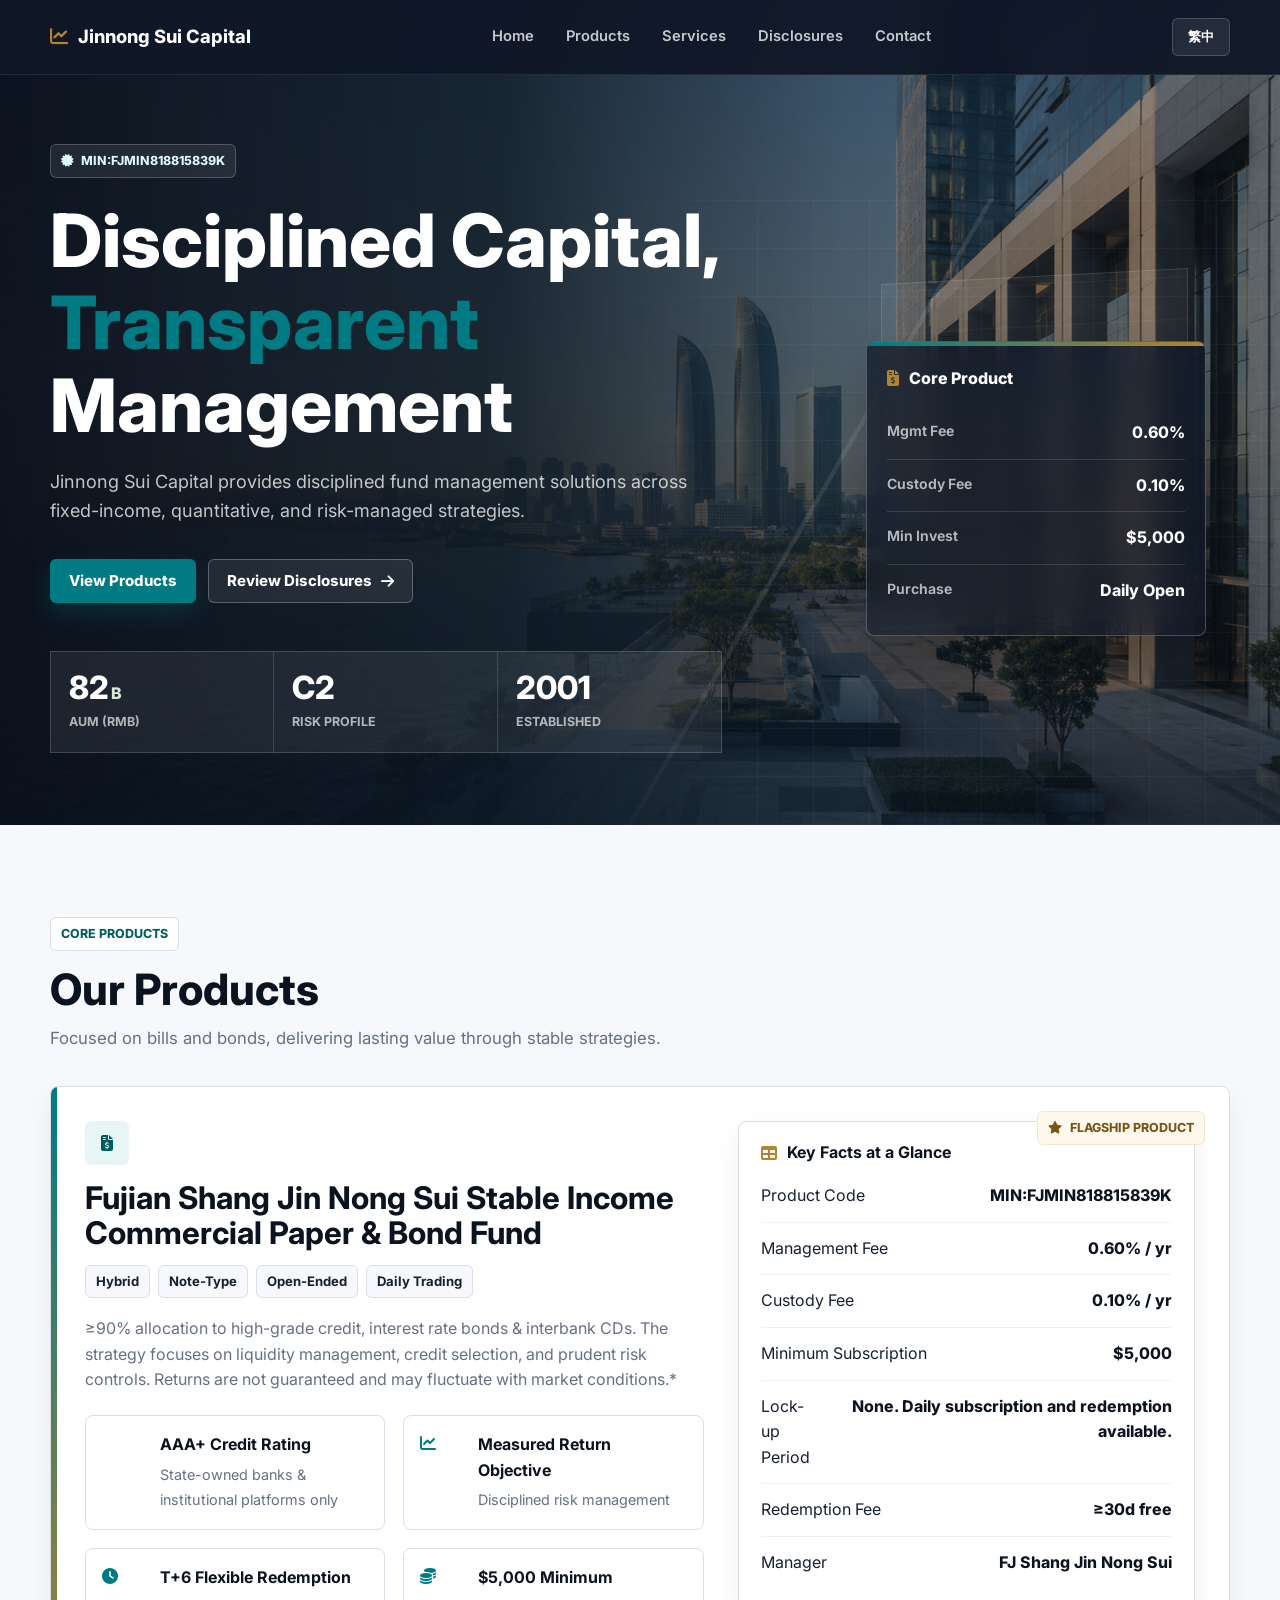
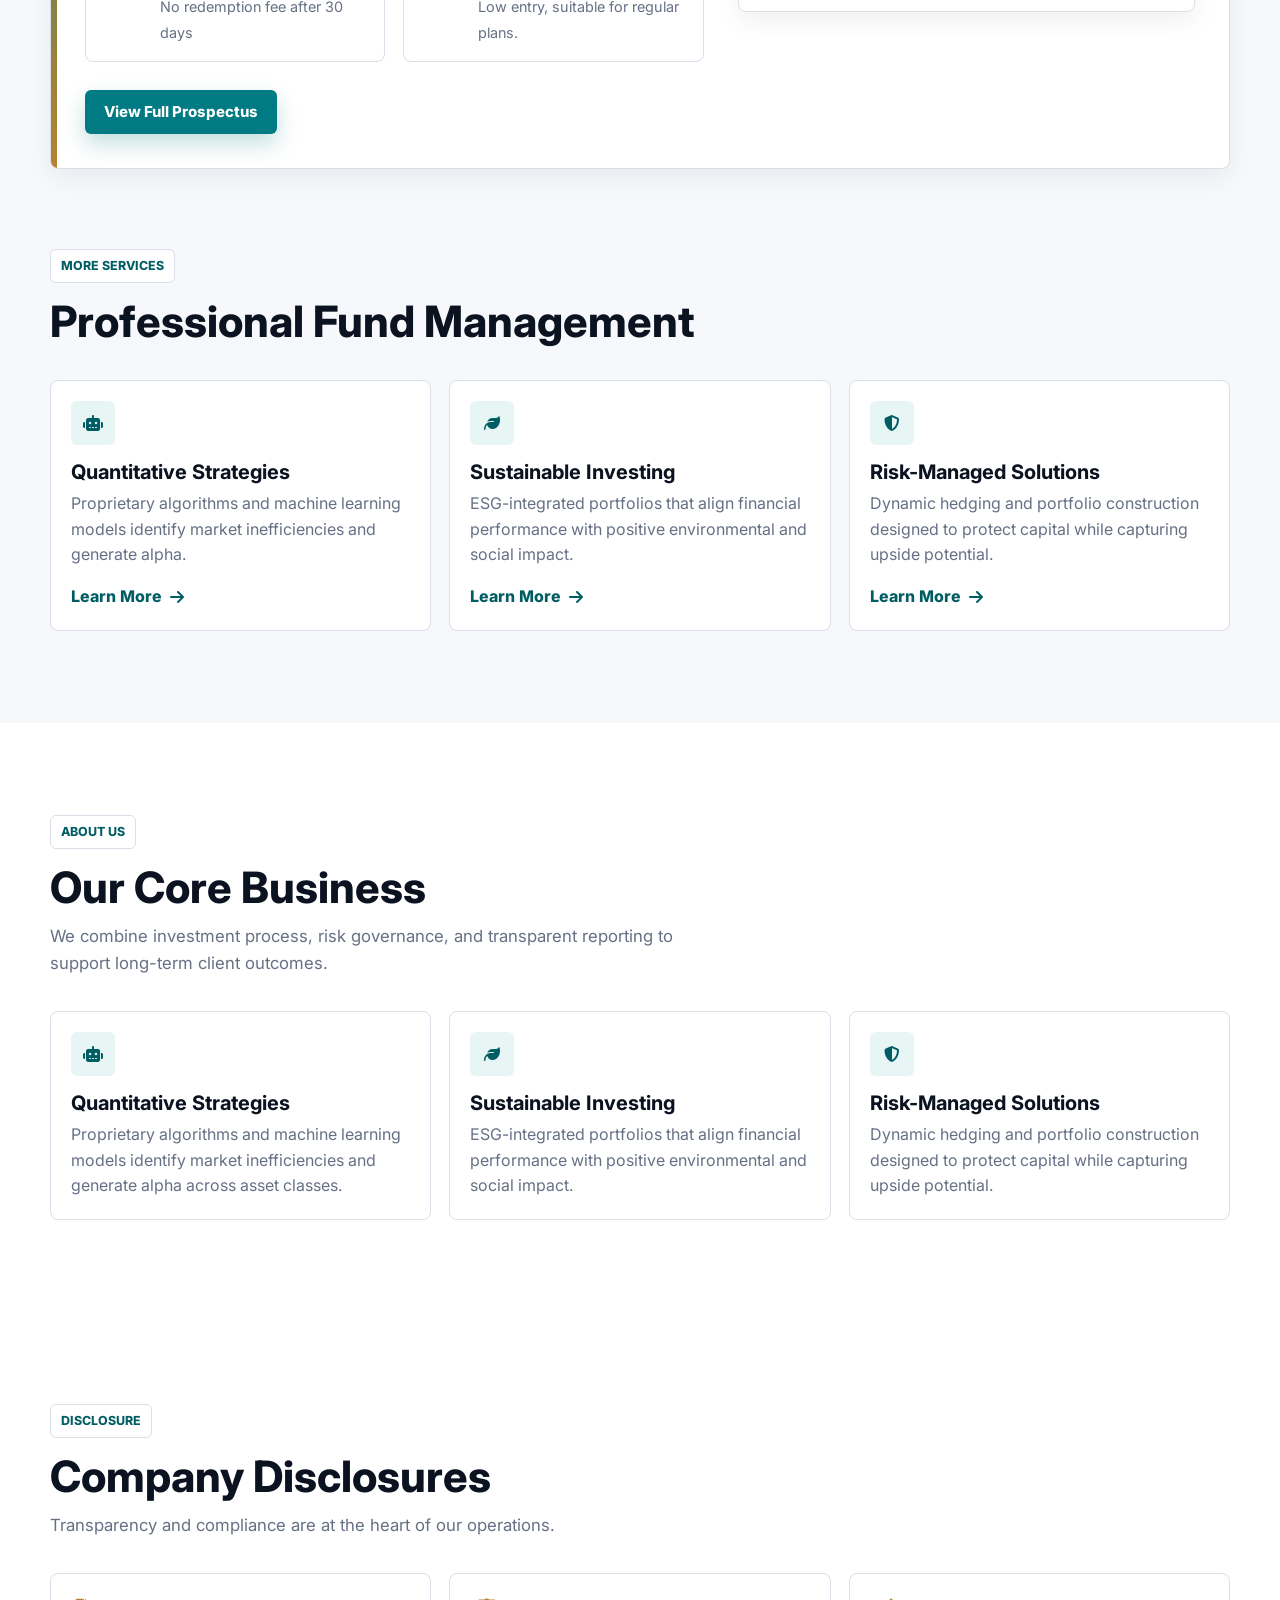
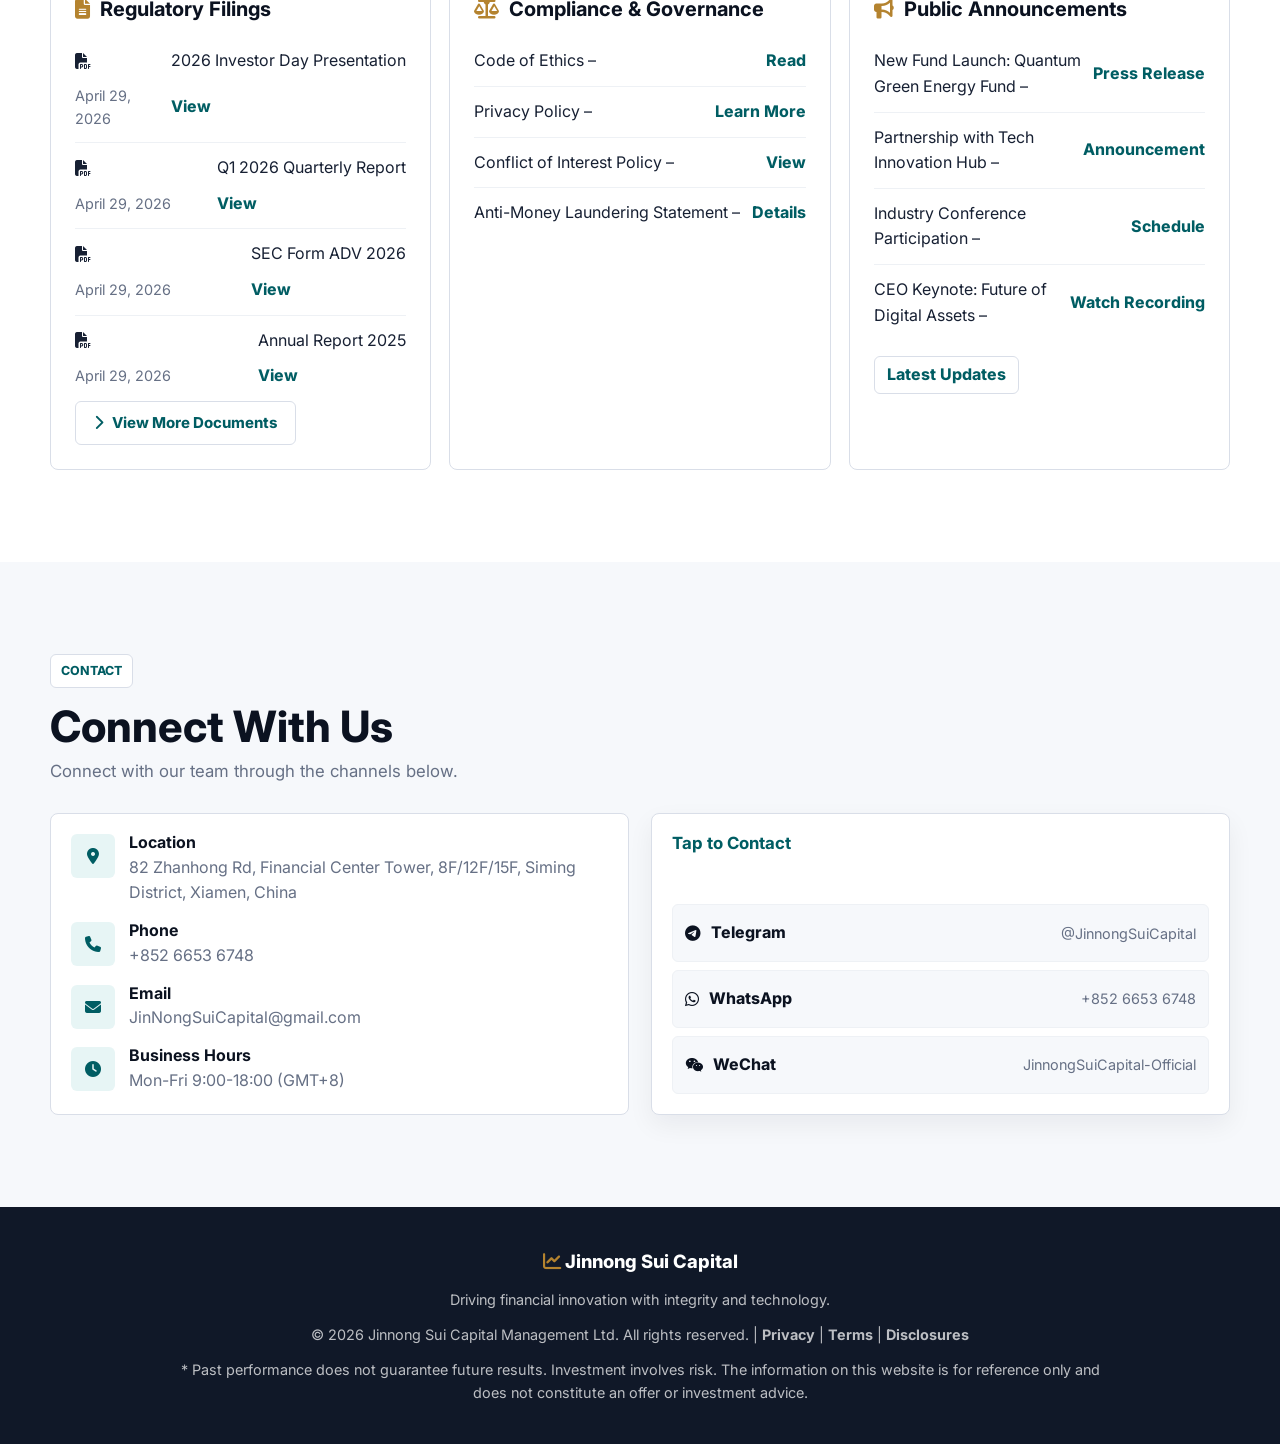
<file: index.html>
<!DOCTYPE html>
<html lang="en">
<head>
    <meta charset="UTF-8">
    <meta name="viewport" content="width=device-width, initial-scale=1.0">
    <title>Jinnong Sui Capital - Innovative Fund Management</title>
    <link rel="preconnect" href="https://fonts.googleapis.com">
    <link rel="preconnect" href="https://fonts.gstatic.com" crossorigin>
    <link rel="preconnect" href="https://cdnjs.cloudflare.com">
    <link rel="stylesheet" href="style.css">
    <link rel="stylesheet" href="https://cdnjs.cloudflare.com/ajax/libs/font-awesome/6.4.0/css/all.min.css" media="print" onload="this.media='all'">
    <link href="https://fonts.googleapis.com/css2?family=Inter:wght@300;400;500;600;700;800;900&display=swap" rel="stylesheet">
    <link rel="icon" type="image/svg+xml" href="favicon.svg">
    <script src="reports-data.js" defer></script>
    <script src="lang.js" defer></script>
    <script src="site.js" defer></script>
</head>
<body>
    <!-- Navigation -->
    <nav class="navbar">
        <div class="container">
            <a href="#" class="logo">
                <i class="fas fa-chart-line"></i>
                <span data-i18n="brand.name">Jinnong Sui Capital</span>
            </a>
            <ul class="nav-links">
                <li><a href="index.html#home" data-i18n="nav.home">Home</a></li>
                <li><a href="index.html#products" data-i18n="nav.products">Products</a></li>
                <li><a href="services.html" data-i18n="nav.services">Services</a></li>
                <li><a href="regulatory-filings.html" data-i18n="nav.disclosure">Disclosures</a></li>
                <li><a href="index.html#contact" data-i18n="nav.contact">Contact</a></li>
            </ul>
            <div class="nav-actions">
                <button class="lang-toggle">繁中</button>
                <button class="menu-toggle">
                    <i class="fas fa-bars"></i>
                </button>
            </div>
        </div>
    </nav>

    <!-- Hero Section -->
    <section id="home" class="hero">
        <div class="hero-bg"></div>
        <div class="container">
            <div class="hero-content">
                <div class="hero-badge">
                    <i class="fas fa-certificate"></i> <span data-i18n="brand.code">MIN:FJMIN818815839K</span>
                </div>
                <h1 data-i18n="hero.heading">Disciplined Capital, <span class="highlight">Transparent</span> Management</h1>
                <p class="subtitle" data-i18n="hero.subtitle">Jinnong Sui Capital provides disciplined fund management solutions across fixed-income, quantitative, and risk-managed strategies.</p>
                <div class="hero-actions">
                    <a href="#products" class="btn-primary" data-i18n="hero.cta">View Products</a>
                    <a href="regulatory-filings.html" class="btn-outline" data-i18n="hero.cta2">Review Disclosures <i class="fas fa-arrow-right"></i></a>
                </div>
                <div class="hero-stats">
                    <div class="hero-stat">
                        <span class="stat-value">82<span class="stat-unit" data-i18n="hero.stat1.unit">B</span></span>
                        <span class="stat-label" data-i18n="hero.stat1.label">AUM (RMB)</span>
                    </div>
                    <div class="hero-stat">
                        <span class="stat-value">C2<span class="stat-unit"></span></span>
                        <span class="stat-label" data-i18n="hero.stat2.label">Risk Profile</span>
                    </div>
                    <div class="hero-stat">
                        <span class="stat-value">2001</span>
                        <span class="stat-label" data-i18n="hero.stat3.label">Established</span>
                    </div>
                </div>
            </div>
            <div class="hero-visual">
                <div class="visual-ring"></div>
                <div class="visual-ring-2"></div>
                <div class="hero-card">
                    <div class="hero-card-header">
                        <i class="fas fa-file-invoice-dollar"></i>
                        <span data-i18n="hero.card.title">Core Product</span>
                    </div>
                    <div class="hero-card-body">
                        <div class="hero-card-row">
                            <span class="hcr-label" data-i18n="hero.card.mgmtFee">Mgmt Fee</span>
                            <span class="hcr-value">0.60%</span>
                        </div>
                        <div class="hero-card-row">
                            <span class="hcr-label" data-i18n="hero.card.custodyFee">Custody Fee</span>
                            <span class="hcr-value">0.10%</span>
                        </div>
                        <div class="hero-card-row">
                            <span class="hcr-label" data-i18n="hero.card.min">Min Invest</span>
                            <span class="hcr-value">$5,000</span>
                        </div>
                        <div class="hero-card-row">
                            <span class="hcr-label" data-i18n="hero.card.purchase">Purchase</span>
                            <span class="hcr-value" data-i18n="hero.card.daily">Daily Open</span>
                        </div>
                    </div>
                </div>
            </div>
        </div>
    </section>

    <!-- Products Section -->
    <section id="products" class="section products">
        <div class="container">
            <div class="section-header">
                <span class="section-tag" data-i18n="products.tag">Core Products</span>
                <h2 class="section-title" data-i18n="products.title">Our Products</h2>
                <p class="section-subtitle" data-i18n="products.subtitle">Focused on bills and bonds, delivering lasting value through stable strategies.</p>
            </div>

            <!-- Featured Fund Product -->
            <div class="featured-product">
                <div class="featured-badge">
                    <i class="fas fa-star"></i> <span data-i18n="products.featured.badge">Flagship Product</span>
                </div>
                <div class="featured-content">
                    <div class="featured-left">
                        <div class="fp-icon">
                            <i class="fas fa-file-invoice-dollar"></i>
                        </div>
                        <h3 class="fp-name" data-i18n="fund.name">Fujian Shang Jin Nong Sui Stable Income Commercial Paper & Bond Fund</h3>
                        <div class="fp-tags">
                            <span data-i18n="fund.tag1">Hybrid</span>
                            <span data-i18n="fund.tag2">Note-Type</span>
                            <span data-i18n="fund.tag3">Open-Ended</span>
                            <span data-i18n="fund.tag4">Daily Trading</span>
                        </div>
                        <p class="fp-desc" data-i18n="products.featured.desc">≥90% allocation to high-grade credit, interest rate bonds & interbank CDs. The strategy focuses on liquidity management, credit selection, and prudent risk controls. Returns are not guaranteed and may fluctuate with market conditions.*</p>
                        <div class="fp-highlights">
                            <div class="fph-item">
                                <i class="fas fa-shield-haltered"></i>
                                <div>
                                    <strong data-i18n="products.fph1.title">AAA+ Credit Rating</strong>
                                    <span data-i18n="products.fph1.desc">State-owned banks & institutional platforms only</span>
                                </div>
                            </div>
                            <div class="fph-item">
                                <i class="fas fa-chart-line"></i>
                                <div>
                                    <strong data-i18n="products.fph2.title">Measured Return Objective</strong>
                                    <span data-i18n="products.fph2.desc">Disciplined risk management</span>
                                </div>
                            </div>
                            <div class="fph-item">
                                <i class="fas fa-clock"></i>
                                <div>
                                    <strong data-i18n="products.fph3.title">T+6 Flexible Redemption</strong>
                                    <span data-i18n="products.fph3.desc">No redemption fee after 30 days</span>
                                </div>
                            </div>
                            <div class="fph-item">
                                <i class="fas fa-coins"></i>
                                <div>
                                    <strong data-i18n="products.fph4.title">$5,000 Minimum</strong>
                                    <span data-i18n="products.fph4.desc">Low entry, suitable for regular plans</span>
                                </div>
                            </div>
                        </div>
                        <a href="fund-product.html" class="btn-primary" data-i18n="fund.viewFull">
                            <i class="fas fa-book-open"></i> View Full Prospectus
                        </a>
                    </div>
                    <div class="featured-right">
                        <div class="featured-table">
                            <h4><i class="fas fa-table"></i> <span data-i18n="fund.facts.title">Key Facts at a Glance</span></h4>
                            <div class="ft-row"><span data-i18n="fund.facts.code">Product Code</span><span data-i18n="brand.code">MIN:FJMIN818815839K</span></div>
                            <div class="ft-row"><span data-i18n="fund.facts.mgmtFee">Management Fee</span><span>0.60% / yr</span></div>
                            <div class="ft-row"><span data-i18n="fund.facts.custodyFee">Custody Fee</span><span>0.10% / yr</span></div>
                            <div class="ft-row"><span data-i18n="fund.facts.min">Min Subscription</span><span>$5,000</span></div>
                            <div class="ft-row"><span data-i18n="fund.facts.lockup">Lock-up Period</span><span data-i18n="fund.facts.lockup.val">None</span></div>
                            <div class="ft-row"><span data-i18n="fund.facts.redemption">Redemption Fee</span><span data-i18n="fund.facts.redemption.short">≥30d free</span></div>
                            <div class="ft-row"><span data-i18n="fund.manager.label">Manager</span><span data-i18n="fund.manager.short">FJ Shang Jin Nong Sui</span></div>
                        </div>
                    </div>
                </div>
            </div>

            <!-- Other Services -->
            <div class="section-header" style="margin-top: 80px;">
                <span class="section-tag" data-i18n="services.tag">More Services</span>
                <h2 class="section-title" data-i18n="services.title">Professional Fund Management</h2>
            </div>
            <div class="service-cards">
                <a href="services.html" class="service-card-new">
                    <div class="scn-icon"><i class="fas fa-robot"></i></div>
                    <h3 data-i18n="services.card1.title">Quantitative Strategies</h3>
                    <p data-i18n="services.card1.desc">Proprietary algorithms and machine learning models identify market inefficiencies and generate alpha.</p>
                    <span class="scn-link"><span data-i18n="services.learnMore">Learn More</span> <i class="fas fa-arrow-right"></i></span>
                </a>
                <a href="services.html" class="service-card-new">
                    <div class="scn-icon"><i class="fas fa-leaf"></i></div>
                    <h3 data-i18n="services.card2.title">Sustainable Investing</h3>
                    <p data-i18n="services.card2.desc">ESG-integrated portfolios that align financial performance with positive environmental and social impact.</p>
                    <span class="scn-link"><span data-i18n="services.learnMore">Learn More</span> <i class="fas fa-arrow-right"></i></span>
                </a>
                <a href="services.html" class="service-card-new">
                    <div class="scn-icon"><i class="fas fa-shield-alt"></i></div>
                    <h3 data-i18n="services.card3.title">Risk-Managed Solutions</h3>
                    <p data-i18n="services.card3.desc">Dynamic hedging and portfolio construction designed to protect capital while capturing upside potential.</p>
                    <span class="scn-link"><span data-i18n="services.learnMore">Learn More</span> <i class="fas fa-arrow-right"></i></span>
                </a>
            </div>
        </div>
    </section>

    <!-- About Us -->
    <section id="about" class="section about">
        <div class="container">
            <div class="section-header">
                <span class="section-tag" data-i18n="about.tag">About Us</span>
                <h2 class="section-title" data-i18n="about.title">Our Core Business</h2>
                <p class="section-subtitle" data-i18n="about.subtitle">We combine investment process, risk governance, and transparent reporting to support long-term client outcomes.</p>
            </div>
            <div class="features">
                <div class="feature-card">
                    <div class="feature-icon"><i class="fas fa-robot"></i></div>
                    <h3 data-i18n="about.card1.title">Quantitative Strategies</h3>
                    <p data-i18n="about.card1.desc">Proprietary algorithms and machine learning models identify market inefficiencies and generate alpha across asset classes.</p>
                </div>
                <div class="feature-card">
                    <div class="feature-icon"><i class="fas fa-leaf"></i></div>
                    <h3 data-i18n="about.card2.title">Sustainable Investing</h3>
                    <p data-i18n="about.card2.desc">ESG-integrated portfolios that align financial performance with positive environmental and social impact.</p>
                </div>
                <div class="feature-card">
                    <div class="feature-icon"><i class="fas fa-shield-alt"></i></div>
                    <h3 data-i18n="about.card3.title">Risk-Managed Solutions</h3>
                    <p data-i18n="about.card3.desc">Dynamic hedging and portfolio construction designed to protect capital while capturing upside potential.</p>
                </div>
            </div>
        </div>
    </section>

    <!-- Disclosure Section -->
    <section id="disclosure" class="section disclosure">
        <div class="container">
            <div class="section-header">
                <span class="section-tag" data-i18n="disclosure.tag">Disclosure</span>
                <h2 class="section-title" data-i18n="disclosure.title">Company Disclosures</h2>
                <p class="section-subtitle" data-i18n="disclosure.subtitle">Transparency and compliance are at the heart of our operations.</p>
            </div>
            <div class="disclosure-content">
                <div class="disclosure-card">
                    <h3><i class="fas fa-file-alt"></i> <span data-i18n="disclosure.card1.title">Regulatory Filings</span></h3>
                    <ul id="recent-reports-list">
                        <li class="report-loading">Loading recent reports...</li>
                    </ul>
                    <a href="regulatory-filings.html" class="btn-more">
                        <i class="fas fa-chevron-right"></i> <span data-i18n="disclosure.card1.more">View More Documents</span>
                    </a>
                </div>
                <div class="disclosure-card">
                    <h3><i class="fas fa-balance-scale"></i> <span data-i18n="disclosure.card2.title">Compliance & Governance</span></h3>
                    <ul>
                        <li><span data-i18n="disclosure.card2.li1">Code of Ethics – </span><a href="compliance/code-of-ethics.html" data-i18n="disclosure.card2.li1.link">Read</a></li>
                        <li><span data-i18n="disclosure.card2.li2">Privacy Policy – </span><a href="compliance/privacy-policy.html" data-i18n="disclosure.card2.li2.link">Learn More</a></li>
                        <li><span data-i18n="disclosure.card2.li3">Conflict of Interest Policy – </span><a href="compliance/conflict-of-interest.html" data-i18n="disclosure.card2.li3.link">View</a></li>
                        <li><span data-i18n="disclosure.card2.li4">Anti-Money Laundering Statement – </span><a href="compliance/aml-statement.html" data-i18n="disclosure.card2.li4.link">Details</a></li>
                    </ul>
                </div>
                <div class="disclosure-card">
                    <h3><i class="fas fa-bullhorn"></i> <span data-i18n="disclosure.card3.title">Public Announcements</span></h3>
                    <ul>
                        <li><span data-i18n="disclosure.card3.li1">New Fund Launch: Quantum Green Energy Fund – </span><a href="announcements/quantum-green-energy-fund.html" data-i18n="disclosure.card3.li1.link">Press Release</a></li>
                        <li><span data-i18n="disclosure.card3.li2">Partnership with Tech Innovation Hub – </span><a href="announcements/tech-innovation-hub.html" data-i18n="disclosure.card3.li2.link">Announcement</a></li>
                        <li><span data-i18n="disclosure.card3.li3">Industry Conference Participation – </span><a href="announcements/industry-conference.html" data-i18n="disclosure.card3.li3.link">Schedule</a></li>
                        <li><span data-i18n="disclosure.card3.li4">CEO Keynote: Future of Digital Assets – </span><a href="announcements/ceo-keynote-digital-assets.html" data-i18n="disclosure.card3.li4.link">Watch Recording</a></li>
                    </ul>
                    <div class="fb-toggle" id="fbToggle">Latest Updates</div>
                    <div class="fb-wrap" id="fbWrap"></div>
                </div>
            </div>
        </div>
    </section>

    <!-- Contact -->
    <section id="contact" class="section contact">
        <div class="container">
            <div class="section-header">
                <span class="section-tag" data-i18n="contact.tag">Contact</span>
                <h2 class="section-title" data-i18n="contact.title">Connect With Us</h2>
                <p class="section-subtitle" data-i18n="contact.subtitle">Connect with our team through the channels below.</p>
            </div>
            <div class="contact-wrapper">
                <div class="contact-info">
                    <div class="info-item">
                        <i class="fas fa-map-marker-alt"></i>
                        <div>
                            <h4 data-i18n="contact.hq.label">Location</h4>
                            <p data-i18n="contact.hq.value">82 Zhanhong Rd, Financial Center Tower, 8F/12F/15F, Siming District, Xiamen, China</p>
                        </div>
                    </div>
                    <div class="info-item">
                        <i class="fas fa-phone"></i>
                        <div>
                            <h4 data-i18n="contact.phone.label">Phone</h4>
                            <p>+852 6653 6748</p>
                        </div>
                    </div>
                    <div class="info-item">
                        <i class="fas fa-envelope"></i>
                        <div>
                            <h4 data-i18n="contact.email.label">Email</h4>
                            <p>JinNongSuiCapital@gmail.com</p>
                        </div>
                    </div>
                    <div class="info-item">
                        <i class="fas fa-clock"></i>
                        <div>
                            <h4 data-i18n="contact.hours.label">Business Hours</h4>
                            <p data-i18n="contact.hours.value">Mon-Fri 9:00-18:00 (GMT+8)</p>
                        </div>
                    </div>
                </div>
                <div class="social-section">
                    <div class="social-card">
                        <h3 data-i18n="contact.social.title">Tap to Contact</h3>
                        <div class="social-links">
                            <a href="https://t.me/JinnongSuiCapital" target="_blank" rel="noopener noreferrer" class="social-link telegram">
                                <div class="social-label"><i class="fab fa-telegram"></i><span>Telegram</span></div>
                                <div class="social-account">@JinnongSuiCapital</div>
                            </a>
                            <a href="https://wa.me/85266536748" target="_blank" rel="noopener noreferrer" class="social-link whatsapp">
                                <div class="social-label"><i class="fab fa-whatsapp"></i><span>WhatsApp</span></div>
                                <div class="social-account">+852 6653 6748</div>
                            </a>
                            <div class="social-link wechat">
                                <div class="social-label"><i class="fab fa-weixin"></i><span>WeChat</span></div>
                                <div class="social-account">JinnongSuiCapital-Official</div>
                            </div>
                        </div>
                    </div>
                </div>
            </div>
        </div>
    </section>

    <!-- Footer -->
    <footer class="footer">
        <div class="container">
            <div class="footer-content">
                <div class="footer-logo"><i class="fas fa-chart-line"></i> <span data-i18n="brand.name">Jinnong Sui Capital</span></div>
                <p class="footer-tagline" data-i18n="footer.tagline">Driving financial innovation with integrity and technology.</p>
                <p class="copyright">&copy; 2026 <span data-i18n="brand.full">Jinnong Sui Capital Management Ltd.</span> <span data-i18n="footer.rights">All rights reserved.</span> | <a href="compliance/privacy-policy.html" data-i18n="footer.privacy">Privacy</a> | <a href="compliance/terms.html" data-i18n="footer.terms">Terms</a> | <a href="#disclosure" data-i18n="footer.disclosures">Disclosures</a></p>
                <p class="disclaimer-note" data-i18n="footer.disclaimer">* Past performance does not guarantee future results. Investment involves risk. The information on this website is for reference only and does not constitute an offer or investment advice.</p>
            </div>
        </div>
    </footer>

    <!-- Facebook SDK -->
    <div id="fb-root"></div>
    <script async defer crossorigin="anonymous" src="https://connect.facebook.net/en_US/sdk.js#xfbml=1&version=v22.0"></script>
</body>
</html>
</file>
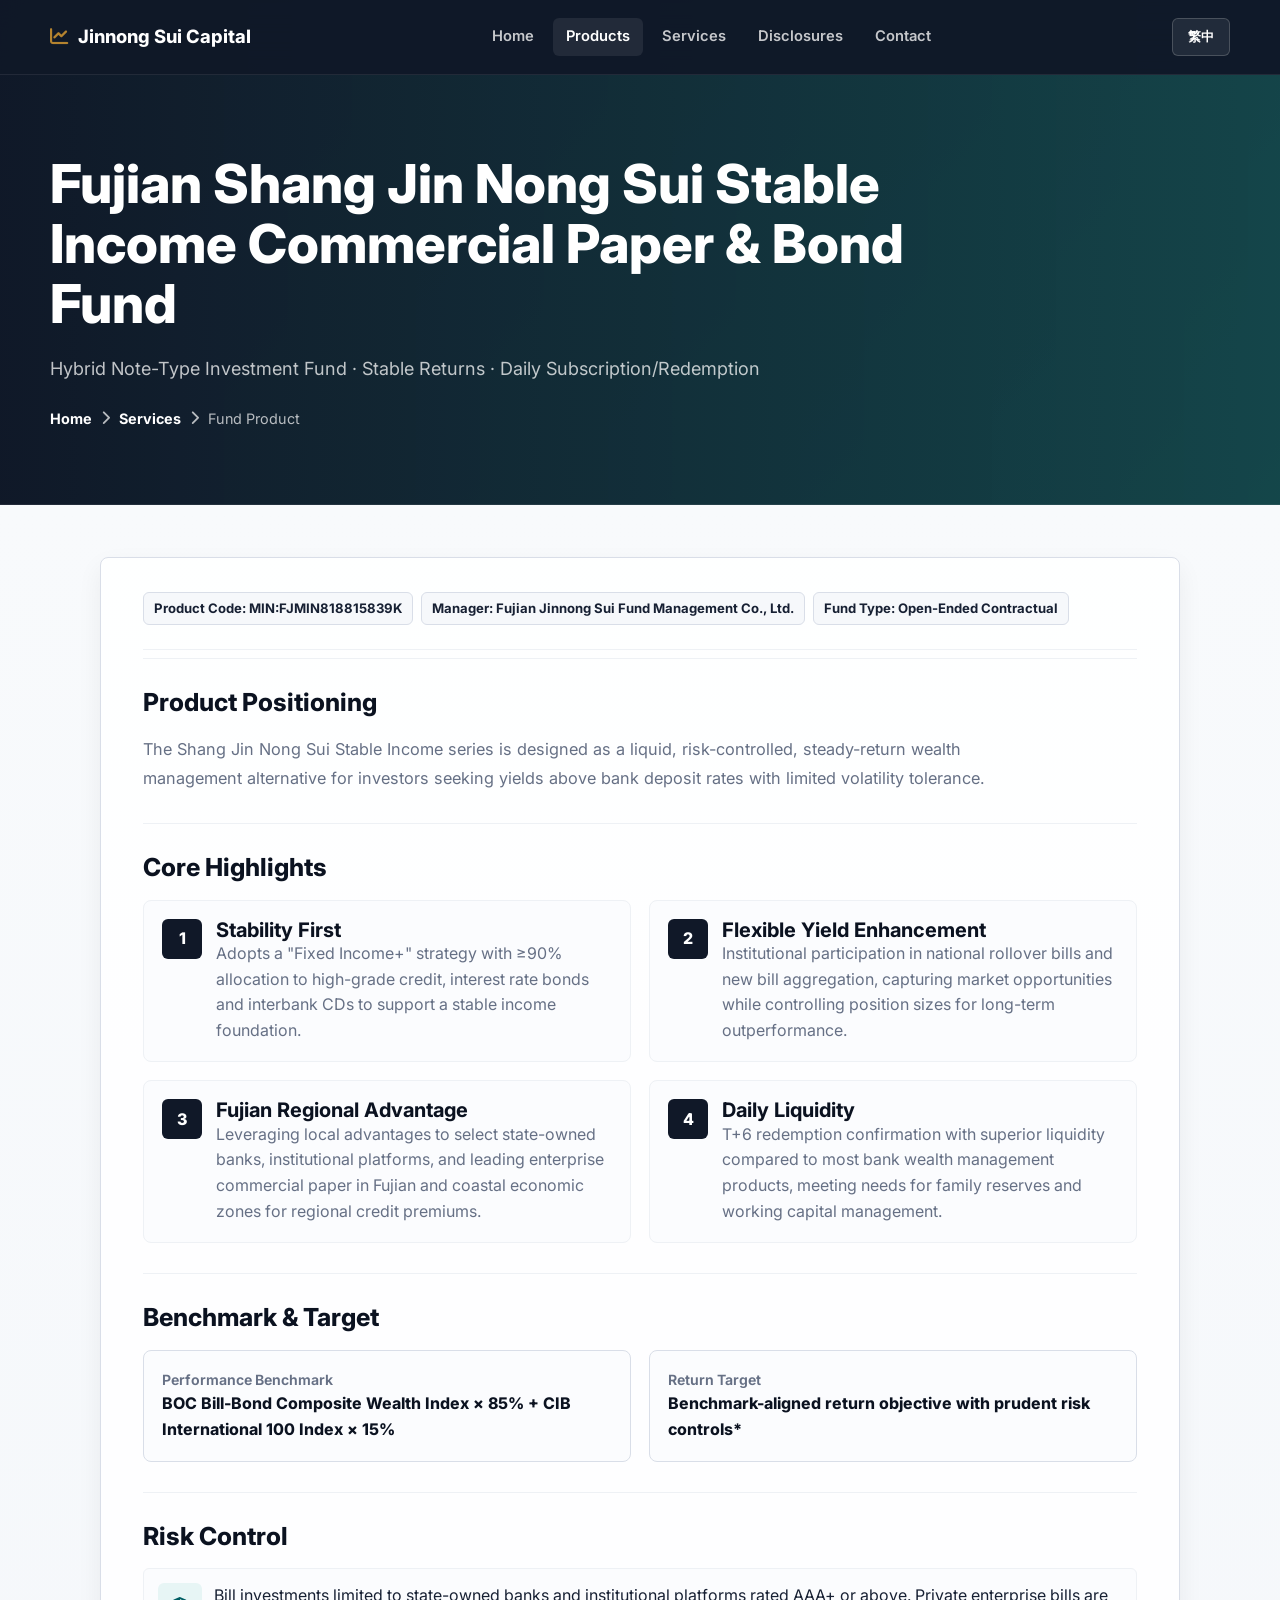
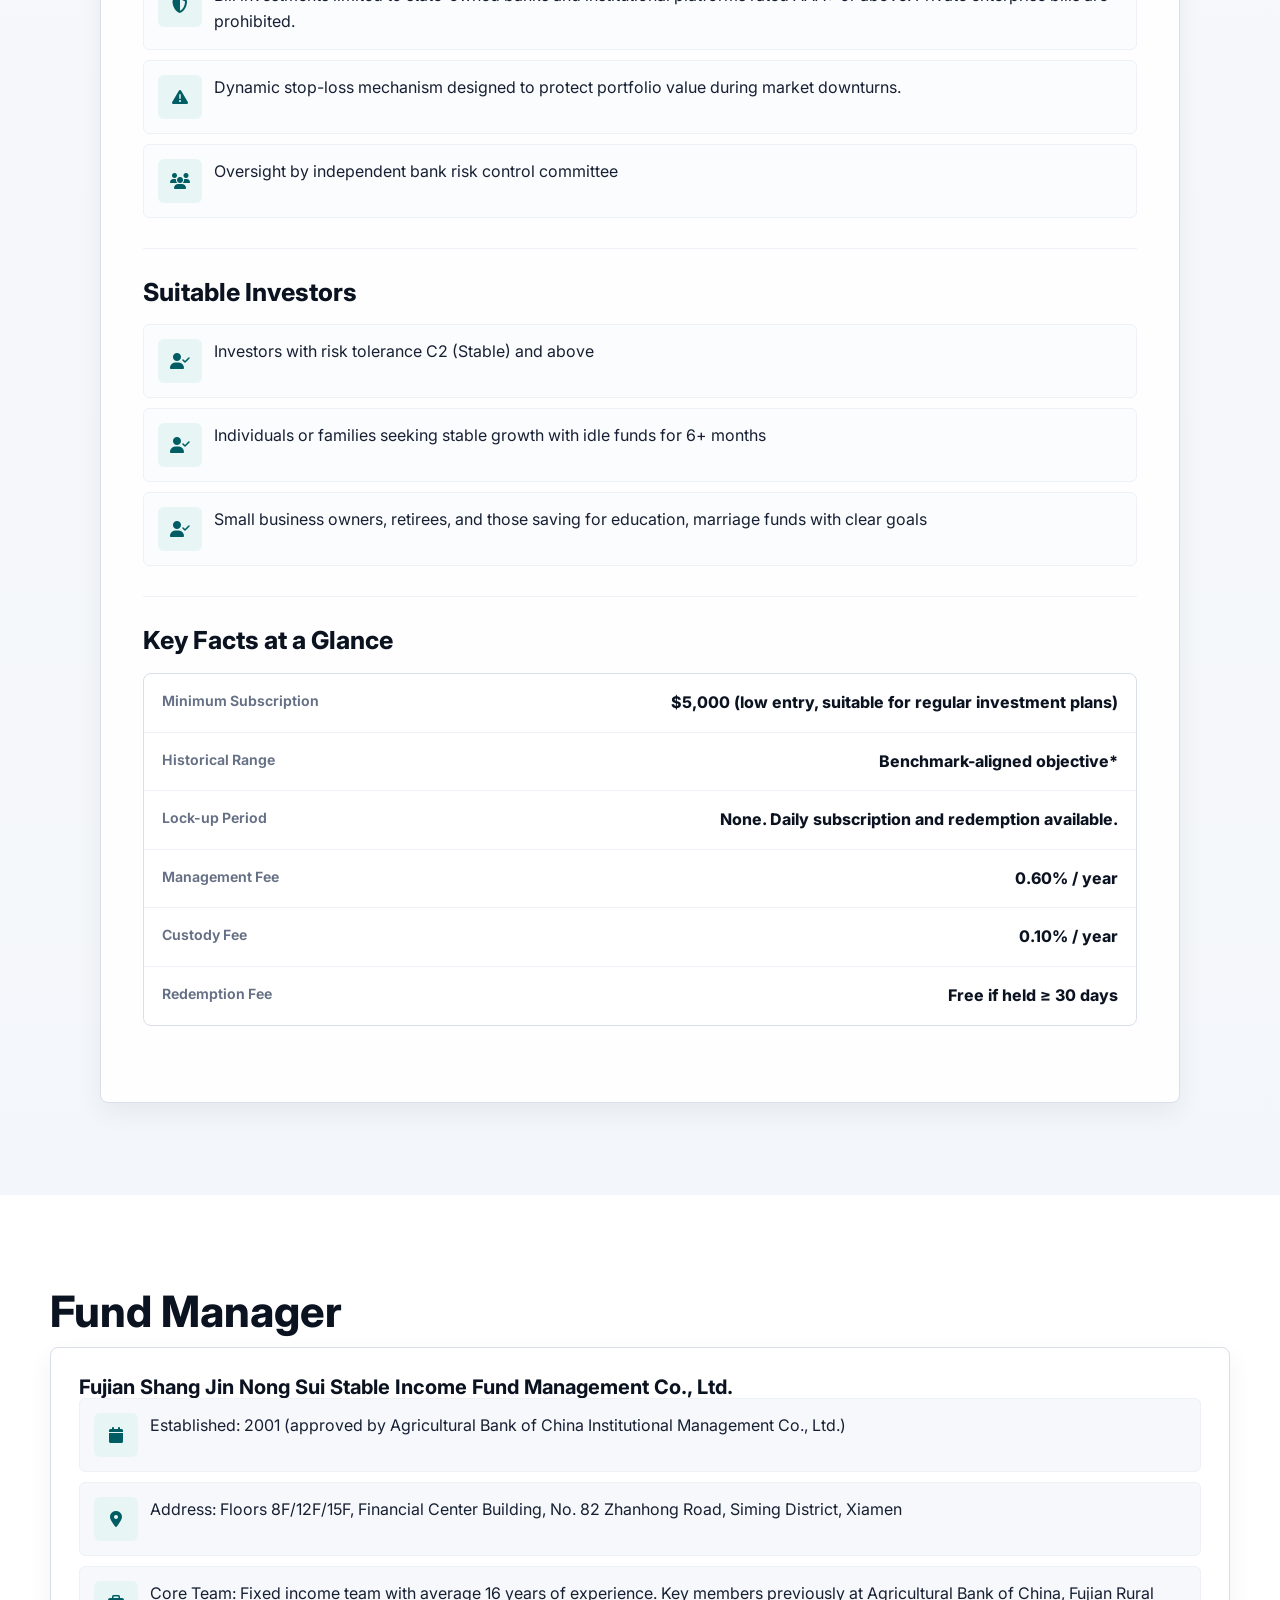
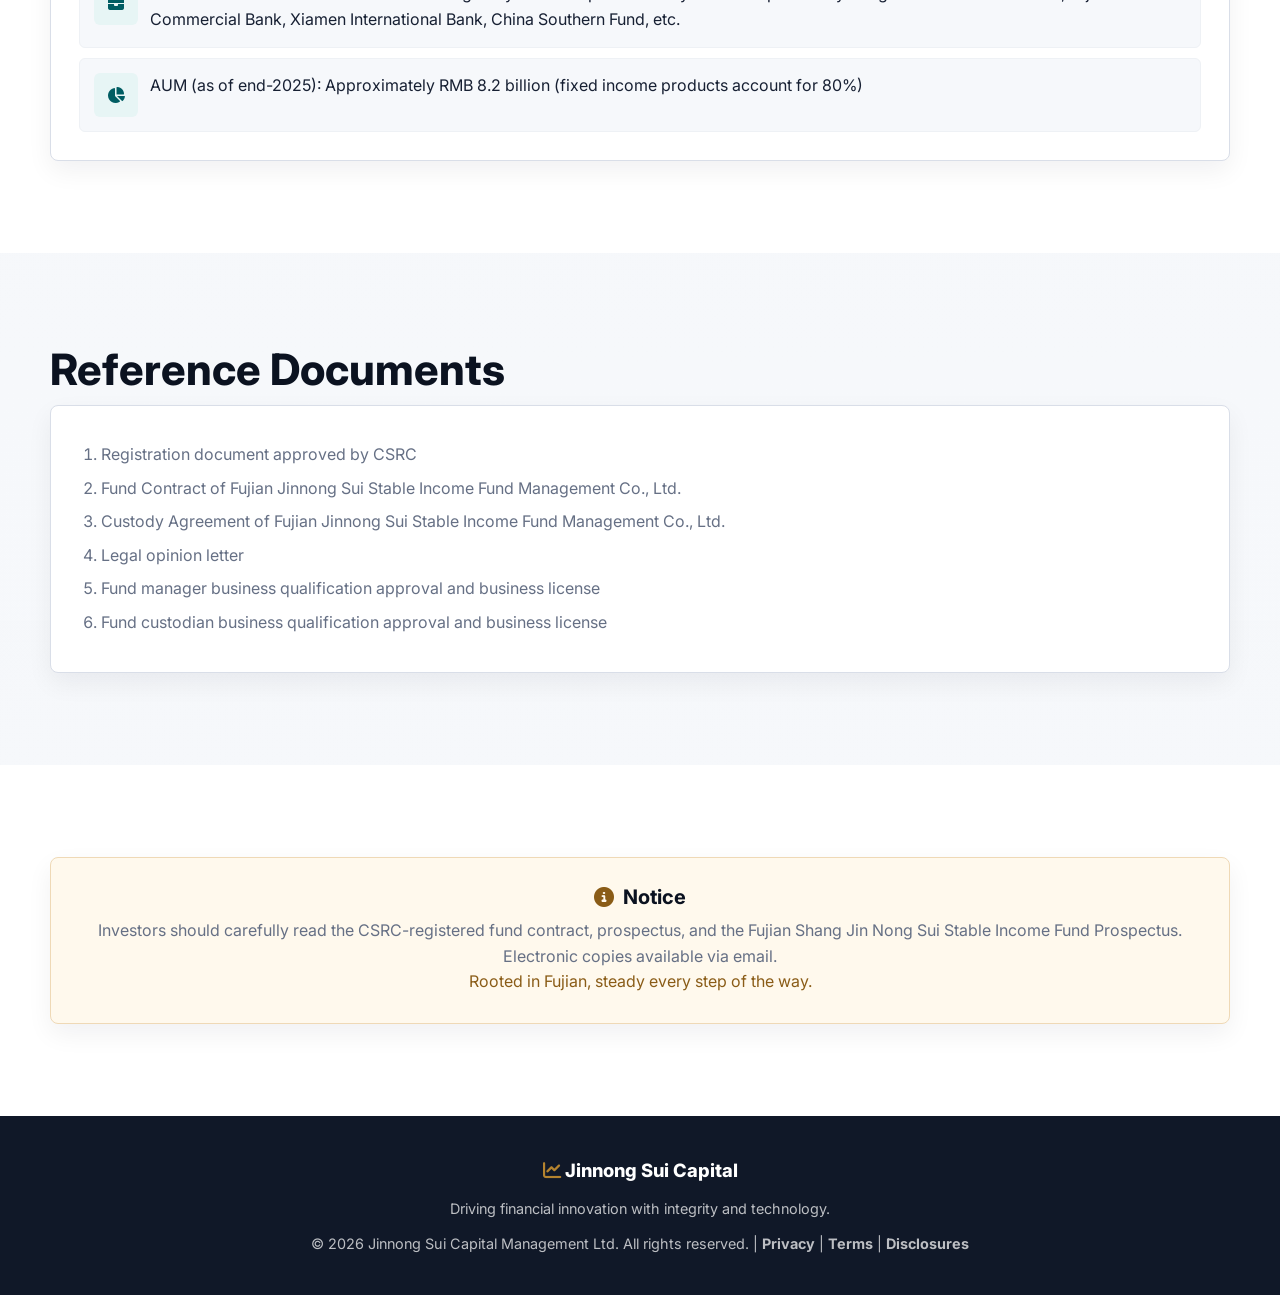
<file: fund-product.html>
<!DOCTYPE html>
<html lang="zh-Hant">
<head>
    <meta charset="UTF-8">
    <meta name="viewport" content="width=device-width, initial-scale=1.0">
    <title>福建商金农穗稳盈 - Jinnong Sui Capital</title>
    <link rel="preconnect" href="https://fonts.googleapis.com">
    <link rel="preconnect" href="https://fonts.gstatic.com" crossorigin>
    <link rel="preconnect" href="https://cdnjs.cloudflare.com">
    <link rel="stylesheet" href="style.css">
    <link rel="stylesheet" href="https://cdnjs.cloudflare.com/ajax/libs/font-awesome/6.4.0/css/all.min.css" media="print" onload="this.media='all'">
    <link href="https://fonts.googleapis.com/css2?family=Inter:wght@300;400;500;600;700&display=swap" rel="stylesheet">
    <link rel="icon" type="image/svg+xml" href="favicon.svg">
    <script src="lang.js" defer></script>
    <script src="site.js" defer></script>
</head>
<body>
    <nav class="navbar">
        <div class="container">
            <a href="index.html" class="logo">
                <i class="fas fa-chart-line"></i>
                <span data-i18n="brand.name">Jinnong Sui Capital</span>
            </a>
            <ul class="nav-links">
                <li><a href="index.html#home" data-i18n="nav.home">Home</a></li>
                <li><a href="index.html#products" class="active" data-i18n="nav.products">Products</a></li>
                <li><a href="services.html" data-i18n="nav.services">Services</a></li>
                <li><a href="regulatory-filings.html" data-i18n="nav.disclosure">Disclosures</a></li>
                <li><a href="index.html#contact" data-i18n="nav.contact">Contact</a></li>
            </ul>
            <div class="nav-actions">
                <button class="lang-toggle">繁中</button>
                <button class="menu-toggle">
                    <i class="fas fa-bars"></i>
                </button>
            </div>
        </div>
    </nav>

    <section class="page-header">
        <div class="container">
            <h1 data-i18n="fund.name">福建商金农穗稳盈收益类商票及债券基金</h1>
            <p class="subtitle" data-i18n="fund.subtitle">混合型票据类投资基金 · 稳健收益 · 每日开放申赎</p>
            <div class="breadcrumb">
                <a href="index.html" data-i18n="reg.breadcrumb.home">Home</a> <i class="fas fa-chevron-right"></i>
                <a href="services.html" data-i18n="nav.services">Services</a> <i class="fas fa-chevron-right"></i>
                <span data-i18n="fund.breadcrumb">Fund Product</span>
            </div>
        </div>
    </section>

    <section class="section fund-content">
        <div class="container">
            <!-- Product Quick Info -->
            <div class="fund-quick-info">
                <div class="fund-tag" data-i18n="fund.quickinfo.code">Product Code: MIN:FJMIN818815839K</div>
                <div class="fund-tag" data-i18n="fund.quickinfo.manager">Manager: Fujian Jinnong Sui Fund Management Co., Ltd.</div>
                <div class="fund-tag" data-i18n="fund.quickinfo.type">Fund Type: Open-Ended Contractual</div>
            </div>

            <!-- Product Positioning -->
            <div class="fund-section">
                <h2 data-i18n="fund.positioning.title">产品定位</h2>
                <p data-i18n="fund.positioning.desc">商金农穗稳盈商票债券系列致力于为投资者打造一款流动性较好、风险可控、收益稳健的理财替代工具。适合希望获得高于银行定期存款收益，并能承受有限波动的资金配置需求。</p>
            </div>

            <!-- Core Highlights -->
            <div class="fund-section">
                <h2 data-i18n="fund.highlights.title">核心亮点</h2>
                <div class="fund-highlights">
                    <div class="fund-highlight">
                        <div class="hl-num">1</div>
                        <div>
                            <h3 data-i18n="fund.h1.title">"稳"字当头</h3>
                            <p data-i18n="fund.h1.desc">采取"固收+"策略，不低于90%的资产配置于高等级信用、利率债及同业单，力求基础收益稳健。</p>
                        </div>
                    </div>
                    <div class="fund-highlight">
                        <div class="hl-num">2</div>
                        <div>
                            <h3 data-i18n="fund.h2.title">"重"在增厚，灵活增强</h3>
                            <p data-i18n="fund.h2.desc">经营及投资机构参与多项国家展期转票及新票统汇，在控制体量的前提下捕捉市场机会，力争长期超越纯商票展期收益。</p>
                        </div>
                    </div>
                    <div class="fund-highlight">
                        <div class="hl-num">3</div>
                        <div>
                            <h3 data-i18n="fund.h3.title">福建区域精选</h3>
                            <p data-i18n="fund.h3.desc">依托管理人在地优势，精选福建及沿海经济区国有银行、机构平台、龙头民生企业商票券，获取区域信用溢价，并参与各展期回购增加循环复利。</p>
                        </div>
                    </div>
                    <div class="fund-highlight">
                        <div class="hl-num">4</div>
                        <div>
                            <h3 data-i18n="fund.h4.title">每日开放，申赎灵活</h3>
                            <p data-i18n="fund.h4.desc">T+6确认赎回资金，流动性优于多数银行理财，满足家庭备用金、经营周转资金的灵活管理需求。</p>
                        </div>
                    </div>
                </div>
            </div>

            <!-- Benchmark & Target -->
            <div class="fund-section">
                <h2 data-i18n="fund.benchmark.title">基准与目标</h2>
                <div class="fund-metrics">
                    <div class="fund-metric">
                        <div class="metric-label" data-i18n="fund.benchmark.label">业绩比较基准</div>
                        <div class="metric-value" data-i18n="fund.benchmark.value">中银票债综合财富指数 × 85% + 商银国际100指数 × 15%</div>
                    </div>
                    <div class="fund-metric">
                        <div class="metric-label" data-i18n="fund.target.label">收益目标</div>
                        <div class="metric-value" data-i18n="fund.target.value">以基準為參考的回報目標，配合審慎風險控制*</div>
                    </div>
                </div>
            </div>

            <!-- Risk Control -->
            <div class="fund-section">
                <h2 data-i18n="fund.risk.title">风控机制</h2>
                <ul class="fund-list">
                    <li><i class="fas fa-shield-alt"></i> <span data-i18n="fund.risk.1">票券投资只选国有银行、机构平台AAA+及以上信用评级，禁投私企民企票债</span></li>
                    <li><i class="fas fa-exclamation-triangle"></i> <span data-i18n="fund.risk.2">设有动态防护机制，旨在市场下行期间保护投资组合价值</span></li>
                    <li><i class="fas fa-users"></i> <span data-i18n="fund.risk.3">银行独立风控委员会监督</span></li>
                </ul>
            </div>

            <!-- Target Audience -->
            <div class="fund-section">
                <h2 data-i18n="fund.audience.title">适合人群</h2>
                <ul class="fund-list">
                    <li><i class="fas fa-user-check"></i> <span data-i18n="fund.audience.1">风险偏好C2（稳健型）及以上的投资者</span></li>
                    <li><i class="fas fa-user-check"></i> <span data-i18n="fund.audience.2">希望用6个月以上闲置资金进行稳健增值的个人或家庭</span></li>
                    <li><i class="fas fa-user-check"></i> <span data-i18n="fund.audience.3">小微企业经营主、退休人士及教育金、婚嫁金等目标明确的储备者</span></li>
                </ul>
            </div>

            <!-- Quick Facts Table -->
            <div class="fund-section">
                <h2 data-i18n="fund.facts.title">产品要素速览</h2>
                <div class="fund-table">
                    <div class="fund-row">
                        <div class="fund-cell label" data-i18n="fund.facts.min">最低认购金额</div>
                        <div class="fund-cell" data-i18n="fund.facts.min.val">$5,000 元（起投低，适用定投）</div>
                    </div>
                    <div class="fund-row">
                        <div class="fund-cell label" data-i18n="fund.facts.return">收益率</div>
                        <div class="fund-cell" data-i18n="fund.facts.return.val">Benchmark-aligned objective*</div>
                    </div>
                    <div class="fund-row">
                        <div class="fund-cell label" data-i18n="fund.facts.lockup">封闭期</div>
                        <div class="fund-cell" data-i18n="fund.facts.lockup.val">无，每日开放申赎</div>
                    </div>
                    <div class="fund-row">
                        <div class="fund-cell label" data-i18n="fund.facts.mgmtFee">管理费</div>
                        <div class="fund-cell" data-i18n="fund.facts.mgmtFee.val">0.60% / 年</div>
                    </div>
                    <div class="fund-row">
                        <div class="fund-cell label" data-i18n="fund.facts.custodyFee">托管费</div>
                        <div class="fund-cell" data-i18n="fund.facts.custodyFee.val">0.10% / 年</div>
                    </div>
                    <div class="fund-row">
                        <div class="fund-cell label" data-i18n="fund.facts.redemption">赎回费率</div>
                        <div class="fund-cell" data-i18n="fund.facts.redemption.val">持有 ≥ 30 天免赎回费</div>
                    </div>
                </div>
            </div>
        </div>
    </section>

    <!-- Manager Info -->
    <section class="section disclosure">
        <div class="container">
            <h2 class="section-title" data-i18n="fund.manager.title">管理人介绍</h2>
            <div class="manager-card">
                <h3 data-i18n="fund.manager.name">福建商金农穗稳盈基金管理有限公司</h3>
                <ul class="fund-list">
                    <li><i class="fas fa-calendar"></i> <span data-i18n="fund.manager.established">成立时间：2001年（经中国农业银行机构管理有限公司批准设立）</span></li>
                    <li><i class="fas fa-map-marker-alt"></i> <span data-i18n="fund.manager.address">办公地址：厦门市思明区展鸿路82号金融中心大厦8F/12F/15F</span></li>
                    <li><i class="fas fa-briefcase"></i> <span data-i18n="fund.manager.team">核心团队：固定收益团队平均从业经验16年，主要成员任职于中国农业银行、福建农商银行、厦门国际银行、南方基金等机构</span></li>
                    <li><i class="fas fa-chart-pie"></i> <span data-i18n="fund.manager.aum">管理规模（截至2025年末）：约82亿元人民币（其中固收类产品占80%）</span></li>
                </ul>
            </div>
        </div>
    </section>

    <!-- Filing Documents -->
    <section class="section">
        <div class="container">
            <h2 class="section-title" data-i18n="fund.filing.title">Reference Documents</h2>
            <div class="filing-list">
                <ol>
                    <li data-i18n="fund.legal.li1">Registration document approved by CSRC</li>
                    <li data-i18n="fund.legal.li2">Fund Contract of Fujian Jinnong Sui Stable Income Fund Management Co., Ltd.</li>
                    <li data-i18n="fund.legal.li3">Custody Agreement of Fujian Jinnong Sui Stable Income Fund Management Co., Ltd.</li>
                    <li data-i18n="fund.legal.li4">Legal opinion letter</li>
                    <li data-i18n="fund.legal.li5">Fund manager business qualification approval and business license</li>
                    <li data-i18n="fund.legal.li6">Fund custodian business qualification approval and business license</li>
                </ol>
            </div>
        </div>
    </section>

    <!-- Disclaimer -->
    <section class="section disclosure">
        <div class="container">
            <div class="disclaimer-card">
                <h3><i class="fas fa-info-circle"></i> <span data-i18n="fund.disclaimer.title">提示</span></h3>
                <p data-i18n="fund.disclaimer.desc">投资者请仔细阅读央行关于《范基金合同》《范招募说明书》及我司《福建商金农穗稳盈基金管理有限公司基金招募说明书》领取电子档邮件。</p>
                <p class="disclaimer-tagline" data-i18n="fund.disclaimer.tagline">深耕福建，稳健伴您每一步。</p>
            </div>
        </div>
    </section>

    <footer class="footer">
        <div class="container">
            <div class="footer-content">
                <div class="footer-logo">
                    <i class="fas fa-chart-line"></i> Jinnong Sui Capital
                </div>
                <p class="footer-tagline" data-i18n="footer.tagline">Driving financial innovation with integrity and technology.</p>
                <p class="copyright">© 2026 <span data-i18n="brand.full">Jinnong Sui Capital Management Ltd.</span> <span data-i18n="footer.rights">All rights reserved.</span> | <a href="compliance/privacy-policy.html" data-i18n="footer.privacy">Privacy</a> | <a href="compliance/terms.html" data-i18n="footer.terms">Terms</a> | <a href="index.html#disclosure" data-i18n="footer.disclosures">Disclosures</a></p>
            </div>
        </div>
    </footer>

</body>
</html>
</file>
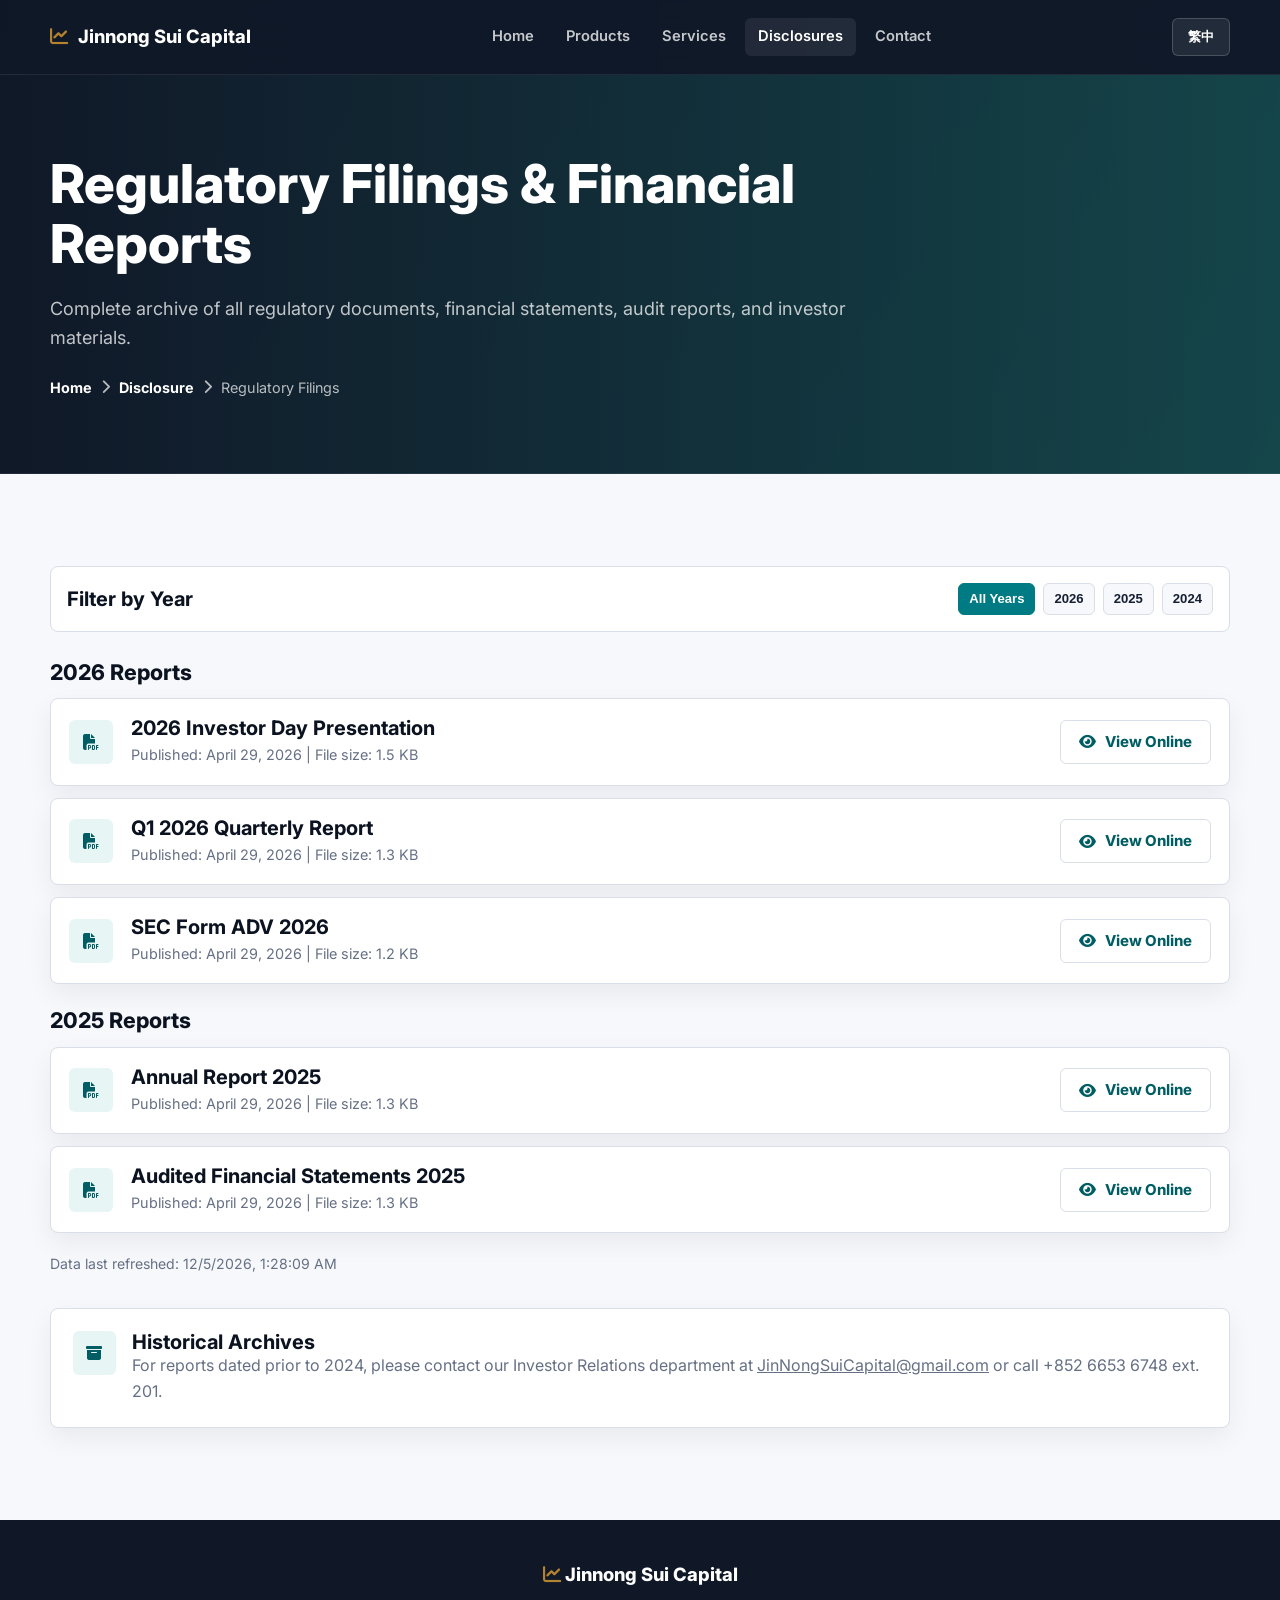
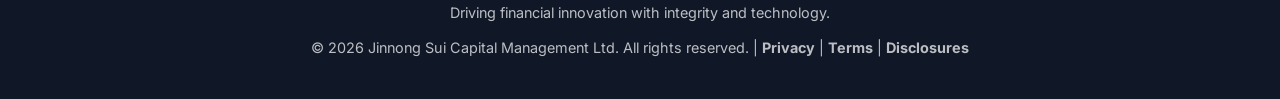
<file: regulatory-filings.html>
<!DOCTYPE html>
<html lang="en">
<head>
    <meta charset="UTF-8">
    <meta name="viewport" content="width=device-width, initial-scale=1.0">
    <title>Regulatory Filings & Reports - Jinnong Sui Capital</title>
    <link rel="preconnect" href="https://fonts.googleapis.com">
    <link rel="preconnect" href="https://fonts.gstatic.com" crossorigin>
    <link rel="preconnect" href="https://cdnjs.cloudflare.com">
    <link rel="stylesheet" href="style.css">
    <link rel="stylesheet" href="https://cdnjs.cloudflare.com/ajax/libs/font-awesome/6.4.0/css/all.min.css" media="print" onload="this.media='all'">
    <link href="https://fonts.googleapis.com/css2?family=Inter:wght@300;400;500;600;700&display=swap" rel="stylesheet">
    <link rel="icon" type="image/svg+xml" href="favicon.svg">
    <script src="reports-data.js" defer></script>
    <script src="lang.js" defer></script>
    <script src="site.js" defer></script>
</head>
<body>
    <!-- Navigation -->
    <nav class="navbar">
        <div class="container">
            <a href="index.html" class="logo">
                <i class="fas fa-chart-line"></i>
                <span data-i18n="brand.name">Jinnong Sui Capital</span>
            </a>
            <ul class="nav-links">
                <li><a href="index.html#home" data-i18n="nav.home">Home</a></li>
                <li><a href="index.html#products" data-i18n="nav.products">Products</a></li>
                <li><a href="services.html" data-i18n="nav.services">Services</a></li>
                <li><a href="regulatory-filings.html" class="active" data-i18n="nav.disclosure">Disclosures</a></li>
                <li><a href="index.html#contact" data-i18n="nav.contact">Contact</a></li>
            </ul>
            <div class="nav-actions">
                <button class="lang-toggle">繁中</button>
                <button class="menu-toggle">
                    <i class="fas fa-bars"></i>
                </button>
            </div>
        </div>
    </nav>

    <!-- Page Header -->
    <section class="page-header">
        <div class="container">
            <h1 data-i18n="reg.pageTitle">Regulatory Filings & Financial Reports</h1>
            <p class="subtitle" data-i18n="reg.pageSubtitle">Complete archive of all regulatory documents, financial statements, audit reports, and investor materials.</p>
            <div class="breadcrumb">
                <a href="index.html" data-i18n="reg.breadcrumb.home">Home</a> <i class="fas fa-chevron-right"></i>
                <a href="index.html#disclosure" data-i18n="reg.breadcrumb.disclosure">Disclosure</a> <i class="fas fa-chevron-right"></i>
                <span data-i18n="reg.breadcrumb.current">Regulatory Filings</span>
            </div>
        </div>
    </section>

    <!-- Reports Grid -->
    <section class="section reports-archive">
        <div class="container">
            <!-- Filters -->
            <div class="filters">
                <h3 data-i18n="reg.filter.year">Filter by Year</h3>
                <div class="filter-buttons">
                    <button class="filter-btn active" data-year="all" data-i18n="reg.filter.allYears">All Years</button>
                    <button class="filter-btn" data-year="2026">2026</button>
                    <button class="filter-btn" data-year="2025">2025</button>
                    <button class="filter-btn" data-year="2024">2024</button>
                </div>
            </div>

            <!-- Reports List (dynamic) -->
            <div class="reports-grid" id="reports-container">
                <!-- Dynamically rendered by JavaScript -->
            </div>

            <!-- No Results Message -->
            <div class="no-results" id="no-results" style="display:none;">
                <div class="notice-icon">
                    <i class="fas fa-search"></i>
                </div>
                <div class="notice-content">
                    <h3 data-i18n="reg.noMatch">No Matching Reports</h3>
                    <p data-i18n="reg.noMatch.desc">No reports match the current filter criteria. Try selecting a different year or type.</p>
                </div>
            </div>

            <!-- Last Updated -->
            <div class="last-updated" id="last-updated"></div>

            <!-- Archive Notice -->
            <div class="archive-notice">
                <div class="notice-icon">
                    <i class="fas fa-archive"></i>
                </div>
                <div class="notice-content">
                    <h3 data-i18n="reg.archive.title">Historical Archives</h3>
                    <p><span data-i18n="reg.archive.desc">For reports dated prior to 2024, please contact our Investor Relations department at</span> <a href="mailto:JinNongSuiCapital@gmail.com">JinNongSuiCapital@gmail.com</a> <span data-i18n="reg.archive.contact">or call +852 6653 6748 ext. 201.</span></p>
                </div>
            </div>
        </div>
    </section>

    <!-- Footer -->
    <footer class="footer">
        <div class="container">
            <div class="footer-content">
                <div class="footer-logo">
                    <i class="fas fa-chart-line"></i> Jinnong Sui Capital
                </div>
                <p class="footer-tagline" data-i18n="footer.tagline">Driving financial innovation with integrity and technology.</p>
                <p class="copyright">© 2026 <span data-i18n="brand.full">Jinnong Sui Capital Management Ltd.</span> <span data-i18n="footer.rights">All rights reserved.</span> | <a href="compliance/privacy-policy.html" data-i18n="footer.privacy">Privacy</a> | <a href="compliance/terms.html" data-i18n="footer.terms">Terms</a> | <a href="index.html#disclosure" data-i18n="footer.disclosures">Disclosures</a></p>
            </div>
        </div>
    </footer>

    <!-- JavaScript -->
    <script>
        // Icon mapping for report types
        function getFileIcon(filename) {
            var ext = filename.split('.').pop().toLowerCase();
            var icons = {
                pdf: 'fa-file-pdf',
                doc: 'fa-file-word', docx: 'fa-file-word',
                xls: 'fa-file-excel', xlsx: 'fa-file-excel', csv: 'fa-file-csv',
                ppt: 'fa-file-powerpoint', pptx: 'fa-file-powerpoint',
                png: 'fa-file-image', jpg: 'fa-file-image', jpeg: 'fa-file-image', gif: 'fa-file-image', svg: 'fa-file-image',
                zip: 'fa-file-archive', rar: 'fa-file-archive', '7z': 'fa-file-archive',
                txt: 'fa-file-alt', md: 'fa-file-alt',
                html: 'fa-file-code', xml: 'fa-file-code', json: 'fa-file-code'
            };
            return icons[ext] || 'fa-file';
        }

        var currentYearFilter = 'all';
        var currentTypeFilter = 'all';

        function renderReports() {
            var container = document.getElementById('reports-container');
            var reports = (typeof REGULATORY_REPORTS !== 'undefined') ? REGULATORY_REPORTS : [];

            if (reports.length === 0) {
                container.innerHTML = '<div class="no-results"><div class="notice-content"><h3 data-i18n="reg.noData">No Reports Found</h3><p data-i18n="reg.noData.desc">Add PDF files to the regulatory-docs folder on your computer, then run <code>node generate-reports.js</code> to update.</p></div></div>';
                return;
            }

            // Group by year
            var years = {};
            reports.forEach(function(r) {
                if (!years[r.year]) years[r.year] = [];
                years[r.year].push(r);
            });

            // Sort years descending
            var yearKeys = Object.keys(years).sort(function(a, b) { return b - a; });

            var html = '';
            yearKeys.forEach(function(year) {
                var yearReports = years[year];
                var yearHidden = (currentYearFilter !== 'all' && currentYearFilter !== year) ? ' style="display:none"' : '';
                var hasVisible = false;

                var cardsHtml = '';
                yearReports.forEach(function(report) {
                    var typeHidden = (currentTypeFilter !== 'all' && currentTypeFilter !== report.type) ? ' style="display:none"' : '';
                    if (currentTypeFilter === 'all' || currentTypeFilter === report.type) hasVisible = true;

                    var icon = getFileIcon(report.filename);
                    var desc = report.description ? '<p>' + escapeHtml(report.description) + '</p>' : '';

                    cardsHtml +=
                        '<div class="report-card" data-year="' + report.year + '" data-type="' + report.type + '"' + typeHidden + '>' +
                            '<div class="report-icon">' +
                                '<i class="fas ' + icon + '"></i>' +
                            '</div>' +
                            '<div class="report-info">' +
                                '<h3>' + escapeHtml(report.title) + '</h3>' +
                                '<p class="report-meta"><span data-i18n="published">Published</span>: ' + escapeHtml(report.date) + ' | File size: ' + escapeHtml(report.size) + '</p>' +
                                desc +
                            '</div>' +
                            '<div class="report-actions">' +
                                '<a href="' + escapeHtml(report.path) + '" class="btn-view" data-pdf="' + escapeHtml(report.path) + '"><i class="fas fa-eye"></i> <span data-i18n="btn.viewOnline">View Online</span></a>' +
                            '</div>' +
                        '</div>';
                });

                var groupDisplay = (yearHidden === '' && (currentTypeFilter === 'all' || hasVisible)) ? '' : ' style="display:none"';

                html +=
                    '<div class="report-year-group" data-year="' + year + '"' + groupDisplay + '>' +
                        '<h2 class="year-title">' + year + ' Reports</h2>' +
                        '<div class="report-cards">' +
                            cardsHtml +
                        '</div>' +
                    '</div>';
            });

            container.innerHTML = html;

            // Show no-results if nothing visible
            var visibleCards = container.querySelectorAll('.report-card[style*="display:none"]');
            var totalCards = container.querySelectorAll('.report-card');
            var noResults = document.getElementById('no-results');
            if (totalCards.length > 0 && visibleCards.length === totalCards.length) {
                noResults.style.display = 'flex';
            } else {
                noResults.style.display = 'none';
            }

            // Re-apply translations after rendering
            if (typeof window.applyTranslations === 'function') {
                var lang = window.getCurrentLang ? window.getCurrentLang() : (localStorage.getItem('apex-lang') || 'en');
                window.applyTranslations(lang);
            }
            if (window.siteUtils && typeof window.siteUtils.initPdfLinks === 'function') {
                window.siteUtils.initPdfLinks();
            }
        }

        function escapeHtml(str) {
            var div = document.createElement('div');
            div.textContent = str;
            return div.innerHTML;
        }

        // Update last-updated timestamp
        function updateTimestamp() {
            var el = document.getElementById('last-updated');
            if (el) {
                el.textContent = 'Data last refreshed: ' + new Date().toLocaleString();
            }
        }

        // Init
        document.addEventListener('DOMContentLoaded', function() {
            // Render dynamic reports
            renderReports();

            // PDF links: use window.open to avoid replacing page on mobile
            document.getElementById('reports-container').addEventListener('click', function(e) {
                var link = e.target.closest('.btn-view');
                if (link && link.getAttribute('data-pdf')) {
                    e.preventDefault();
                    window.open(link.getAttribute('data-pdf'), '_blank', 'noopener');
                }
            });

            // Filter buttons
            var yearBtns = document.querySelectorAll('[data-year]');

            yearBtns.forEach(function(btn) {
                btn.addEventListener('click', function() {
                    yearBtns.forEach(function(b) {
                        if (b.hasAttribute('data-year')) b.classList.remove('active');
                    });
                    this.classList.add('active');
                    currentYearFilter = this.getAttribute('data-year');
                    // Reset type buttons if year changes (except initial load)
                    renderReports();
                });
            });

            updateTimestamp();
        });
    </script>
</body>
</html>
</file>
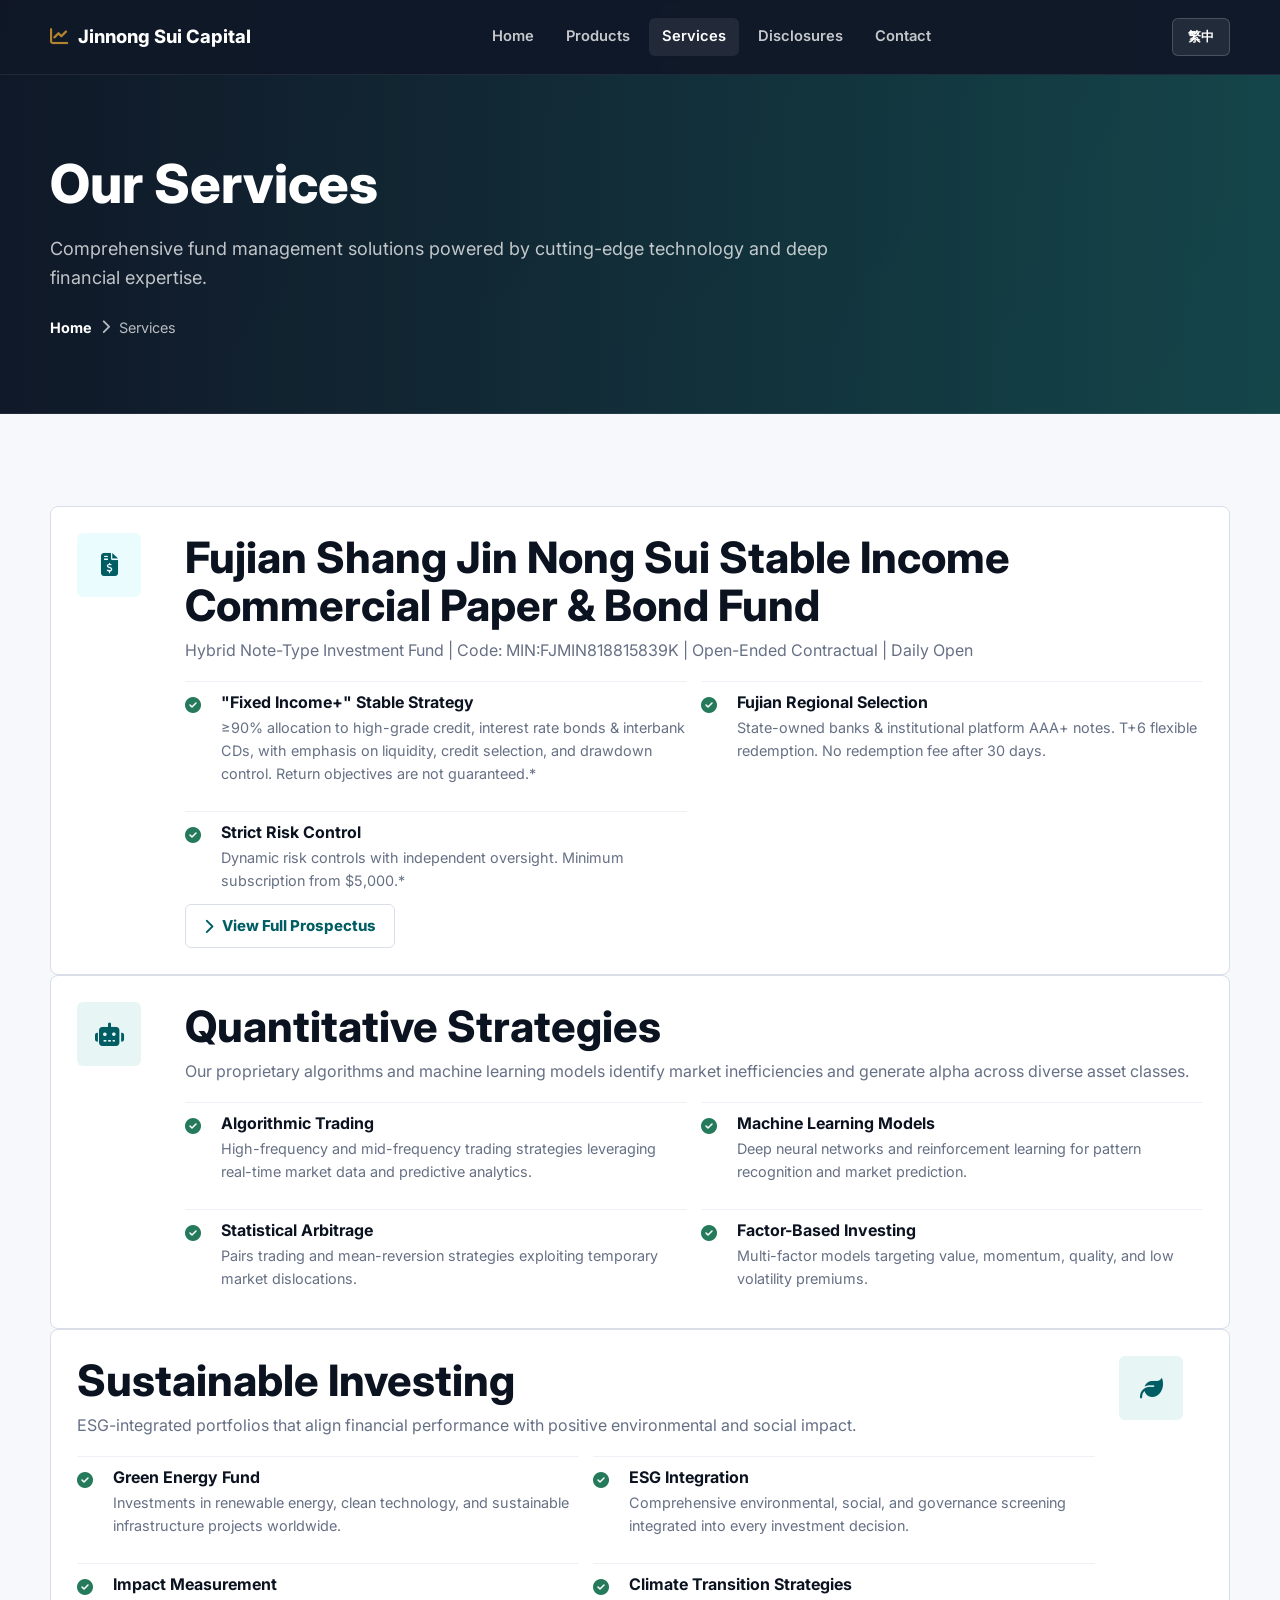
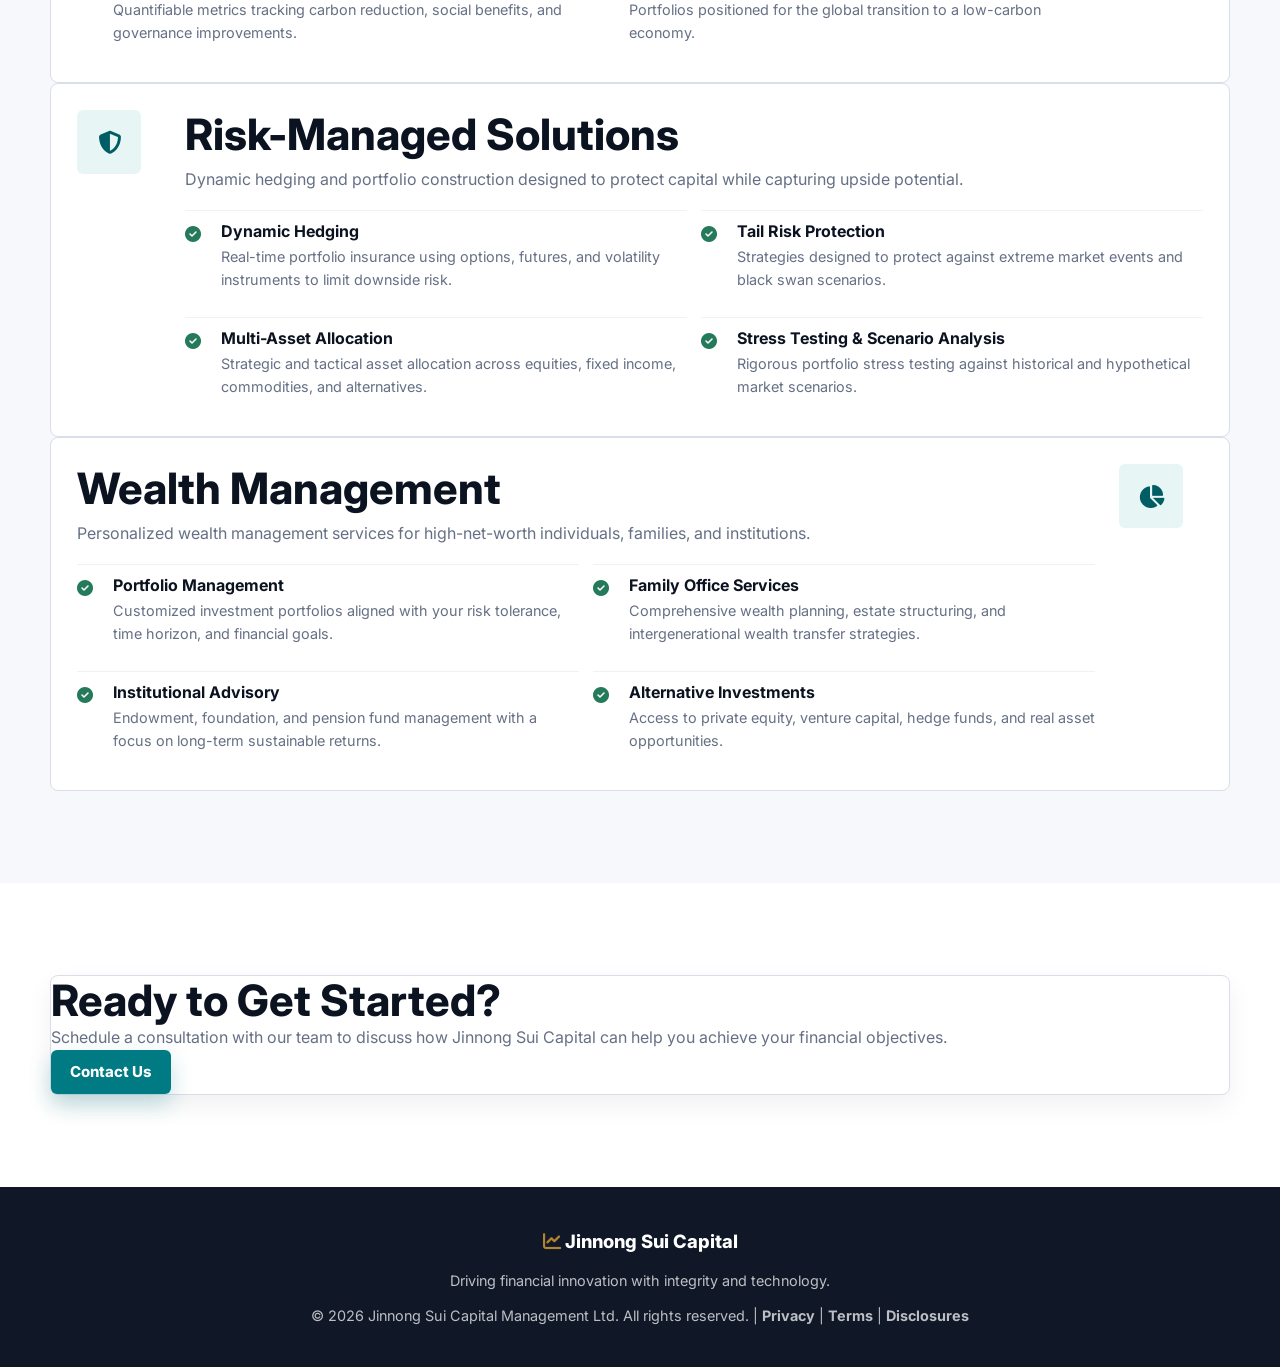
<file: services.html>
<!DOCTYPE html>
<html lang="en">
<head>
    <meta charset="UTF-8">
    <meta name="viewport" content="width=device-width, initial-scale=1.0">
    <title>Our Services - Jinnong Sui Capital</title>
    <link rel="preconnect" href="https://fonts.googleapis.com">
    <link rel="preconnect" href="https://fonts.gstatic.com" crossorigin>
    <link rel="preconnect" href="https://cdnjs.cloudflare.com">
    <link rel="stylesheet" href="style.css">
    <link rel="stylesheet" href="https://cdnjs.cloudflare.com/ajax/libs/font-awesome/6.4.0/css/all.min.css" media="print" onload="this.media='all'">
    <link href="https://fonts.googleapis.com/css2?family=Inter:wght@300;400;500;600;700&display=swap" rel="stylesheet">
    <link rel="icon" type="image/svg+xml" href="favicon.svg">
    <script src="lang.js" defer></script>
    <script src="site.js" defer></script>
</head>
<body>
    <!-- Navigation -->
    <nav class="navbar">
        <div class="container">
            <a href="index.html" class="logo">
                <i class="fas fa-chart-line"></i>
                <span data-i18n="brand.name">Jinnong Sui Capital</span>
            </a>
            <ul class="nav-links">
                <li><a href="index.html#home" data-i18n="nav.home">Home</a></li>
                <li><a href="index.html#products" data-i18n="nav.products">Products</a></li>
                <li><a href="services.html" class="active" data-i18n="nav.services">Services</a></li>
                <li><a href="regulatory-filings.html" data-i18n="nav.disclosure">Disclosures</a></li>
                <li><a href="index.html#contact" data-i18n="nav.contact">Contact</a></li>
            </ul>
            <div class="nav-actions">
                <button class="lang-toggle">繁中</button>
                <button class="menu-toggle">
                    <i class="fas fa-bars"></i>
                </button>
            </div>
        </div>
    </nav>

    <!-- Page Header -->
    <section class="page-header">
        <div class="container">
            <h1 data-i18n="svc.pageTitle">Our Services</h1>
            <p class="subtitle" data-i18n="svc.pageSubtitle">Comprehensive fund management solutions powered by cutting-edge technology and deep financial expertise.</p>
            <div class="breadcrumb">
                <a href="index.html" data-i18n="reg.breadcrumb.home">Home</a> <i class="fas fa-chevron-right"></i>
                <span data-i18n="svc.breadcrumb.current">Services</span>
            </div>
        </div>
    </section>

    <!-- Services Detail -->
    <section class="section services-detail">
        <div class="container">
            <!-- Fund Product -->
            <div class="service-block fund-product-block">
                <div class="service-icon-large" style="background: rgba(0, 212, 255, 0.08); border-color: rgba(0, 212, 255, 0.25);">
                    <i class="fas fa-file-invoice-dollar"></i>
                </div>
                <div class="service-content">
                    <h2 data-i18n="fund.name">福建商金农穗稳盈收益类商票及债券基金</h2>
                    <p class="service-intro" data-i18n="fund.summary">混合型票据类投资基金 | 产品代码：閩:FJMIN818815839K | 契约型开放式 | 每日开放申赎</p>
                    <div class="service-features">
                        <div class="service-feature">
                            <i class="fas fa-check-circle"></i>
                            <div>
                                <h4 data-i18n="fund.hl1.title">"固收+"稳健策略</h4>
                                <p data-i18n="fund.hl1.desc">≥90% allocation to high-grade credit, interest rate bonds & interbank CDs, with emphasis on liquidity, credit selection, and drawdown control. Return objectives are not guaranteed.*</p>
                            </div>
                        </div>
                        <div class="service-feature">
                            <i class="fas fa-check-circle"></i>
                            <div>
                                <h4 data-i18n="fund.hl2.title">福建区域精选</h4>
                                <p data-i18n="fund.hl2.desc">国有银行及机构平台AAA+票据，T+6灵活申赎，持有≥30天免赎回费。</p>
                            </div>
                        </div>
                        <div class="service-feature">
                            <i class="fas fa-check-circle"></i>
                            <div>
                                <h4 data-i18n="fund.hl3.title">严格风控</h4>
                                <p data-i18n="fund.hl3.desc">动态风险控制及独立监督机制，最低认购$5,000元。*</p>
                            </div>
                        </div>
                    </div>
                    <a href="fund-product.html" class="btn-more">
                        <i class="fas fa-chevron-right"></i> <span data-i18n="fund.viewFull">查看完整产品说明书</span>
                    </a>
                </div>
            </div>

            <div class="service-block">
                <div class="service-icon-large">
                    <i class="fas fa-robot"></i>
                </div>
                <div class="service-content">
                    <h2 data-i18n="svc.qs.title">Quantitative Strategies</h2>
                    <p class="service-intro" data-i18n="svc.qs.intro">Our proprietary algorithms and machine learning models identify market inefficiencies and generate alpha across diverse asset classes.</p>
                    <div class="service-features">
                        <div class="service-feature">
                            <i class="fas fa-check-circle"></i>
                            <div>
                                <h4 data-i18n="svc.qs.f1.title">Algorithmic Trading</h4>
                                <p data-i18n="svc.qs.f1.desc">High-frequency and mid-frequency trading strategies leveraging real-time market data and predictive analytics.</p>
                            </div>
                        </div>
                        <div class="service-feature">
                            <i class="fas fa-check-circle"></i>
                            <div>
                                <h4 data-i18n="svc.qs.f2.title">Machine Learning Models</h4>
                                <p data-i18n="svc.qs.f2.desc">Deep neural networks and reinforcement learning for pattern recognition and market prediction.</p>
                            </div>
                        </div>
                        <div class="service-feature">
                            <i class="fas fa-check-circle"></i>
                            <div>
                                <h4 data-i18n="svc.qs.f3.title">Statistical Arbitrage</h4>
                                <p data-i18n="svc.qs.f3.desc">Pairs trading and mean-reversion strategies exploiting temporary market dislocations.</p>
                            </div>
                        </div>
                        <div class="service-feature">
                            <i class="fas fa-check-circle"></i>
                            <div>
                                <h4 data-i18n="svc.qs.f4.title">Factor-Based Investing</h4>
                                <p data-i18n="svc.qs.f4.desc">Multi-factor models targeting value, momentum, quality, and low volatility premiums.</p>
                            </div>
                        </div>
                    </div>
                </div>
            </div>

            <div class="service-block reverse">
                <div class="service-icon-large">
                    <i class="fas fa-leaf"></i>
                </div>
                <div class="service-content">
                    <h2 data-i18n="svc.si.title">Sustainable Investing</h2>
                    <p class="service-intro" data-i18n="svc.si.intro">ESG-integrated portfolios that align financial performance with positive environmental and social impact.</p>
                    <div class="service-features">
                        <div class="service-feature">
                            <i class="fas fa-check-circle"></i>
                            <div>
                                <h4 data-i18n="svc.si.f1.title">Green Energy Fund</h4>
                                <p data-i18n="svc.si.f1.desc">Investments in renewable energy, clean technology, and sustainable infrastructure projects worldwide.</p>
                            </div>
                        </div>
                        <div class="service-feature">
                            <i class="fas fa-check-circle"></i>
                            <div>
                                <h4 data-i18n="svc.si.f2.title">ESG Integration</h4>
                                <p data-i18n="svc.si.f2.desc">Comprehensive environmental, social, and governance screening integrated into every investment decision.</p>
                            </div>
                        </div>
                        <div class="service-feature">
                            <i class="fas fa-check-circle"></i>
                            <div>
                                <h4 data-i18n="svc.si.f3.title">Impact Measurement</h4>
                                <p data-i18n="svc.si.f3.desc">Quantifiable metrics tracking carbon reduction, social benefits, and governance improvements.</p>
                            </div>
                        </div>
                        <div class="service-feature">
                            <i class="fas fa-check-circle"></i>
                            <div>
                                <h4 data-i18n="svc.si.f4.title">Climate Transition Strategies</h4>
                                <p data-i18n="svc.si.f4.desc">Portfolios positioned for the global transition to a low-carbon economy.</p>
                            </div>
                        </div>
                    </div>
                </div>
            </div>

            <div class="service-block">
                <div class="service-icon-large">
                    <i class="fas fa-shield-alt"></i>
                </div>
                <div class="service-content">
                    <h2 data-i18n="svc.rm.title">Risk-Managed Solutions</h2>
                    <p class="service-intro" data-i18n="svc.rm.intro">Dynamic hedging and portfolio construction designed to protect capital while capturing upside potential.</p>
                    <div class="service-features">
                        <div class="service-feature">
                            <i class="fas fa-check-circle"></i>
                            <div>
                                <h4 data-i18n="svc.rm.f1.title">Dynamic Hedging</h4>
                                <p data-i18n="svc.rm.f1.desc">Real-time portfolio insurance using options, futures, and volatility instruments to limit downside risk.</p>
                            </div>
                        </div>
                        <div class="service-feature">
                            <i class="fas fa-check-circle"></i>
                            <div>
                                <h4 data-i18n="svc.rm.f2.title">Tail Risk Protection</h4>
                                <p data-i18n="svc.rm.f2.desc">Strategies designed to protect against extreme market events and black swan scenarios.</p>
                            </div>
                        </div>
                        <div class="service-feature">
                            <i class="fas fa-check-circle"></i>
                            <div>
                                <h4 data-i18n="svc.rm.f3.title">Multi-Asset Allocation</h4>
                                <p data-i18n="svc.rm.f3.desc">Strategic and tactical asset allocation across equities, fixed income, commodities, and alternatives.</p>
                            </div>
                        </div>
                        <div class="service-feature">
                            <i class="fas fa-check-circle"></i>
                            <div>
                                <h4 data-i18n="svc.rm.f4.title">Stress Testing & Scenario Analysis</h4>
                                <p data-i18n="svc.rm.f4.desc">Rigorous portfolio stress testing against historical and hypothetical market scenarios.</p>
                            </div>
                        </div>
                    </div>
                </div>
            </div>

            <div class="service-block reverse">
                <div class="service-icon-large">
                    <i class="fas fa-chart-pie"></i>
                </div>
                <div class="service-content">
                    <h2 data-i18n="svc.wm.title">Wealth Management</h2>
                    <p class="service-intro" data-i18n="svc.wm.intro">Personalized wealth management services for high-net-worth individuals, families, and institutions.</p>
                    <div class="service-features">
                        <div class="service-feature">
                            <i class="fas fa-check-circle"></i>
                            <div>
                                <h4 data-i18n="svc.wm.f1.title">Portfolio Management</h4>
                                <p data-i18n="svc.wm.f1.desc">Customized investment portfolios aligned with your risk tolerance, time horizon, and financial goals.</p>
                            </div>
                        </div>
                        <div class="service-feature">
                            <i class="fas fa-check-circle"></i>
                            <div>
                                <h4 data-i18n="svc.wm.f2.title">Family Office Services</h4>
                                <p data-i18n="svc.wm.f2.desc">Comprehensive wealth planning, estate structuring, and intergenerational wealth transfer strategies.</p>
                            </div>
                        </div>
                        <div class="service-feature">
                            <i class="fas fa-check-circle"></i>
                            <div>
                                <h4 data-i18n="svc.wm.f3.title">Institutional Advisory</h4>
                                <p data-i18n="svc.wm.f3.desc">Endowment, foundation, and pension fund management with a focus on long-term sustainable returns.</p>
                            </div>
                        </div>
                        <div class="service-feature">
                            <i class="fas fa-check-circle"></i>
                            <div>
                                <h4 data-i18n="svc.wm.f4.title">Alternative Investments</h4>
                                <p data-i18n="svc.wm.f4.desc">Access to private equity, venture capital, hedge funds, and real asset opportunities.</p>
                            </div>
                        </div>
                    </div>
                </div>
            </div>
        </div>
    </section>

    <!-- CTA Section -->
    <section class="section cta-section">
        <div class="container">
            <div class="cta-card">
                <h2 data-i18n="svc.cta.title">Ready to Get Started?</h2>
                <p data-i18n="svc.cta.desc">Schedule a consultation with our team to discuss how Jinnong Sui Capital can help you achieve your financial objectives.</p>
                <a href="index.html#contact" class="btn-primary" data-i18n="svc.cta.btn">Contact Us</a>
            </div>
        </div>
    </section>

    <!-- Footer -->
    <footer class="footer">
        <div class="container">
            <div class="footer-content">
                <div class="footer-logo">
                    <i class="fas fa-chart-line"></i> Jinnong Sui Capital
                </div>
                <p class="footer-tagline" data-i18n="footer.tagline">Driving financial innovation with integrity and technology.</p>
                <p class="copyright">© 2026 <span data-i18n="brand.full">Jinnong Sui Capital Management Ltd.</span> <span data-i18n="footer.rights">All rights reserved.</span> | <a href="compliance/privacy-policy.html" data-i18n="footer.privacy">Privacy</a> | <a href="compliance/terms.html" data-i18n="footer.terms">Terms</a> | <a href="index.html#disclosure" data-i18n="footer.disclosures">Disclosures</a></p>
            </div>
        </div>
    </footer>

</body>
</html>
</file>
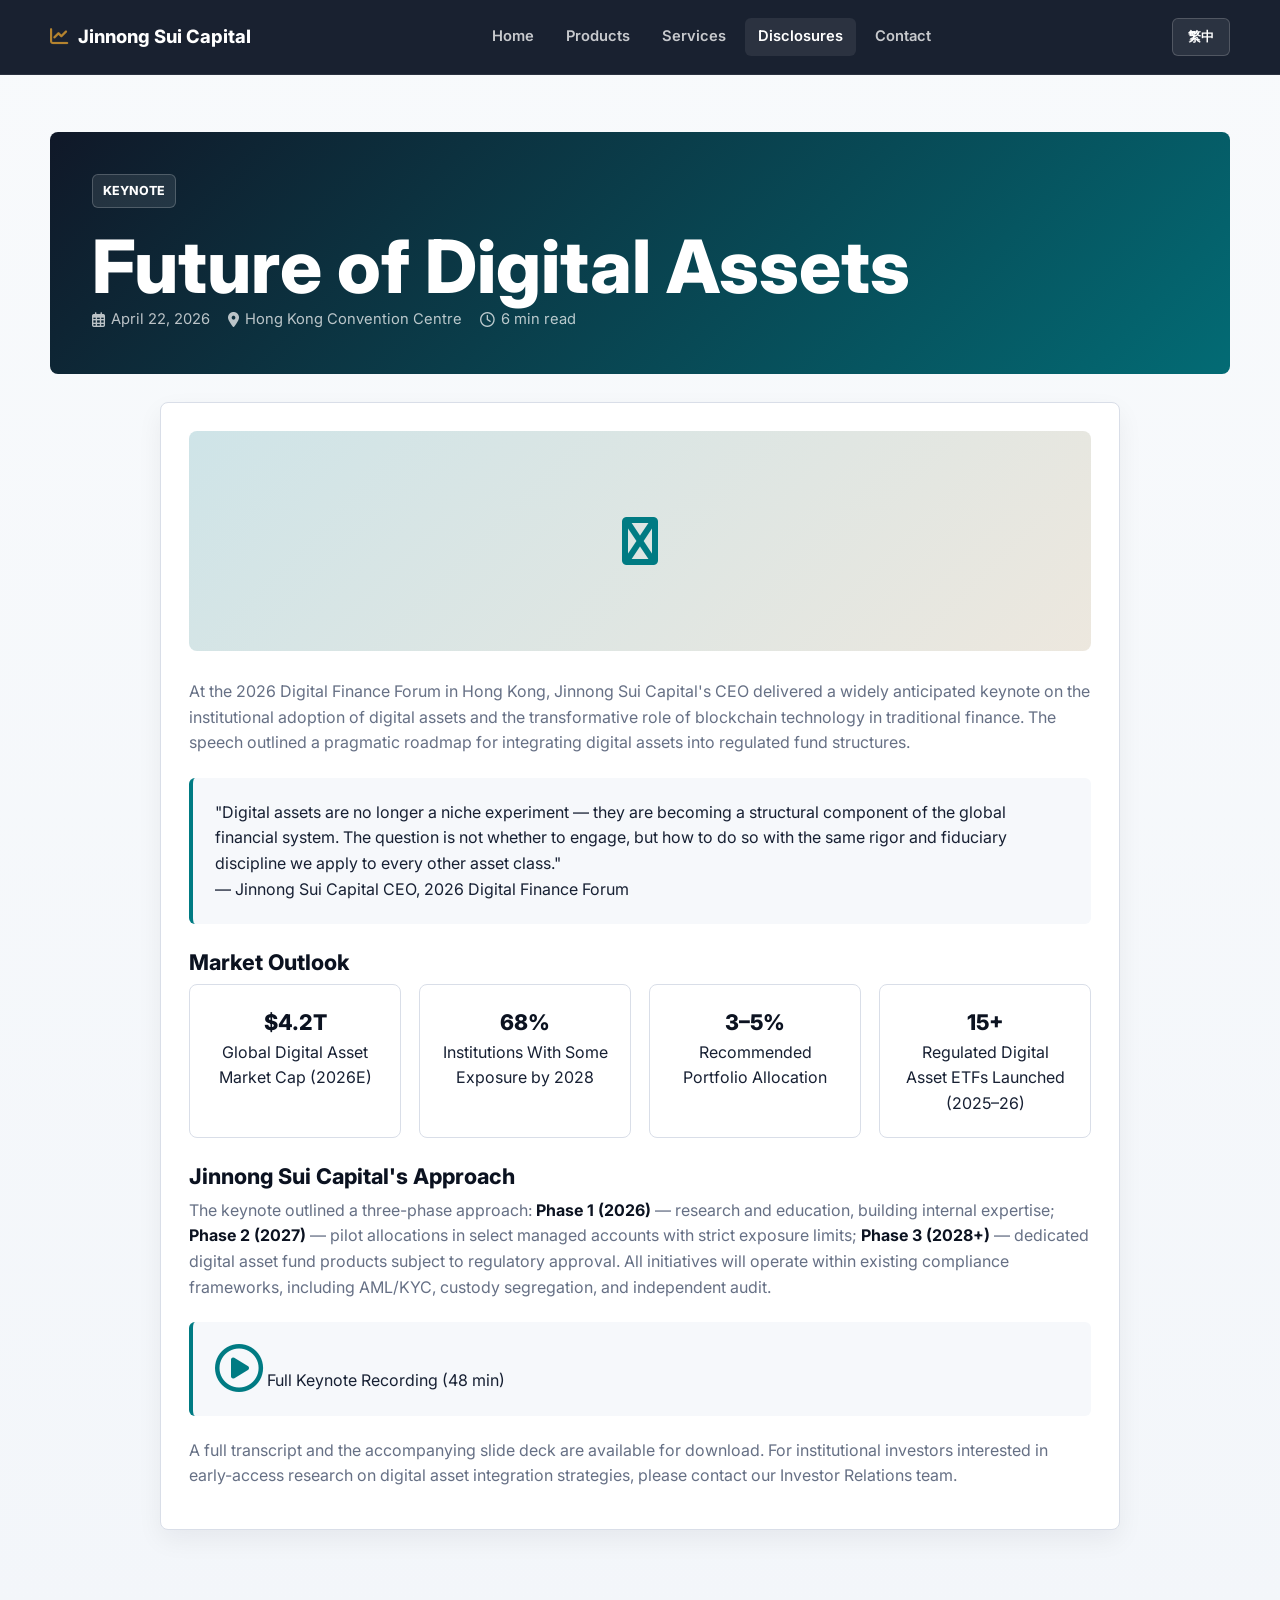
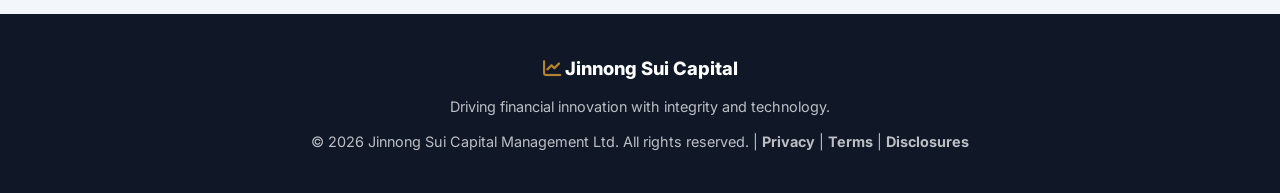
<file: announcements/ceo-keynote-digital-assets.html>
<!DOCTYPE html>
<html lang="en">
<head>
    <meta charset="UTF-8">
    <meta name="viewport" content="width=device-width, initial-scale=1.0">
    <title>CEO Keynote: Future of Digital Assets — Jinnong Sui Capital</title>
    <link rel="preconnect" href="https://fonts.googleapis.com">
    <link rel="preconnect" href="https://fonts.gstatic.com" crossorigin>
    <link rel="preconnect" href="https://cdnjs.cloudflare.com">
    <link rel="stylesheet" href="../style.css">
    <link rel="stylesheet" href="https://cdnjs.cloudflare.com/ajax/libs/font-awesome/6.4.0/css/all.min.css" media="print" onload="this.media='all'">
    <link href="https://fonts.googleapis.com/css2?family=Inter:wght@300;400;500;600;700;800;900&display=swap" rel="stylesheet">
    <link rel="icon" type="image/svg+xml" href="../favicon.svg">
    <script src="../lang.js" defer></script>
    <script src="../site.js" defer></script>
</head>
<body>
    <nav class="navbar">
        <div class="container">
            <a href="../index.html" class="logo"><i class="fas fa-chart-line"></i><span data-i18n="brand.name">Jinnong Sui Capital</span></a>
            <ul class="nav-links">
                <li><a href="../index.html#home" data-i18n="nav.home">Home</a></li>
                <li><a href="../index.html#products" data-i18n="nav.products">Products</a></li>
                <li><a href="../services.html" data-i18n="nav.services">Services</a></li>
                <li><a href="../regulatory-filings.html" class="active" data-i18n="nav.disclosure">Disclosures</a></li>
                <li><a href="../index.html#contact" data-i18n="nav.contact">Contact</a></li>
            </ul>
            <div class="nav-actions">
                <button class="lang-toggle">繁中</button>
                <button class="menu-toggle"><i class="fas fa-bars"></i></button>
            </div>
        </div>
    </nav>

    <section class="announcement-page">
        <div class="container">
            <div class="announcement-hero">
                <span class="badge" data-i18n="ann.ck.badge">Keynote</span>
                <h1 data-i18n="ann.ck.title">Future of Digital Assets</h1>
                <div class="meta">
                    <span><i class="far fa-calendar-alt"></i> <span data-i18n="ann.ck.date">April 22, 2026</span></span>
                    <span><i class="fas fa-map-marker-alt"></i> <span data-i18n="ann.ck.location">Hong Kong Convention Centre</span></span>
                    <span><i class="far fa-clock"></i> <span data-i18n="ann.ck.readtime">6 min read</span></span>
                </div>
            </div>

            <div class="announcement-content">
                <div class="feature-image">
                    <i class="fas fa-bitcoin"></i>
                </div>

                <p data-i18n="ann.ck.p1">At the 2026 Digital Finance Forum in Hong Kong, Jinnong Sui Capital's CEO delivered a widely anticipated keynote on the institutional adoption of digital assets and the transformative role of blockchain technology in traditional finance. The speech outlined a pragmatic roadmap for integrating digital assets into regulated fund structures.</p>

                <div class="quote-box">
                    <div class="quote-text" data-i18n="ann.ck.quote">"Digital assets are no longer a niche experiment — they are becoming a structural component of the global financial system. The question is not whether to engage, but how to do so with the same rigor and fiduciary discipline we apply to every other asset class."</div>
                    <div class="quote-author" data-i18n="ann.ck.quoteAuthor">— Jinnong Sui Capital CEO, 2026 Digital Finance Forum</div>
                </div>

                <h2 data-i18n="ann.ck.h2">Market Outlook</h2>
                <div class="stats-grid">
                    <div class="stat-card">
                        <div class="stat-num">$4.2T</div>
                        <div class="stat-desc" data-i18n="ann.ck.stat1">Global Digital Asset Market Cap (2026E)</div>
                    </div>
                    <div class="stat-card">
                        <div class="stat-num">68%</div>
                        <div class="stat-desc" data-i18n="ann.ck.stat2">Institutions With Some Exposure by 2028</div>
                    </div>
                    <div class="stat-card">
                        <div class="stat-num">3–5%</div>
                        <div class="stat-desc" data-i18n="ann.ck.stat3">Recommended Portfolio Allocation</div>
                    </div>
                    <div class="stat-card">
                        <div class="stat-num">15+</div>
                        <div class="stat-desc" data-i18n="ann.ck.stat4">Regulated Digital Asset ETFs Launched (2025–26)</div>
                    </div>
                </div>

                <h2 data-i18n="ann.ck.h3">Jinnong Sui Capital's Approach</h2>
                <p data-i18n="ann.ck.p2">The keynote outlined a three-phase approach: <strong>Phase 1 (2026)</strong> — research and education, building internal expertise; <strong>Phase 2 (2027)</strong> — pilot allocations in select managed accounts with strict exposure limits; <strong>Phase 3 (2028+)</strong> — dedicated digital asset fund products subject to regulatory approval. All initiatives will operate within existing compliance frameworks, including AML/KYC, custody segregation, and independent audit.</p>

                <div class="video-placeholder">
                    <i class="far fa-play-circle"></i>
                    <span data-i18n="ann.ck.video">Full Keynote Recording (48 min)</span>
                </div>

                <p data-i18n="ann.ck.p3">A full transcript and the accompanying slide deck are available for download. For institutional investors interested in early-access research on digital asset integration strategies, please contact our Investor Relations team.</p>
            </div>
        </div>
    </section>

    <footer class="footer">
        <div class="container">
            <div class="footer-content">
                <div class="footer-logo"><i class="fas fa-chart-line"></i> <span data-i18n="brand.name">Jinnong Sui Capital</span></div>
                <p class="footer-tagline" data-i18n="footer.tagline">Driving financial innovation with integrity and technology.</p>
                <p class="copyright">© 2026 <span data-i18n="brand.full">Jinnong Sui Capital Management Ltd.</span> <span data-i18n="footer.rights">All rights reserved.</span> | <a href="../compliance/privacy-policy.html" data-i18n="footer.privacy">Privacy</a> | <a href="../compliance/terms.html" data-i18n="footer.terms">Terms</a> | <a href="../index.html#disclosure" data-i18n="footer.disclosures">Disclosures</a></p>
            </div>
        </div>
    </footer>
</body>
</html>
</file>
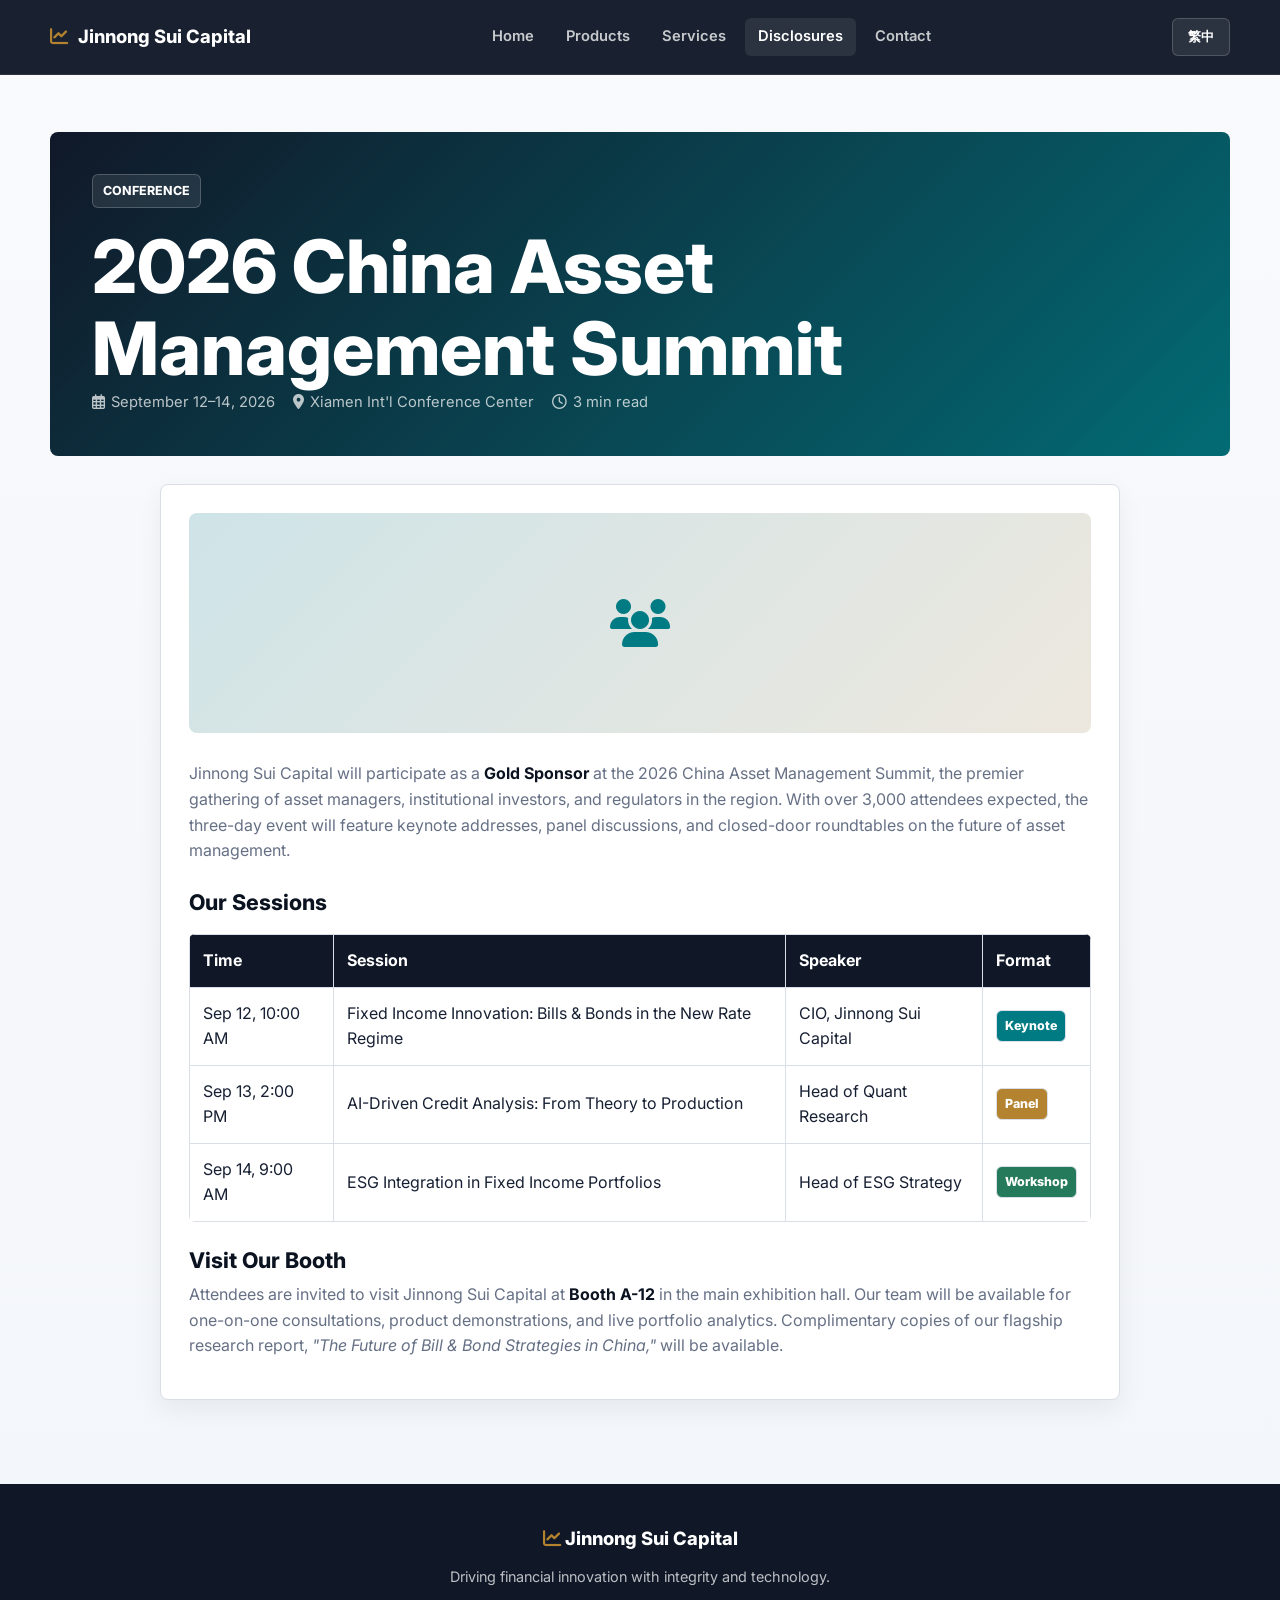
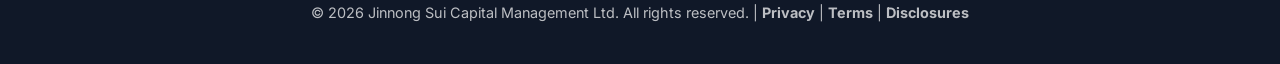
<file: announcements/industry-conference.html>
<!DOCTYPE html>
<html lang="en">
<head>
    <meta charset="UTF-8">
    <meta name="viewport" content="width=device-width, initial-scale=1.0">
    <title>Industry Conference Participation — Jinnong Sui Capital</title>
    <link rel="preconnect" href="https://fonts.googleapis.com">
    <link rel="preconnect" href="https://fonts.gstatic.com" crossorigin>
    <link rel="preconnect" href="https://cdnjs.cloudflare.com">
    <link rel="stylesheet" href="../style.css">
    <link rel="stylesheet" href="https://cdnjs.cloudflare.com/ajax/libs/font-awesome/6.4.0/css/all.min.css" media="print" onload="this.media='all'">
    <link href="https://fonts.googleapis.com/css2?family=Inter:wght@300;400;500;600;700;800;900&display=swap" rel="stylesheet">
    <link rel="icon" type="image/svg+xml" href="../favicon.svg">
    <script src="../lang.js" defer></script>
    <script src="../site.js" defer></script>
</head>
<body>
    <nav class="navbar">
        <div class="container">
            <a href="../index.html" class="logo"><i class="fas fa-chart-line"></i><span data-i18n="brand.name">Jinnong Sui Capital</span></a>
            <ul class="nav-links">
                <li><a href="../index.html#home" data-i18n="nav.home">Home</a></li>
                <li><a href="../index.html#products" data-i18n="nav.products">Products</a></li>
                <li><a href="../services.html" data-i18n="nav.services">Services</a></li>
                <li><a href="../regulatory-filings.html" class="active" data-i18n="nav.disclosure">Disclosures</a></li>
                <li><a href="../index.html#contact" data-i18n="nav.contact">Contact</a></li>
            </ul>
            <div class="nav-actions">
                <button class="lang-toggle">繁中</button>
                <button class="menu-toggle"><i class="fas fa-bars"></i></button>
            </div>
        </div>
    </nav>

    <section class="announcement-page">
        <div class="container">
            <div class="announcement-hero">
                <span class="badge" data-i18n="ann.ic.badge">Conference</span>
                <h1 data-i18n="ann.ic.title">2026 China Asset Management Summit</h1>
                <div class="meta">
                    <span><i class="far fa-calendar-alt"></i> <span data-i18n="ann.ic.date">September 12–14, 2026</span></span>
                    <span><i class="fas fa-map-marker-alt"></i> <span data-i18n="ann.ic.location">Xiamen Int'l Conference Center</span></span>
                    <span><i class="far fa-clock"></i> <span data-i18n="ann.ic.readtime">3 min read</span></span>
                </div>
            </div>

            <div class="announcement-content">
                <div class="feature-image">
                    <i class="fas fa-users"></i>
                </div>

                <p data-i18n="ann.ic.p1">Jinnong Sui Capital will participate as a <strong>Gold Sponsor</strong> at the 2026 China Asset Management Summit, the premier gathering of asset managers, institutional investors, and regulators in the region. With over 3,000 attendees expected, the three-day event will feature keynote addresses, panel discussions, and closed-door roundtables on the future of asset management.</p>

                <h2 data-i18n="ann.ic.h2">Our Sessions</h2>
                <table class="schedule-table">
                    <thead>
                        <tr>
                            <th data-i18n="ann.ic.th1">Time</th>
                            <th data-i18n="ann.ic.th2">Session</th>
                            <th data-i18n="ann.ic.th3">Speaker</th>
                            <th data-i18n="ann.ic.th4">Format</th>
                        </tr>
                    </thead>
                    <tbody>
                        <tr>
                            <td data-i18n="ann.ic.s1.time">Sep 12, 10:00 AM</td>
                            <td data-i18n="ann.ic.s1.title">Fixed Income Innovation: Bills & Bonds in the New Rate Regime</td>
                            <td data-i18n="ann.ic.s1.speaker">CIO, Jinnong Sui Capital</td>
                            <td><span class="session-tag tag-keynote" data-i18n="ann.ic.s1.format">Keynote</span></td>
                        </tr>
                        <tr>
                            <td data-i18n="ann.ic.s2.time">Sep 13, 2:00 PM</td>
                            <td data-i18n="ann.ic.s2.title">AI-Driven Credit Analysis: From Theory to Production</td>
                            <td data-i18n="ann.ic.s2.speaker">Head of Quant Research</td>
                            <td><span class="session-tag tag-panel" data-i18n="ann.ic.s2.format">Panel</span></td>
                        </tr>
                        <tr>
                            <td data-i18n="ann.ic.s3.time">Sep 14, 9:00 AM</td>
                            <td data-i18n="ann.ic.s3.title">ESG Integration in Fixed Income Portfolios</td>
                            <td data-i18n="ann.ic.s3.speaker">Head of ESG Strategy</td>
                            <td><span class="session-tag tag-workshop" data-i18n="ann.ic.s3.format">Workshop</span></td>
                        </tr>
                    </tbody>
                </table>

                <h2 data-i18n="ann.ic.h3">Visit Our Booth</h2>
                <p data-i18n="ann.ic.p2">Attendees are invited to visit Jinnong Sui Capital at <strong>Booth A-12</strong> in the main exhibition hall. Our team will be available for one-on-one consultations, product demonstrations, and live portfolio analytics. Complimentary copies of our flagship research report, <em>"The Future of Bill & Bond Strategies in China,"</em> will be available.</p>
            </div>
        </div>
    </section>

    <footer class="footer">
        <div class="container">
            <div class="footer-content">
                <div class="footer-logo"><i class="fas fa-chart-line"></i> <span data-i18n="brand.name">Jinnong Sui Capital</span></div>
                <p class="footer-tagline" data-i18n="footer.tagline">Driving financial innovation with integrity and technology.</p>
                <p class="copyright">© 2026 <span data-i18n="brand.full">Jinnong Sui Capital Management Ltd.</span> <span data-i18n="footer.rights">All rights reserved.</span> | <a href="../compliance/privacy-policy.html" data-i18n="footer.privacy">Privacy</a> | <a href="../compliance/terms.html" data-i18n="footer.terms">Terms</a> | <a href="../index.html#disclosure" data-i18n="footer.disclosures">Disclosures</a></p>
            </div>
        </div>
    </footer>
</body>
</html>
</file>
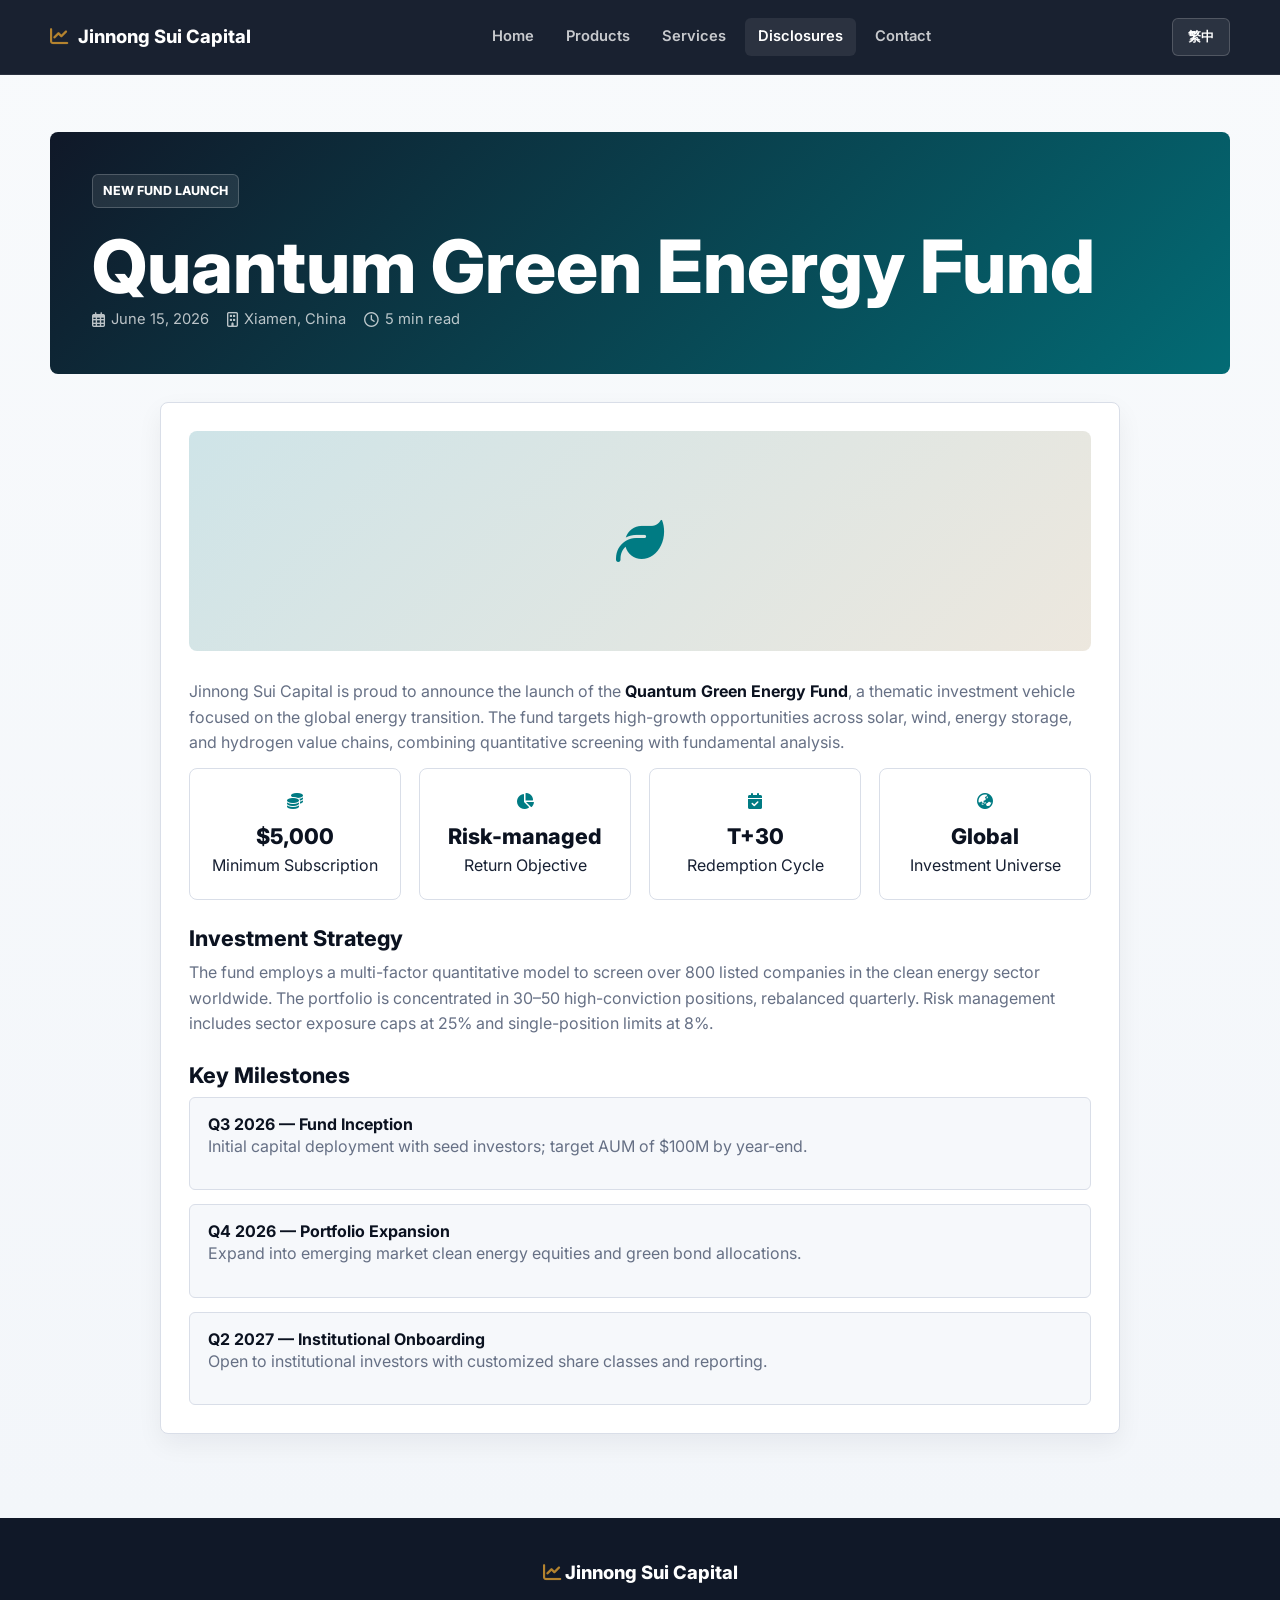
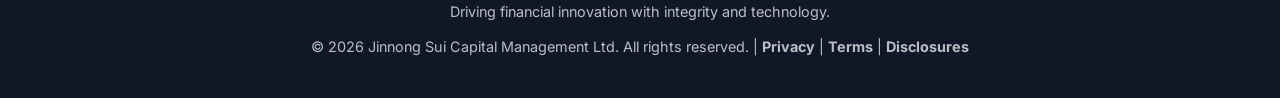
<file: announcements/quantum-green-energy-fund.html>
<!DOCTYPE html>
<html lang="en">
<head>
    <meta charset="UTF-8">
    <meta name="viewport" content="width=device-width, initial-scale=1.0">
    <title>New Fund Launch: Quantum Green Energy Fund — Jinnong Sui Capital</title>
    <link rel="preconnect" href="https://fonts.googleapis.com">
    <link rel="preconnect" href="https://fonts.gstatic.com" crossorigin>
    <link rel="preconnect" href="https://cdnjs.cloudflare.com">
    <link rel="stylesheet" href="../style.css">
    <link rel="stylesheet" href="https://cdnjs.cloudflare.com/ajax/libs/font-awesome/6.4.0/css/all.min.css" media="print" onload="this.media='all'">
    <link href="https://fonts.googleapis.com/css2?family=Inter:wght@300;400;500;600;700;800;900&display=swap" rel="stylesheet">
    <link rel="icon" type="image/svg+xml" href="../favicon.svg">
    <script src="../lang.js" defer></script>
    <script src="../site.js" defer></script>
</head>
<body>
    <nav class="navbar">
        <div class="container">
            <a href="../index.html" class="logo"><i class="fas fa-chart-line"></i><span data-i18n="brand.name">Jinnong Sui Capital</span></a>
            <ul class="nav-links">
                <li><a href="../index.html#home" data-i18n="nav.home">Home</a></li>
                <li><a href="../index.html#products" data-i18n="nav.products">Products</a></li>
                <li><a href="../services.html" data-i18n="nav.services">Services</a></li>
                <li><a href="../regulatory-filings.html" class="active" data-i18n="nav.disclosure">Disclosures</a></li>
                <li><a href="../index.html#contact" data-i18n="nav.contact">Contact</a></li>
            </ul>
            <div class="nav-actions">
                <button class="lang-toggle">繁中</button>
                <button class="menu-toggle"><i class="fas fa-bars"></i></button>
            </div>
        </div>
    </nav>

    <section class="announcement-page">
        <div class="container">
            <div class="announcement-hero">
                <span class="badge" data-i18n="ann.qgef.badge">New Fund Launch</span>
                <h1 data-i18n="ann.qgef.title">Quantum Green Energy Fund</h1>
                <div class="meta">
                    <span><i class="far fa-calendar-alt"></i> <span data-i18n="ann.qgef.date">June 15, 2026</span></span>
                    <span><i class="far fa-building"></i> <span data-i18n="ann.qgef.location">Xiamen, China</span></span>
                    <span><i class="far fa-clock"></i> <span data-i18n="ann.qgef.readtime">5 min read</span></span>
                </div>
            </div>

            <div class="announcement-content">
                <div class="feature-image">
                    <i class="fas fa-leaf"></i>
                </div>

                <p data-i18n="ann.qgef.p1">Jinnong Sui Capital is proud to announce the launch of the <strong>Quantum Green Energy Fund</strong>, a thematic investment vehicle focused on the global energy transition. The fund targets high-growth opportunities across solar, wind, energy storage, and hydrogen value chains, combining quantitative screening with fundamental analysis.</p>

                <div class="info-cards">
                    <div class="info-card">
                        <i class="fas fa-coins"></i>
                        <strong data-i18n="ann.qgef.card1.val">$5,000</strong>
                        <span data-i18n="ann.qgef.card1.label">Minimum Subscription</span>
                    </div>
                    <div class="info-card">
                        <i class="fas fa-chart-pie"></i>
                        <strong data-i18n="ann.qgef.card2.val">Risk-managed</strong>
                        <span data-i18n="ann.qgef.card2.label">Target Annual Return</span>
                    </div>
                    <div class="info-card">
                        <i class="fas fa-calendar-check"></i>
                        <strong data-i18n="ann.qgef.card3.val">T+30</strong>
                        <span data-i18n="ann.qgef.card3.label">Redemption Cycle</span>
                    </div>
                    <div class="info-card">
                        <i class="fas fa-globe-asia"></i>
                        <strong data-i18n="ann.qgef.card4.val">Global</strong>
                        <span data-i18n="ann.qgef.card4.label">Investment Universe</span>
                    </div>
                </div>

                <h2 data-i18n="ann.qgef.h2">Investment Strategy</h2>
                <p data-i18n="ann.qgef.p2">The fund employs a multi-factor quantitative model to screen over 800 listed companies in the clean energy sector worldwide. The portfolio is concentrated in 30–50 high-conviction positions, rebalanced quarterly. Risk management includes sector exposure caps at 25% and single-position limits at 8%.</p>

                <h2 data-i18n="ann.qgef.h3">Key Milestones</h2>
                <div class="timeline">
                    <div class="timeline-item">
                        <h4 data-i18n="ann.qgef.t1.title">Q3 2026 — Fund Inception</h4>
                        <p data-i18n="ann.qgef.t1.desc">Initial capital deployment with seed investors; target AUM of $100M by year-end.</p>
                    </div>
                    <div class="timeline-item">
                        <h4 data-i18n="ann.qgef.t2.title">Q4 2026 — Portfolio Expansion</h4>
                        <p data-i18n="ann.qgef.t2.desc">Expand into emerging market clean energy equities and green bond allocations.</p>
                    </div>
                    <div class="timeline-item">
                        <h4 data-i18n="ann.qgef.t3.title">Q2 2027 — Institutional Onboarding</h4>
                        <p data-i18n="ann.qgef.t3.desc">Open to institutional investors with customized share classes and reporting.</p>
                    </div>
                </div>
            </div>
        </div>
    </section>

    <footer class="footer">
        <div class="container">
            <div class="footer-content">
                <div class="footer-logo"><i class="fas fa-chart-line"></i> <span data-i18n="brand.name">Jinnong Sui Capital</span></div>
                <p class="footer-tagline" data-i18n="footer.tagline">Driving financial innovation with integrity and technology.</p>
                <p class="copyright">© 2026 <span data-i18n="brand.full">Jinnong Sui Capital Management Ltd.</span> <span data-i18n="footer.rights">All rights reserved.</span> | <a href="../compliance/privacy-policy.html" data-i18n="footer.privacy">Privacy</a> | <a href="../compliance/terms.html" data-i18n="footer.terms">Terms</a> | <a href="../index.html#disclosure" data-i18n="footer.disclosures">Disclosures</a></p>
            </div>
        </div>
    </footer>
</body>
</html>
</file>
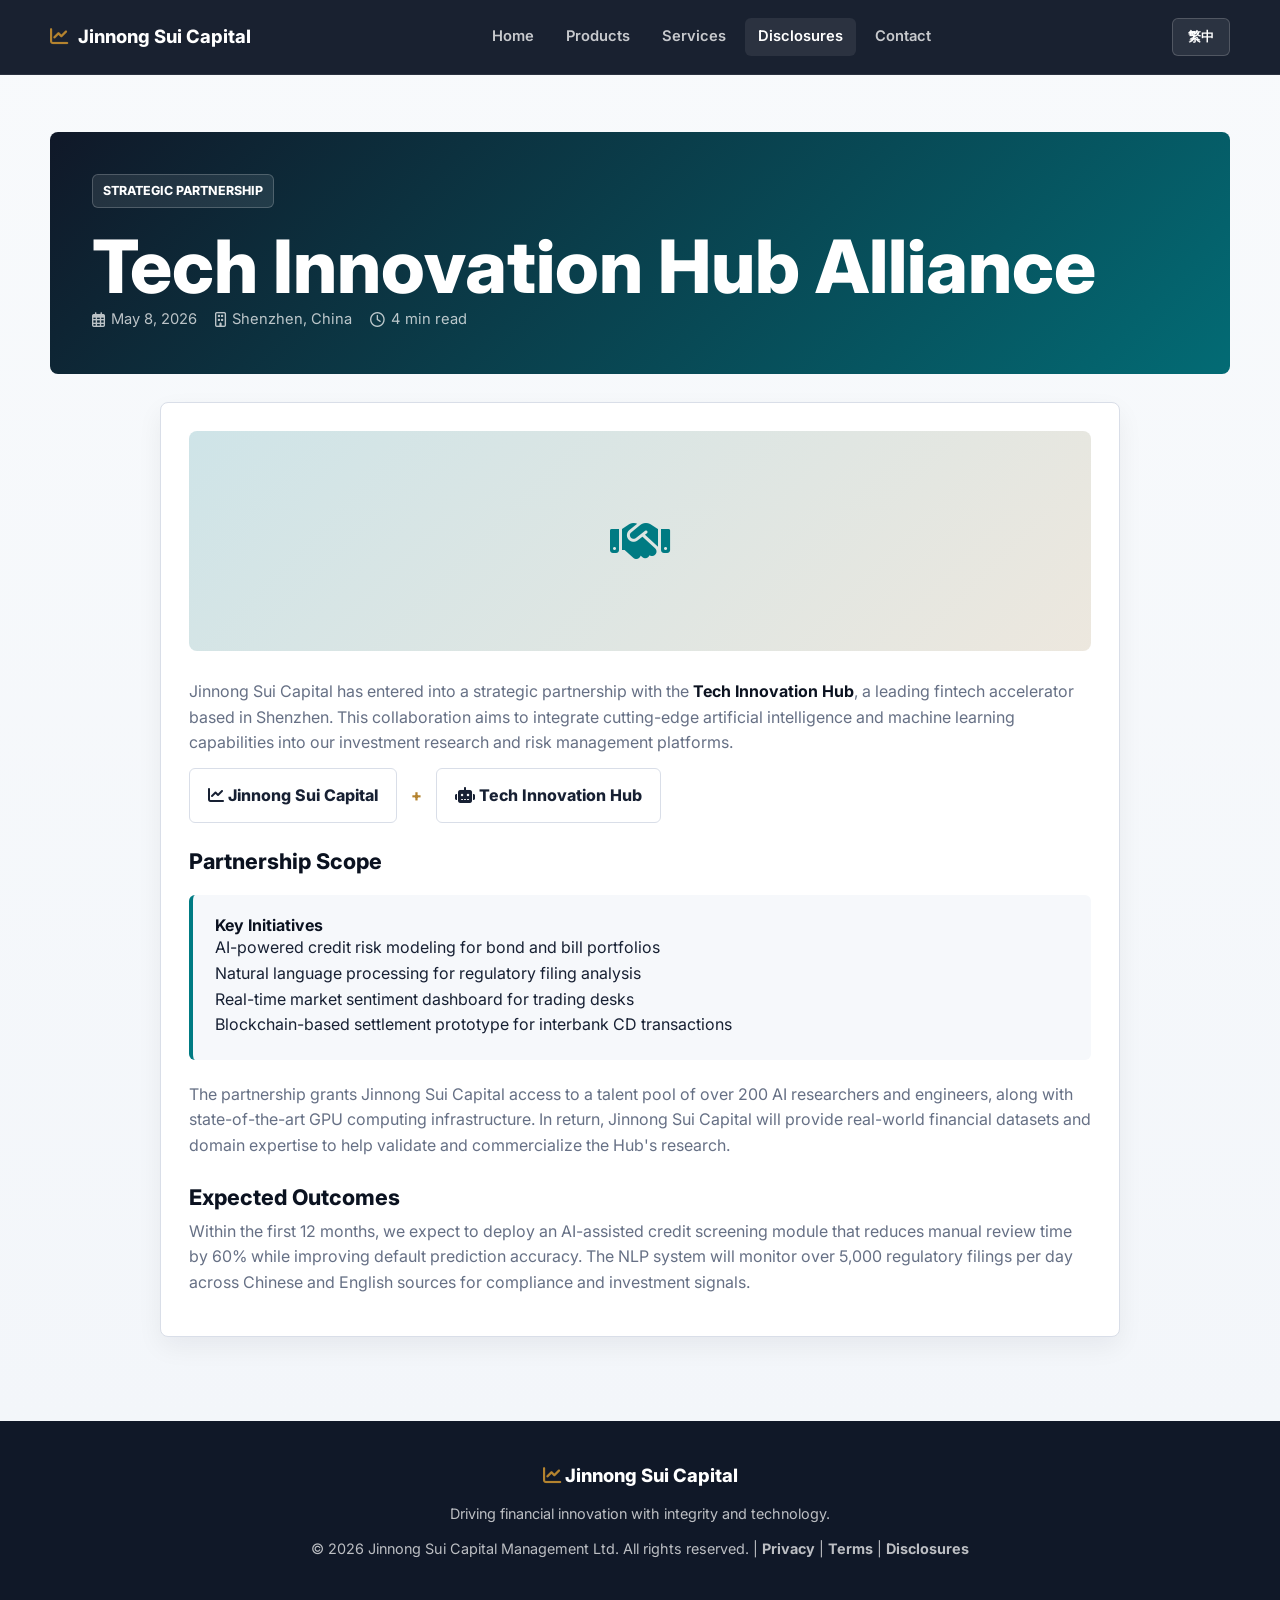
<file: announcements/tech-innovation-hub.html>
<!DOCTYPE html>
<html lang="en">
<head>
    <meta charset="UTF-8">
    <meta name="viewport" content="width=device-width, initial-scale=1.0">
    <title>Partnership with Tech Innovation Hub — Jinnong Sui Capital</title>
    <link rel="preconnect" href="https://fonts.googleapis.com">
    <link rel="preconnect" href="https://fonts.gstatic.com" crossorigin>
    <link rel="preconnect" href="https://cdnjs.cloudflare.com">
    <link rel="stylesheet" href="../style.css">
    <link rel="stylesheet" href="https://cdnjs.cloudflare.com/ajax/libs/font-awesome/6.4.0/css/all.min.css" media="print" onload="this.media='all'">
    <link href="https://fonts.googleapis.com/css2?family=Inter:wght@300;400;500;600;700;800;900&display=swap" rel="stylesheet">
    <link rel="icon" type="image/svg+xml" href="../favicon.svg">
    <script src="../lang.js" defer></script>
    <script src="../site.js" defer></script>
</head>
<body>
    <nav class="navbar">
        <div class="container">
            <a href="../index.html" class="logo"><i class="fas fa-chart-line"></i><span data-i18n="brand.name">Jinnong Sui Capital</span></a>
            <ul class="nav-links">
                <li><a href="../index.html#home" data-i18n="nav.home">Home</a></li>
                <li><a href="../index.html#products" data-i18n="nav.products">Products</a></li>
                <li><a href="../services.html" data-i18n="nav.services">Services</a></li>
                <li><a href="../regulatory-filings.html" class="active" data-i18n="nav.disclosure">Disclosures</a></li>
                <li><a href="../index.html#contact" data-i18n="nav.contact">Contact</a></li>
            </ul>
            <div class="nav-actions">
                <button class="lang-toggle">繁中</button>
                <button class="menu-toggle"><i class="fas fa-bars"></i></button>
            </div>
        </div>
    </nav>

    <section class="announcement-page">
        <div class="container">
            <div class="announcement-hero">
                <span class="badge" data-i18n="ann.tih.badge">Strategic Partnership</span>
                <h1 data-i18n="ann.tih.title">Tech Innovation Hub Alliance</h1>
                <div class="meta">
                    <span><i class="far fa-calendar-alt"></i> <span data-i18n="ann.tih.date">May 8, 2026</span></span>
                    <span><i class="far fa-building"></i> <span data-i18n="ann.tih.location">Shenzhen, China</span></span>
                    <span><i class="far fa-clock"></i> <span data-i18n="ann.tih.readtime">4 min read</span></span>
                </div>
            </div>

            <div class="announcement-content">
                <div class="feature-image">
                    <i class="fas fa-handshake"></i>
                </div>

                <p data-i18n="ann.tih.p1">Jinnong Sui Capital has entered into a strategic partnership with the <strong>Tech Innovation Hub</strong>, a leading fintech accelerator based in Shenzhen. This collaboration aims to integrate cutting-edge artificial intelligence and machine learning capabilities into our investment research and risk management platforms.</p>

                <div class="partner-logos">
                    <div class="plogo">
                        <i class="fas fa-chart-line"></i>
                        <span data-i18n="ann.tih.partner1">Jinnong Sui Capital</span>
                    </div>
                    <div class="plus">+</div>
                    <div class="plogo">
                        <i class="fas fa-robot"></i>
                        <span data-i18n="ann.tih.partner2">Tech Innovation Hub</span>
                    </div>
                </div>

                <h2 data-i18n="ann.tih.h2">Partnership Scope</h2>
                <div class="highlight-box">
                    <h4 data-i18n="ann.tih.hl.title">Key Initiatives</h4>
                    <ul>
                        <li data-i18n="ann.tih.hl.li1">AI-powered credit risk modeling for bond and bill portfolios</li>
                        <li data-i18n="ann.tih.hl.li2">Natural language processing for regulatory filing analysis</li>
                        <li data-i18n="ann.tih.hl.li3">Real-time market sentiment dashboard for trading desks</li>
                        <li data-i18n="ann.tih.hl.li4">Blockchain-based settlement prototype for interbank CD transactions</li>
                    </ul>
                </div>

                <p data-i18n="ann.tih.p2">The partnership grants Jinnong Sui Capital access to a talent pool of over 200 AI researchers and engineers, along with state-of-the-art GPU computing infrastructure. In return, Jinnong Sui Capital will provide real-world financial datasets and domain expertise to help validate and commercialize the Hub's research.</p>

                <h2 data-i18n="ann.tih.h3">Expected Outcomes</h2>
                <p data-i18n="ann.tih.p3">Within the first 12 months, we expect to deploy an AI-assisted credit screening module that reduces manual review time by 60% while improving default prediction accuracy. The NLP system will monitor over 5,000 regulatory filings per day across Chinese and English sources for compliance and investment signals.</p>
            </div>
        </div>
    </section>

    <footer class="footer">
        <div class="container">
            <div class="footer-content">
                <div class="footer-logo"><i class="fas fa-chart-line"></i> <span data-i18n="brand.name">Jinnong Sui Capital</span></div>
                <p class="footer-tagline" data-i18n="footer.tagline">Driving financial innovation with integrity and technology.</p>
                <p class="copyright">© 2026 <span data-i18n="brand.full">Jinnong Sui Capital Management Ltd.</span> <span data-i18n="footer.rights">All rights reserved.</span> | <a href="../compliance/privacy-policy.html" data-i18n="footer.privacy">Privacy</a> | <a href="../compliance/terms.html" data-i18n="footer.terms">Terms</a> | <a href="../index.html#disclosure" data-i18n="footer.disclosures">Disclosures</a></p>
            </div>
        </div>
    </footer>
</body>
</html>
</file>
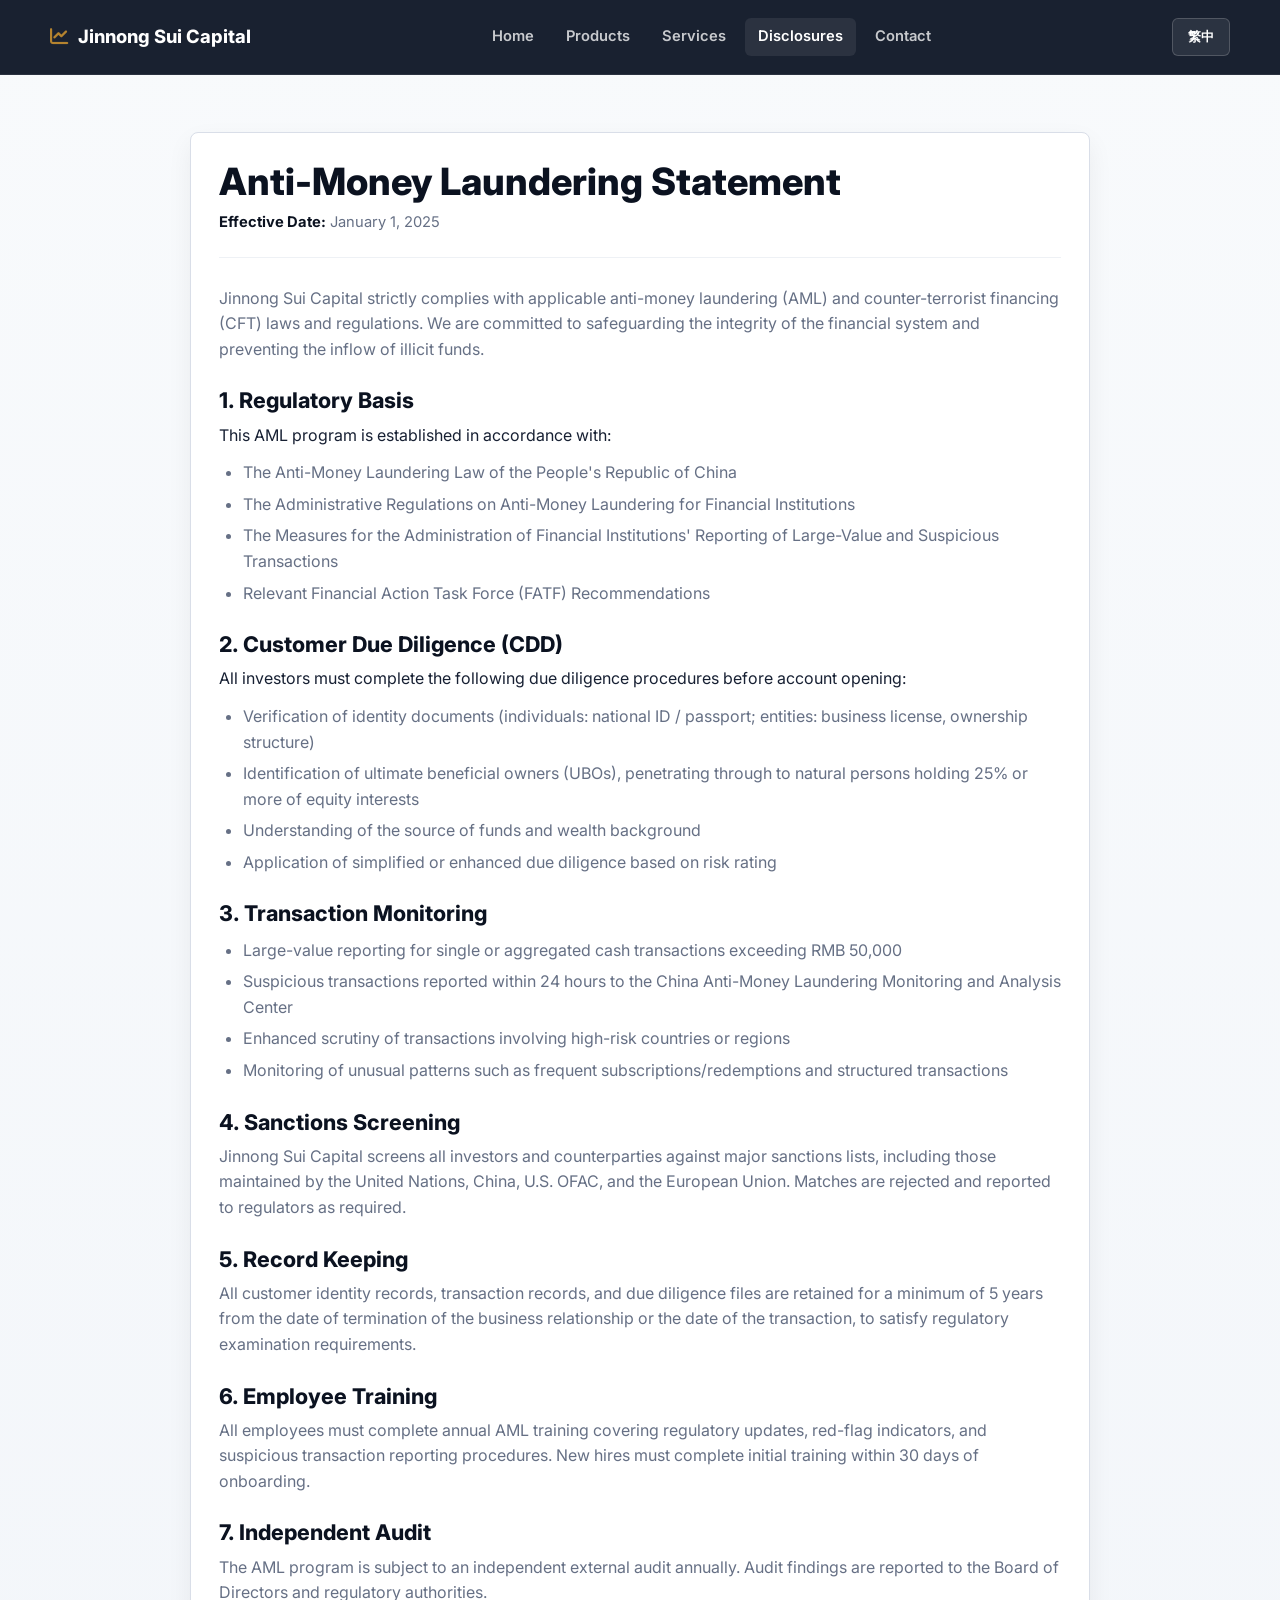
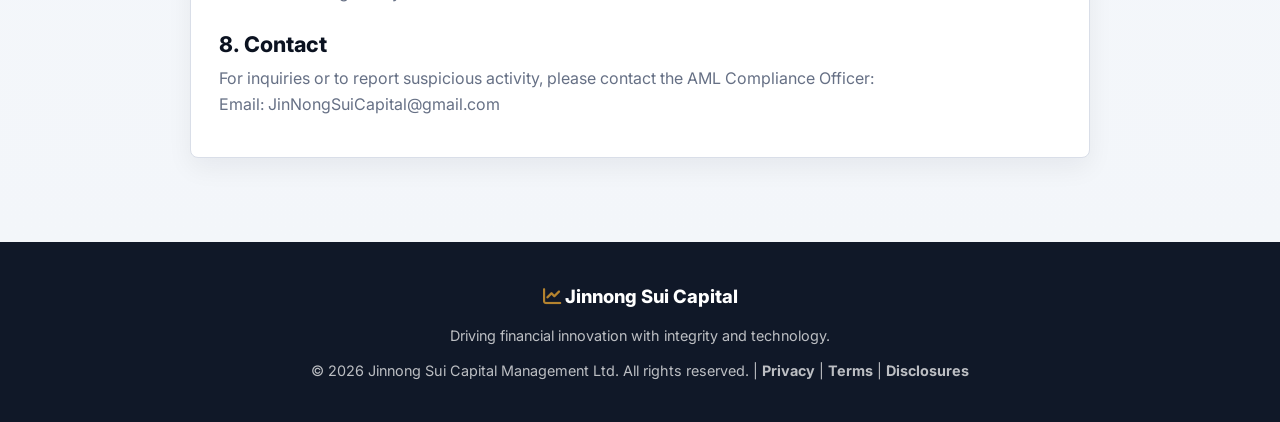
<file: compliance/aml-statement.html>
<!DOCTYPE html>
<html lang="en">
<head>
    <meta charset="UTF-8">
    <meta name="viewport" content="width=device-width, initial-scale=1.0">
    <title>Anti-Money Laundering Statement — Jinnong Sui Capital</title>
    <link rel="preconnect" href="https://fonts.googleapis.com">
    <link rel="preconnect" href="https://fonts.gstatic.com" crossorigin>
    <link rel="preconnect" href="https://cdnjs.cloudflare.com">
    <link rel="stylesheet" href="../style.css">
    <link rel="stylesheet" href="https://cdnjs.cloudflare.com/ajax/libs/font-awesome/6.4.0/css/all.min.css" media="print" onload="this.media='all'">
    <link href="https://fonts.googleapis.com/css2?family=Inter:wght@300;400;500;600;700;800;900&display=swap" rel="stylesheet">
    <link rel="icon" type="image/svg+xml" href="../favicon.svg">
    <script src="../lang.js" defer></script>
    <script src="../site.js" defer></script>
</head>
<body>
    <nav class="navbar">
        <div class="container">
            <a href="../index.html" class="logo"><i class="fas fa-chart-line"></i><span data-i18n="brand.name">Jinnong Sui Capital</span></a>
            <ul class="nav-links">
                <li><a href="../index.html#home" data-i18n="nav.home">Home</a></li>
                <li><a href="../index.html#products" data-i18n="nav.products">Products</a></li>
                <li><a href="../services.html" data-i18n="nav.services">Services</a></li>
                <li><a href="../regulatory-filings.html" class="active" data-i18n="nav.disclosure">Disclosures</a></li>
                <li><a href="../index.html#contact" data-i18n="nav.contact">Contact</a></li>
            </ul>
            <div class="nav-actions">
                <button class="lang-toggle">繁中</button>
                <button class="menu-toggle"><i class="fas fa-bars"></i></button>
            </div>
        </div>
    </nav>

    <section class="compliance-page">
        <div class="container">
            <div class="compliance-content">
                <h1 data-i18n="comp.aml.title">Anti-Money Laundering Statement</h1>
                <p class="effective-date" data-i18n="comp.aml.date"><strong>Effective Date:</strong> January 1, 2025</p>
                <p data-i18n="comp.aml.intro">Jinnong Sui Capital strictly complies with applicable anti-money laundering (AML) and counter-terrorist financing (CFT) laws and regulations. We are committed to safeguarding the integrity of the financial system and preventing the inflow of illicit funds.</p>

                <h2 data-i18n="comp.aml.h1">1. Regulatory Basis</h2>
                <div data-i18n="comp.aml.c1">This AML program is established in accordance with:<ul><li>The Anti-Money Laundering Law of the People's Republic of China</li><li>The Administrative Regulations on Anti-Money Laundering for Financial Institutions</li><li>The Measures for the Administration of Financial Institutions' Reporting of Large-Value and Suspicious Transactions</li><li>Relevant Financial Action Task Force (FATF) Recommendations</li></ul></div>

                <h2 data-i18n="comp.aml.h2">2. Customer Due Diligence (CDD)</h2>
                <div data-i18n="comp.aml.c2">All investors must complete the following due diligence procedures before account opening:<ul><li>Verification of identity documents (individuals: national ID / passport; entities: business license, ownership structure)</li><li>Identification of ultimate beneficial owners (UBOs), penetrating through to natural persons holding 25% or more of equity interests</li><li>Understanding of the source of funds and wealth background</li><li>Application of simplified or enhanced due diligence based on risk rating</li></ul></div>

                <h2 data-i18n="comp.aml.h3">3. Transaction Monitoring</h2>
                <div data-i18n="comp.aml.c3"><ul><li>Large-value reporting for single or aggregated cash transactions exceeding RMB 50,000</li><li>Suspicious transactions reported within 24 hours to the China Anti-Money Laundering Monitoring and Analysis Center</li><li>Enhanced scrutiny of transactions involving high-risk countries or regions</li><li>Monitoring of unusual patterns such as frequent subscriptions/redemptions and structured transactions</li></ul></div>

                <h2 data-i18n="comp.aml.h4">4. Sanctions Screening</h2>
                <p data-i18n="comp.aml.c4">Jinnong Sui Capital screens all investors and counterparties against major sanctions lists, including those maintained by the United Nations, China, U.S. OFAC, and the European Union. Matches are rejected and reported to regulators as required.</p>

                <h2 data-i18n="comp.aml.h5">5. Record Keeping</h2>
                <p data-i18n="comp.aml.c5">All customer identity records, transaction records, and due diligence files are retained for a minimum of 5 years from the date of termination of the business relationship or the date of the transaction, to satisfy regulatory examination requirements.</p>

                <h2 data-i18n="comp.aml.h6">6. Employee Training</h2>
                <p data-i18n="comp.aml.c6">All employees must complete annual AML training covering regulatory updates, red-flag indicators, and suspicious transaction reporting procedures. New hires must complete initial training within 30 days of onboarding.</p>

                <h2 data-i18n="comp.aml.h7">7. Independent Audit</h2>
                <p data-i18n="comp.aml.c7">The AML program is subject to an independent external audit annually. Audit findings are reported to the Board of Directors and regulatory authorities.</p>

                <h2 data-i18n="comp.aml.h8">8. Contact</h2>
                <p data-i18n="comp.aml.c8">For inquiries or to report suspicious activity, please contact the AML Compliance Officer:<br>Email: JinNongSuiCapital@gmail.com</p>
            </div>
        </div>
    </section>

    <footer class="footer">
        <div class="container">
            <div class="footer-content">
                <div class="footer-logo"><i class="fas fa-chart-line"></i> <span data-i18n="brand.name">Jinnong Sui Capital</span></div>
                <p class="footer-tagline" data-i18n="footer.tagline">Driving financial innovation with integrity and technology.</p>
                <p class="copyright">© 2026 <span data-i18n="brand.full">Jinnong Sui Capital Management Ltd.</span> <span data-i18n="footer.rights">All rights reserved.</span> | <a href="../compliance/privacy-policy.html" data-i18n="footer.privacy">Privacy</a> | <a href="terms.html" data-i18n="footer.terms">Terms</a> | <a href="../index.html#disclosure" data-i18n="footer.disclosures">Disclosures</a></p>
            </div>
        </div>
    </footer>
</body>
</html>
</file>
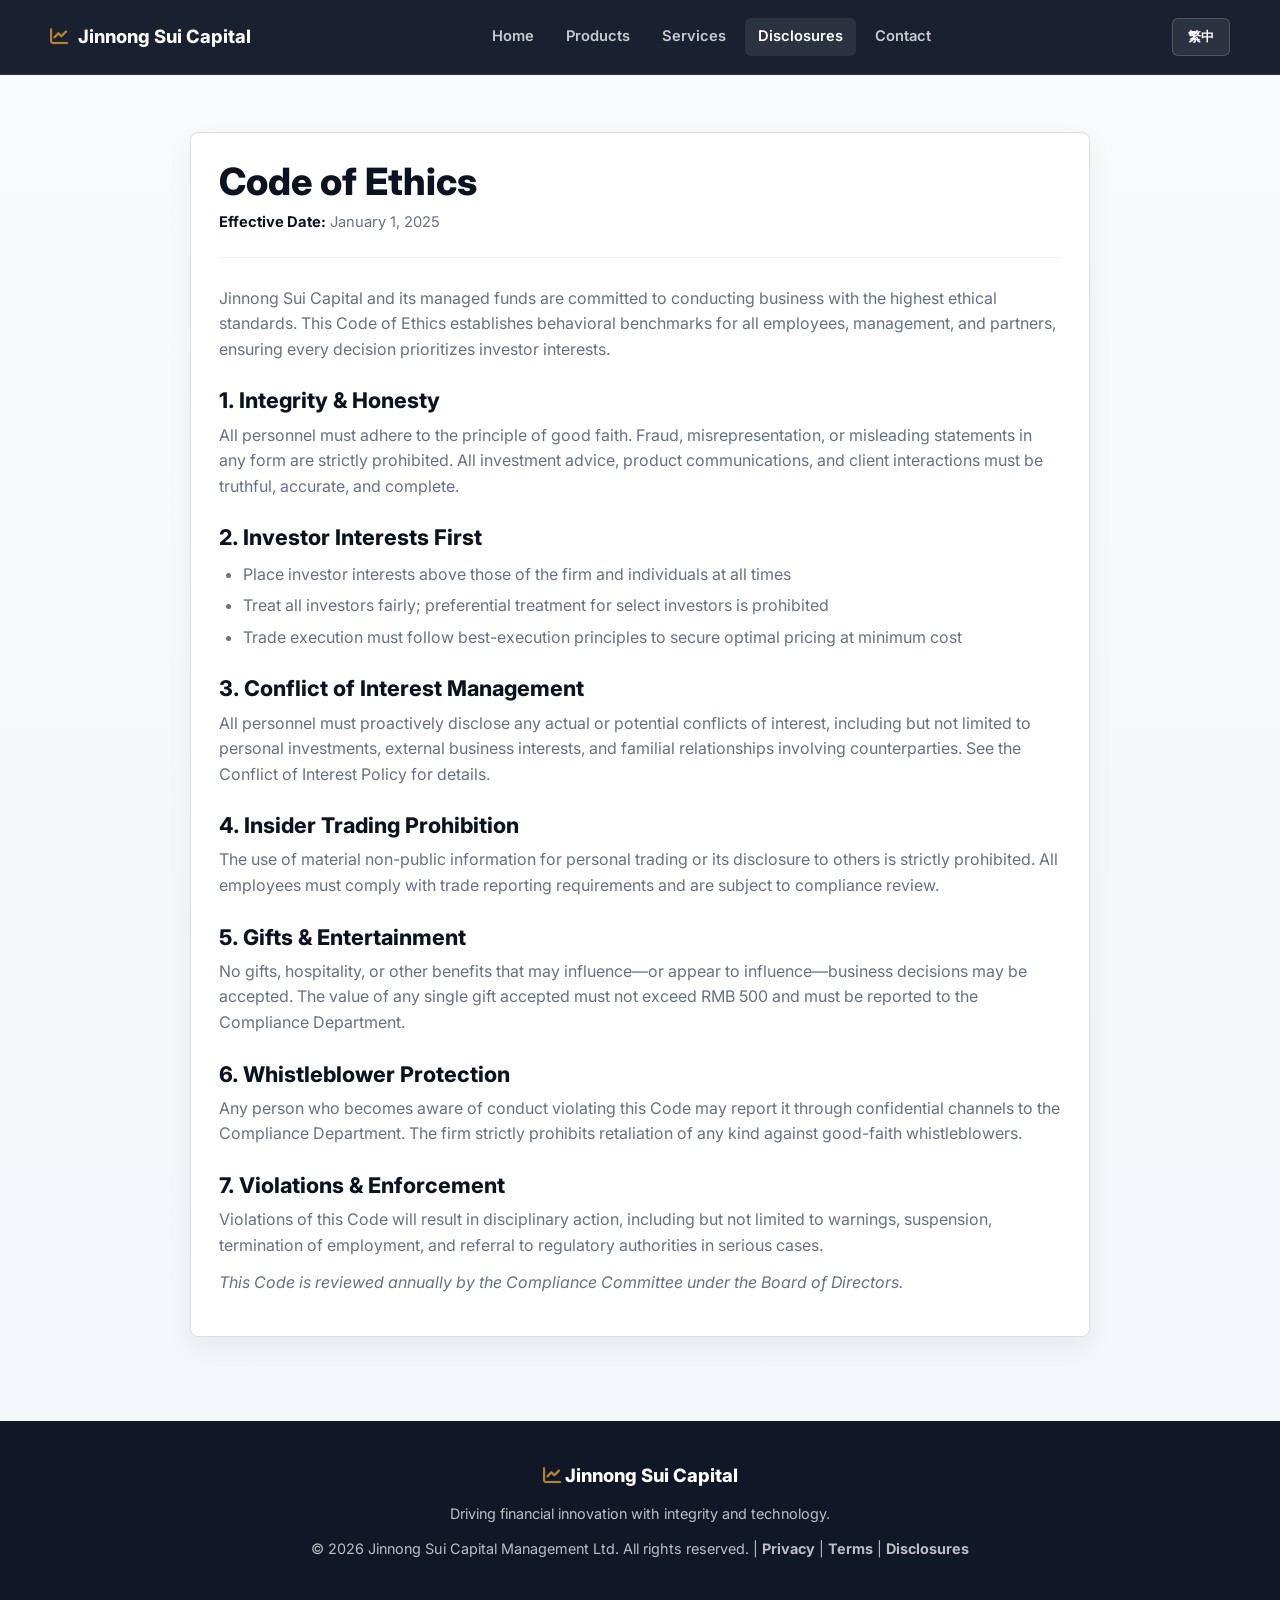
<file: compliance/code-of-ethics.html>
<!DOCTYPE html>
<html lang="en">
<head>
    <meta charset="UTF-8">
    <meta name="viewport" content="width=device-width, initial-scale=1.0">
    <title>Code of Ethics — Jinnong Sui Capital</title>
    <link rel="preconnect" href="https://fonts.googleapis.com">
    <link rel="preconnect" href="https://fonts.gstatic.com" crossorigin>
    <link rel="preconnect" href="https://cdnjs.cloudflare.com">
    <link rel="stylesheet" href="../style.css">
    <link rel="stylesheet" href="https://cdnjs.cloudflare.com/ajax/libs/font-awesome/6.4.0/css/all.min.css" media="print" onload="this.media='all'">
    <link href="https://fonts.googleapis.com/css2?family=Inter:wght@300;400;500;600;700;800;900&display=swap" rel="stylesheet">
    <link rel="icon" type="image/svg+xml" href="../favicon.svg">
    <script src="../lang.js" defer></script>
    <script src="../site.js" defer></script>
</head>
<body>
    <nav class="navbar">
        <div class="container">
            <a href="../index.html" class="logo"><i class="fas fa-chart-line"></i><span data-i18n="brand.name">Jinnong Sui Capital</span></a>
            <ul class="nav-links">
                <li><a href="../index.html#home" data-i18n="nav.home">Home</a></li>
                <li><a href="../index.html#products" data-i18n="nav.products">Products</a></li>
                <li><a href="../services.html" data-i18n="nav.services">Services</a></li>
                <li><a href="../regulatory-filings.html" class="active" data-i18n="nav.disclosure">Disclosures</a></li>
                <li><a href="../index.html#contact" data-i18n="nav.contact">Contact</a></li>
            </ul>
            <div class="nav-actions">
                <button class="lang-toggle">繁中</button>
                <button class="menu-toggle"><i class="fas fa-bars"></i></button>
            </div>
        </div>
    </nav>

    <section class="compliance-page">
        <div class="container">
            <div class="compliance-content">
                <h1 data-i18n="comp.ethics.title">Code of Ethics</h1>
                <p class="effective-date" data-i18n="comp.ethics.date"><strong>Effective Date:</strong> January 1, 2025</p>
                <p data-i18n="comp.ethics.intro">Jinnong Sui Capital and its managed funds are committed to conducting business with the highest ethical standards. This Code of Ethics establishes behavioral benchmarks for all employees, management, and partners, ensuring every decision prioritizes investor interests.</p>

                <h2 data-i18n="comp.ethics.h1">1. Integrity & Honesty</h2>
                <p data-i18n="comp.ethics.c1">All personnel must adhere to the principle of good faith. Fraud, misrepresentation, or misleading statements in any form are strictly prohibited. All investment advice, product communications, and client interactions must be truthful, accurate, and complete.</p>

                <h2 data-i18n="comp.ethics.h2">2. Investor Interests First</h2>
                <div data-i18n="comp.ethics.c2"><ul><li>Place investor interests above those of the firm and individuals at all times</li><li>Treat all investors fairly; preferential treatment for select investors is prohibited</li><li>Trade execution must follow best-execution principles to secure optimal pricing at minimum cost</li></ul></div>

                <h2 data-i18n="comp.ethics.h3">3. Conflict of Interest Management</h2>
                <p data-i18n="comp.ethics.c3">All personnel must proactively disclose any actual or potential conflicts of interest, including but not limited to personal investments, external business interests, and familial relationships involving counterparties. See the Conflict of Interest Policy for details.</p>

                <h2 data-i18n="comp.ethics.h4">4. Insider Trading Prohibition</h2>
                <p data-i18n="comp.ethics.c4">The use of material non-public information for personal trading or its disclosure to others is strictly prohibited. All employees must comply with trade reporting requirements and are subject to compliance review.</p>

                <h2 data-i18n="comp.ethics.h5">5. Gifts & Entertainment</h2>
                <p data-i18n="comp.ethics.c5">No gifts, hospitality, or other benefits that may influence—or appear to influence—business decisions may be accepted. The value of any single gift accepted must not exceed RMB 500 and must be reported to the Compliance Department.</p>

                <h2 data-i18n="comp.ethics.h6">6. Whistleblower Protection</h2>
                <p data-i18n="comp.ethics.c6">Any person who becomes aware of conduct violating this Code may report it through confidential channels to the Compliance Department. The firm strictly prohibits retaliation of any kind against good-faith whistleblowers.</p>

                <h2 data-i18n="comp.ethics.h7">7. Violations & Enforcement</h2>
                <p data-i18n="comp.ethics.c7">Violations of this Code will result in disciplinary action, including but not limited to warnings, suspension, termination of employment, and referral to regulatory authorities in serious cases.</p>

                <p data-i18n="comp.ethics.footer"><em>This Code is reviewed annually by the Compliance Committee under the Board of Directors.</em></p>
            </div>
        </div>
    </section>

    <footer class="footer">
        <div class="container">
            <div class="footer-content">
                <div class="footer-logo"><i class="fas fa-chart-line"></i> <span data-i18n="brand.name">Jinnong Sui Capital</span></div>
                <p class="footer-tagline" data-i18n="footer.tagline">Driving financial innovation with integrity and technology.</p>
                <p class="copyright">© 2026 <span data-i18n="brand.full">Jinnong Sui Capital Management Ltd.</span> <span data-i18n="footer.rights">All rights reserved.</span> | <a href="../compliance/privacy-policy.html" data-i18n="footer.privacy">Privacy</a> | <a href="terms.html" data-i18n="footer.terms">Terms</a> | <a href="../index.html#disclosure" data-i18n="footer.disclosures">Disclosures</a></p>
            </div>
        </div>
    </footer>
</body>
</html>
</file>
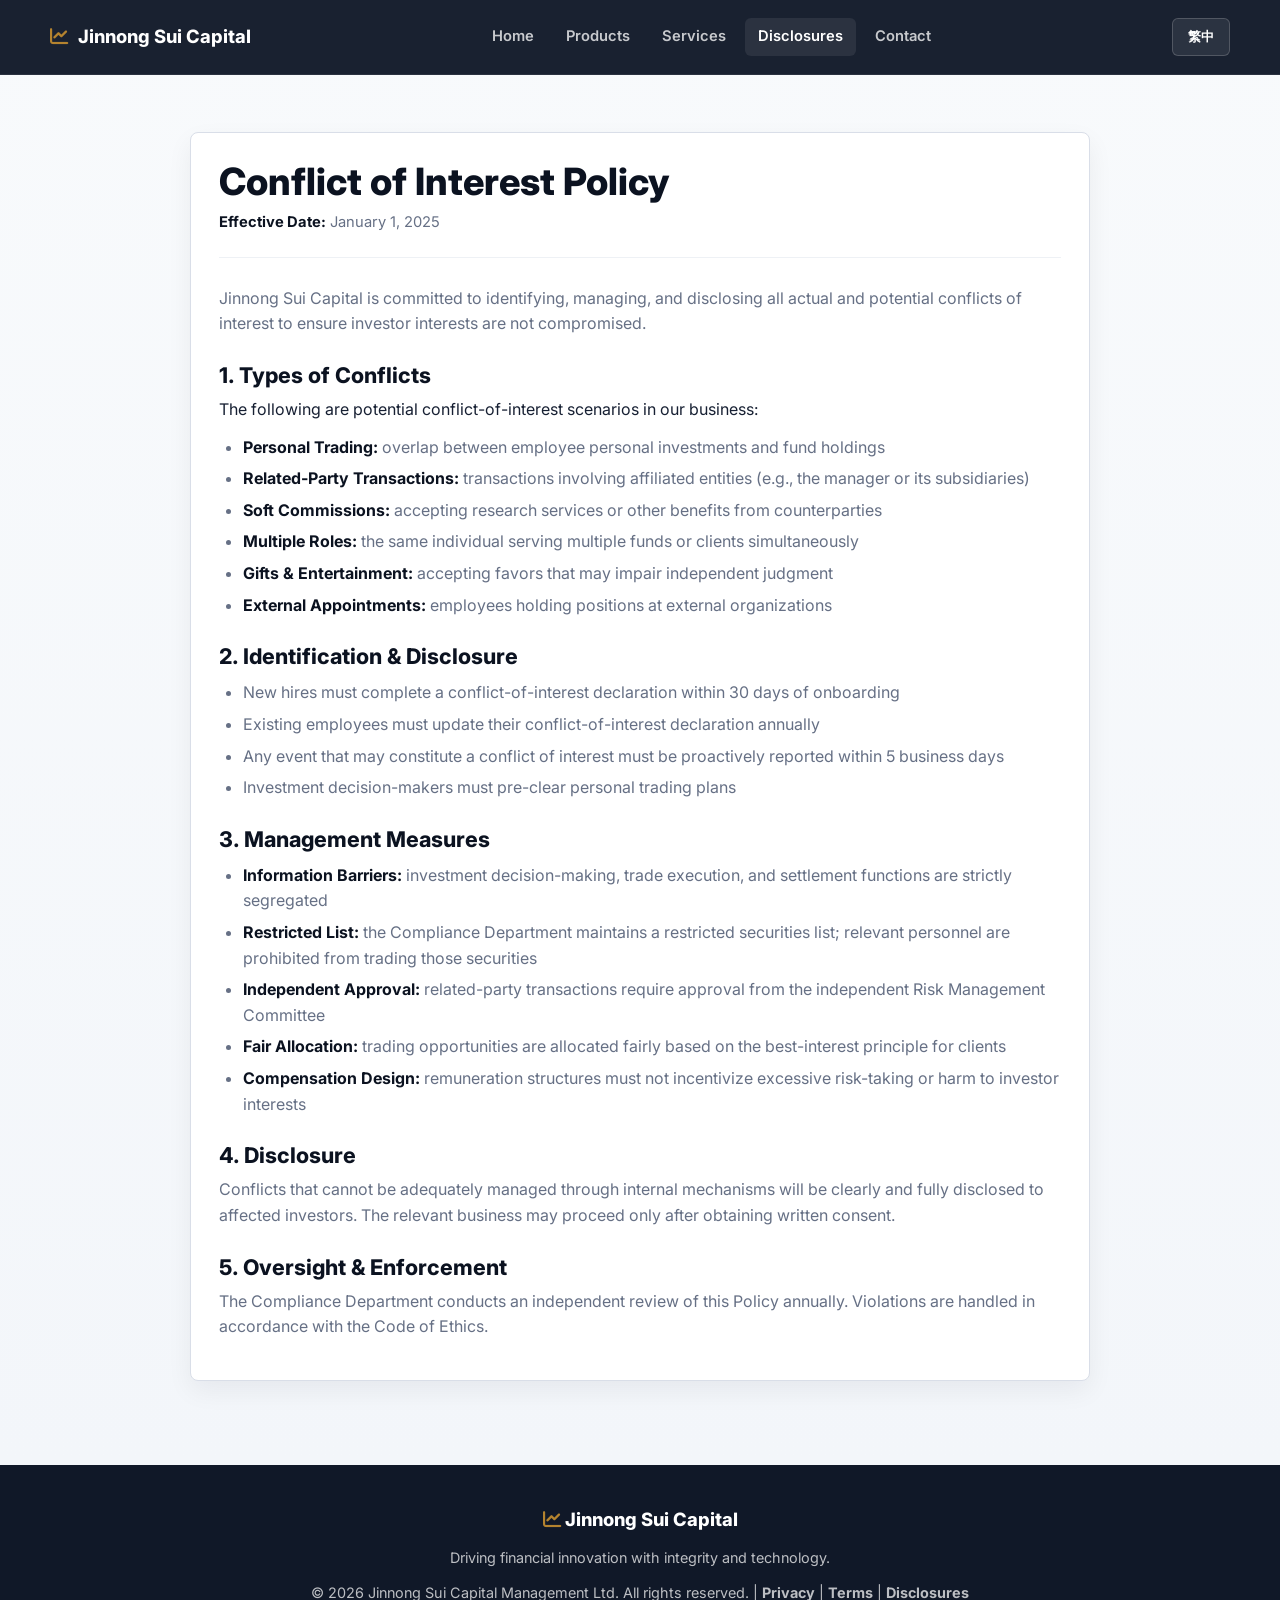
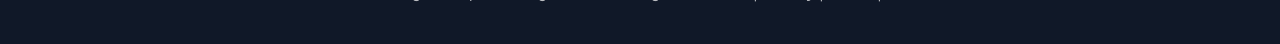
<file: compliance/conflict-of-interest.html>
<!DOCTYPE html>
<html lang="en">
<head>
    <meta charset="UTF-8">
    <meta name="viewport" content="width=device-width, initial-scale=1.0">
    <title>Conflict of Interest Policy — Jinnong Sui Capital</title>
    <link rel="preconnect" href="https://fonts.googleapis.com">
    <link rel="preconnect" href="https://fonts.gstatic.com" crossorigin>
    <link rel="preconnect" href="https://cdnjs.cloudflare.com">
    <link rel="stylesheet" href="../style.css">
    <link rel="stylesheet" href="https://cdnjs.cloudflare.com/ajax/libs/font-awesome/6.4.0/css/all.min.css" media="print" onload="this.media='all'">
    <link href="https://fonts.googleapis.com/css2?family=Inter:wght@300;400;500;600;700;800;900&display=swap" rel="stylesheet">
    <link rel="icon" type="image/svg+xml" href="../favicon.svg">
    <script src="../lang.js" defer></script>
    <script src="../site.js" defer></script>
</head>
<body>
    <nav class="navbar">
        <div class="container">
            <a href="../index.html" class="logo"><i class="fas fa-chart-line"></i><span data-i18n="brand.name">Jinnong Sui Capital</span></a>
            <ul class="nav-links">
                <li><a href="../index.html#home" data-i18n="nav.home">Home</a></li>
                <li><a href="../index.html#products" data-i18n="nav.products">Products</a></li>
                <li><a href="../services.html" data-i18n="nav.services">Services</a></li>
                <li><a href="../regulatory-filings.html" class="active" data-i18n="nav.disclosure">Disclosures</a></li>
                <li><a href="../index.html#contact" data-i18n="nav.contact">Contact</a></li>
            </ul>
            <div class="nav-actions">
                <button class="lang-toggle">繁中</button>
                <button class="menu-toggle"><i class="fas fa-bars"></i></button>
            </div>
        </div>
    </nav>

    <section class="compliance-page">
        <div class="container">
            <div class="compliance-content">
                <h1 data-i18n="comp.conflict.title">Conflict of Interest Policy</h1>
                <p class="effective-date" data-i18n="comp.conflict.date"><strong>Effective Date:</strong> January 1, 2025</p>
                <p data-i18n="comp.conflict.intro">Jinnong Sui Capital is committed to identifying, managing, and disclosing all actual and potential conflicts of interest to ensure investor interests are not compromised.</p>

                <h2 data-i18n="comp.conflict.h1">1. Types of Conflicts</h2>
                <div data-i18n="comp.conflict.c1">The following are potential conflict-of-interest scenarios in our business:<ul><li><strong>Personal Trading:</strong> overlap between employee personal investments and fund holdings</li><li><strong>Related-Party Transactions:</strong> transactions involving affiliated entities (e.g., the manager or its subsidiaries)</li><li><strong>Soft Commissions:</strong> accepting research services or other benefits from counterparties</li><li><strong>Multiple Roles:</strong> the same individual serving multiple funds or clients simultaneously</li><li><strong>Gifts & Entertainment:</strong> accepting favors that may impair independent judgment</li><li><strong>External Appointments:</strong> employees holding positions at external organizations</li></ul></div>

                <h2 data-i18n="comp.conflict.h2">2. Identification & Disclosure</h2>
                <div data-i18n="comp.conflict.c2"><ul><li>New hires must complete a conflict-of-interest declaration within 30 days of onboarding</li><li>Existing employees must update their conflict-of-interest declaration annually</li><li>Any event that may constitute a conflict of interest must be proactively reported within 5 business days</li><li>Investment decision-makers must pre-clear personal trading plans</li></ul></div>

                <h2 data-i18n="comp.conflict.h3">3. Management Measures</h2>
                <div data-i18n="comp.conflict.c3"><ul><li><strong>Information Barriers:</strong> investment decision-making, trade execution, and settlement functions are strictly segregated</li><li><strong>Restricted List:</strong> the Compliance Department maintains a restricted securities list; relevant personnel are prohibited from trading those securities</li><li><strong>Independent Approval:</strong> related-party transactions require approval from the independent Risk Management Committee</li><li><strong>Fair Allocation:</strong> trading opportunities are allocated fairly based on the best-interest principle for clients</li><li><strong>Compensation Design:</strong> remuneration structures must not incentivize excessive risk-taking or harm to investor interests</li></ul></div>

                <h2 data-i18n="comp.conflict.h4">4. Disclosure</h2>
                <p data-i18n="comp.conflict.c4">Conflicts that cannot be adequately managed through internal mechanisms will be clearly and fully disclosed to affected investors. The relevant business may proceed only after obtaining written consent.</p>

                <h2 data-i18n="comp.conflict.h5">5. Oversight & Enforcement</h2>
                <p data-i18n="comp.conflict.c5">The Compliance Department conducts an independent review of this Policy annually. Violations are handled in accordance with the Code of Ethics.</p>
            </div>
        </div>
    </section>

    <footer class="footer">
        <div class="container">
            <div class="footer-content">
                <div class="footer-logo"><i class="fas fa-chart-line"></i> <span data-i18n="brand.name">Jinnong Sui Capital</span></div>
                <p class="footer-tagline" data-i18n="footer.tagline">Driving financial innovation with integrity and technology.</p>
                <p class="copyright">© 2026 <span data-i18n="brand.full">Jinnong Sui Capital Management Ltd.</span> <span data-i18n="footer.rights">All rights reserved.</span> | <a href="../compliance/privacy-policy.html" data-i18n="footer.privacy">Privacy</a> | <a href="terms.html" data-i18n="footer.terms">Terms</a> | <a href="../index.html#disclosure" data-i18n="footer.disclosures">Disclosures</a></p>
            </div>
        </div>
    </footer>
</body>
</html>
</file>
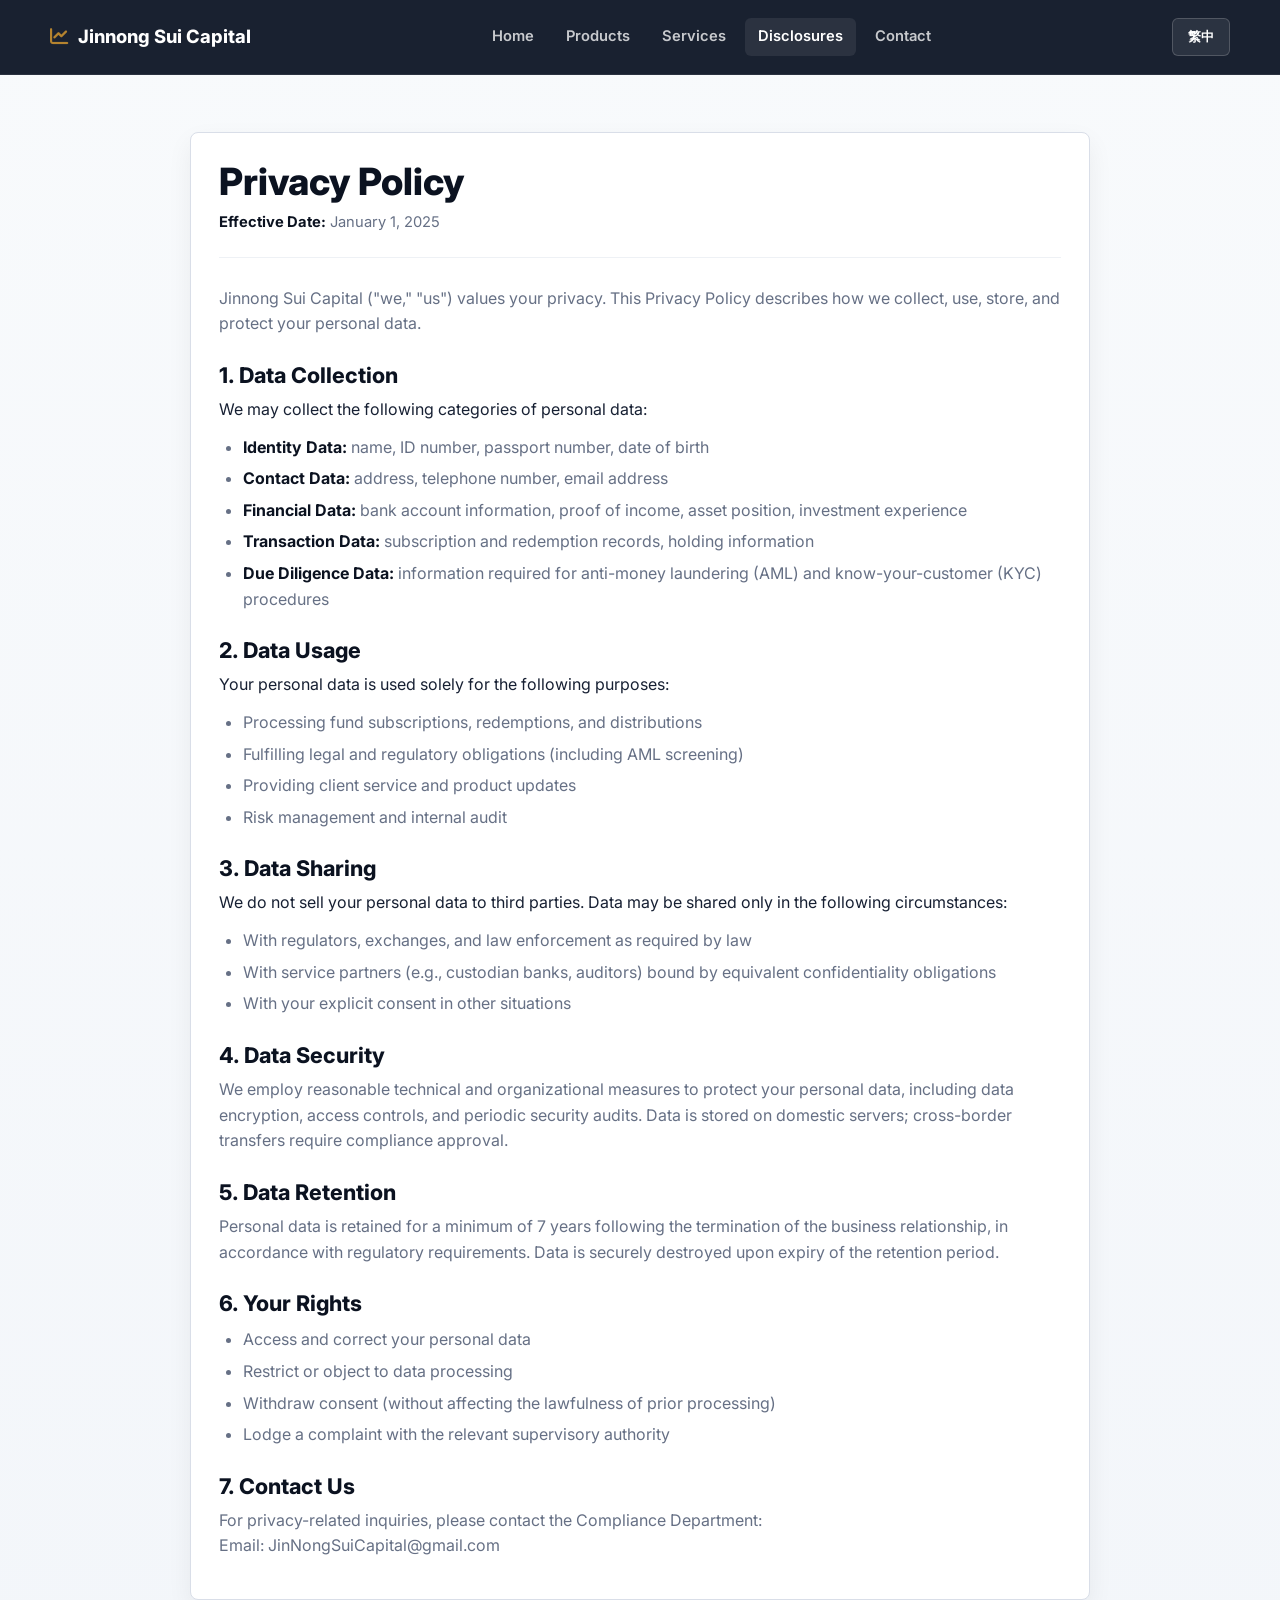
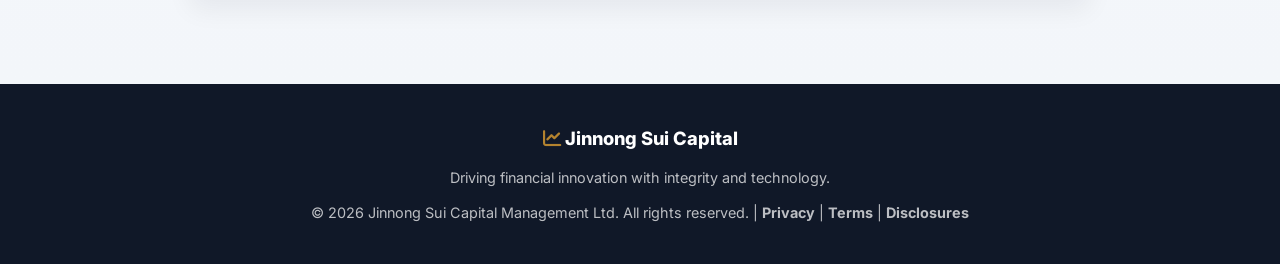
<file: compliance/privacy-policy.html>
<!DOCTYPE html>
<html lang="en">
<head>
    <meta charset="UTF-8">
    <meta name="viewport" content="width=device-width, initial-scale=1.0">
    <title>Privacy Policy — Jinnong Sui Capital</title>
    <link rel="preconnect" href="https://fonts.googleapis.com">
    <link rel="preconnect" href="https://fonts.gstatic.com" crossorigin>
    <link rel="preconnect" href="https://cdnjs.cloudflare.com">
    <link rel="stylesheet" href="../style.css">
    <link rel="stylesheet" href="https://cdnjs.cloudflare.com/ajax/libs/font-awesome/6.4.0/css/all.min.css" media="print" onload="this.media='all'">
    <link href="https://fonts.googleapis.com/css2?family=Inter:wght@300;400;500;600;700;800;900&display=swap" rel="stylesheet">
    <link rel="icon" type="image/svg+xml" href="../favicon.svg">
    <script src="../lang.js" defer></script>
    <script src="../site.js" defer></script>
</head>
<body>
    <nav class="navbar">
        <div class="container">
            <a href="../index.html" class="logo"><i class="fas fa-chart-line"></i><span data-i18n="brand.name">Jinnong Sui Capital</span></a>
            <ul class="nav-links">
                <li><a href="../index.html#home" data-i18n="nav.home">Home</a></li>
                <li><a href="../index.html#products" data-i18n="nav.products">Products</a></li>
                <li><a href="../services.html" data-i18n="nav.services">Services</a></li>
                <li><a href="../regulatory-filings.html" class="active" data-i18n="nav.disclosure">Disclosures</a></li>
                <li><a href="../index.html#contact" data-i18n="nav.contact">Contact</a></li>
            </ul>
            <div class="nav-actions">
                <button class="lang-toggle">繁中</button>
                <button class="menu-toggle"><i class="fas fa-bars"></i></button>
            </div>
        </div>
    </nav>

    <section class="compliance-page">
        <div class="container">
            <div class="compliance-content">
                <h1 data-i18n="comp.privacy.title">Privacy Policy</h1>
                <p class="effective-date" data-i18n="comp.privacy.date"><strong>Effective Date:</strong> January 1, 2025</p>
                <p data-i18n="comp.privacy.intro">Jinnong Sui Capital ("we," "us") values your privacy. This Privacy Policy describes how we collect, use, store, and protect your personal data.</p>

                <h2 data-i18n="comp.privacy.h1">1. Data Collection</h2>
                <div data-i18n="comp.privacy.c1">We may collect the following categories of personal data:<ul><li><strong>Identity Data:</strong> name, ID number, passport number, date of birth</li><li><strong>Contact Data:</strong> address, telephone number, email address</li><li><strong>Financial Data:</strong> bank account information, proof of income, asset position, investment experience</li><li><strong>Transaction Data:</strong> subscription and redemption records, holding information</li><li><strong>Due Diligence Data:</strong> information required for anti-money laundering (AML) and know-your-customer (KYC) procedures</li></ul></div>

                <h2 data-i18n="comp.privacy.h2">2. Data Usage</h2>
                <div data-i18n="comp.privacy.c2">Your personal data is used solely for the following purposes:<ul><li>Processing fund subscriptions, redemptions, and distributions</li><li>Fulfilling legal and regulatory obligations (including AML screening)</li><li>Providing client service and product updates</li><li>Risk management and internal audit</li></ul></div>

                <h2 data-i18n="comp.privacy.h3">3. Data Sharing</h2>
                <div data-i18n="comp.privacy.c3">We do not sell your personal data to third parties. Data may be shared only in the following circumstances:<ul><li>With regulators, exchanges, and law enforcement as required by law</li><li>With service partners (e.g., custodian banks, auditors) bound by equivalent confidentiality obligations</li><li>With your explicit consent in other situations</li></ul></div>

                <h2 data-i18n="comp.privacy.h4">4. Data Security</h2>
                <p data-i18n="comp.privacy.c4">We employ reasonable technical and organizational measures to protect your personal data, including data encryption, access controls, and periodic security audits. Data is stored on domestic servers; cross-border transfers require compliance approval.</p>

                <h2 data-i18n="comp.privacy.h5">5. Data Retention</h2>
                <p data-i18n="comp.privacy.c5">Personal data is retained for a minimum of 7 years following the termination of the business relationship, in accordance with regulatory requirements. Data is securely destroyed upon expiry of the retention period.</p>

                <h2 data-i18n="comp.privacy.h6">6. Your Rights</h2>
                <div data-i18n="comp.privacy.c6"><ul><li>Access and correct your personal data</li><li>Restrict or object to data processing</li><li>Withdraw consent (without affecting the lawfulness of prior processing)</li><li>Lodge a complaint with the relevant supervisory authority</li></ul></div>

                <h2 data-i18n="comp.privacy.h7">7. Contact Us</h2>
                <p data-i18n="comp.privacy.c7">For privacy-related inquiries, please contact the Compliance Department:<br>Email: JinNongSuiCapital@gmail.com</p>
            </div>
        </div>
    </section>

    <footer class="footer">
        <div class="container">
            <div class="footer-content">
                <div class="footer-logo"><i class="fas fa-chart-line"></i> <span data-i18n="brand.name">Jinnong Sui Capital</span></div>
                <p class="footer-tagline" data-i18n="footer.tagline">Driving financial innovation with integrity and technology.</p>
                <p class="copyright">© 2026 <span data-i18n="brand.full">Jinnong Sui Capital Management Ltd.</span> <span data-i18n="footer.rights">All rights reserved.</span> | <a href="../compliance/privacy-policy.html" data-i18n="footer.privacy">Privacy</a> | <a href="terms.html" data-i18n="footer.terms">Terms</a> | <a href="../index.html#disclosure" data-i18n="footer.disclosures">Disclosures</a></p>
            </div>
        </div>
    </footer>
</body>
</html>
</file>
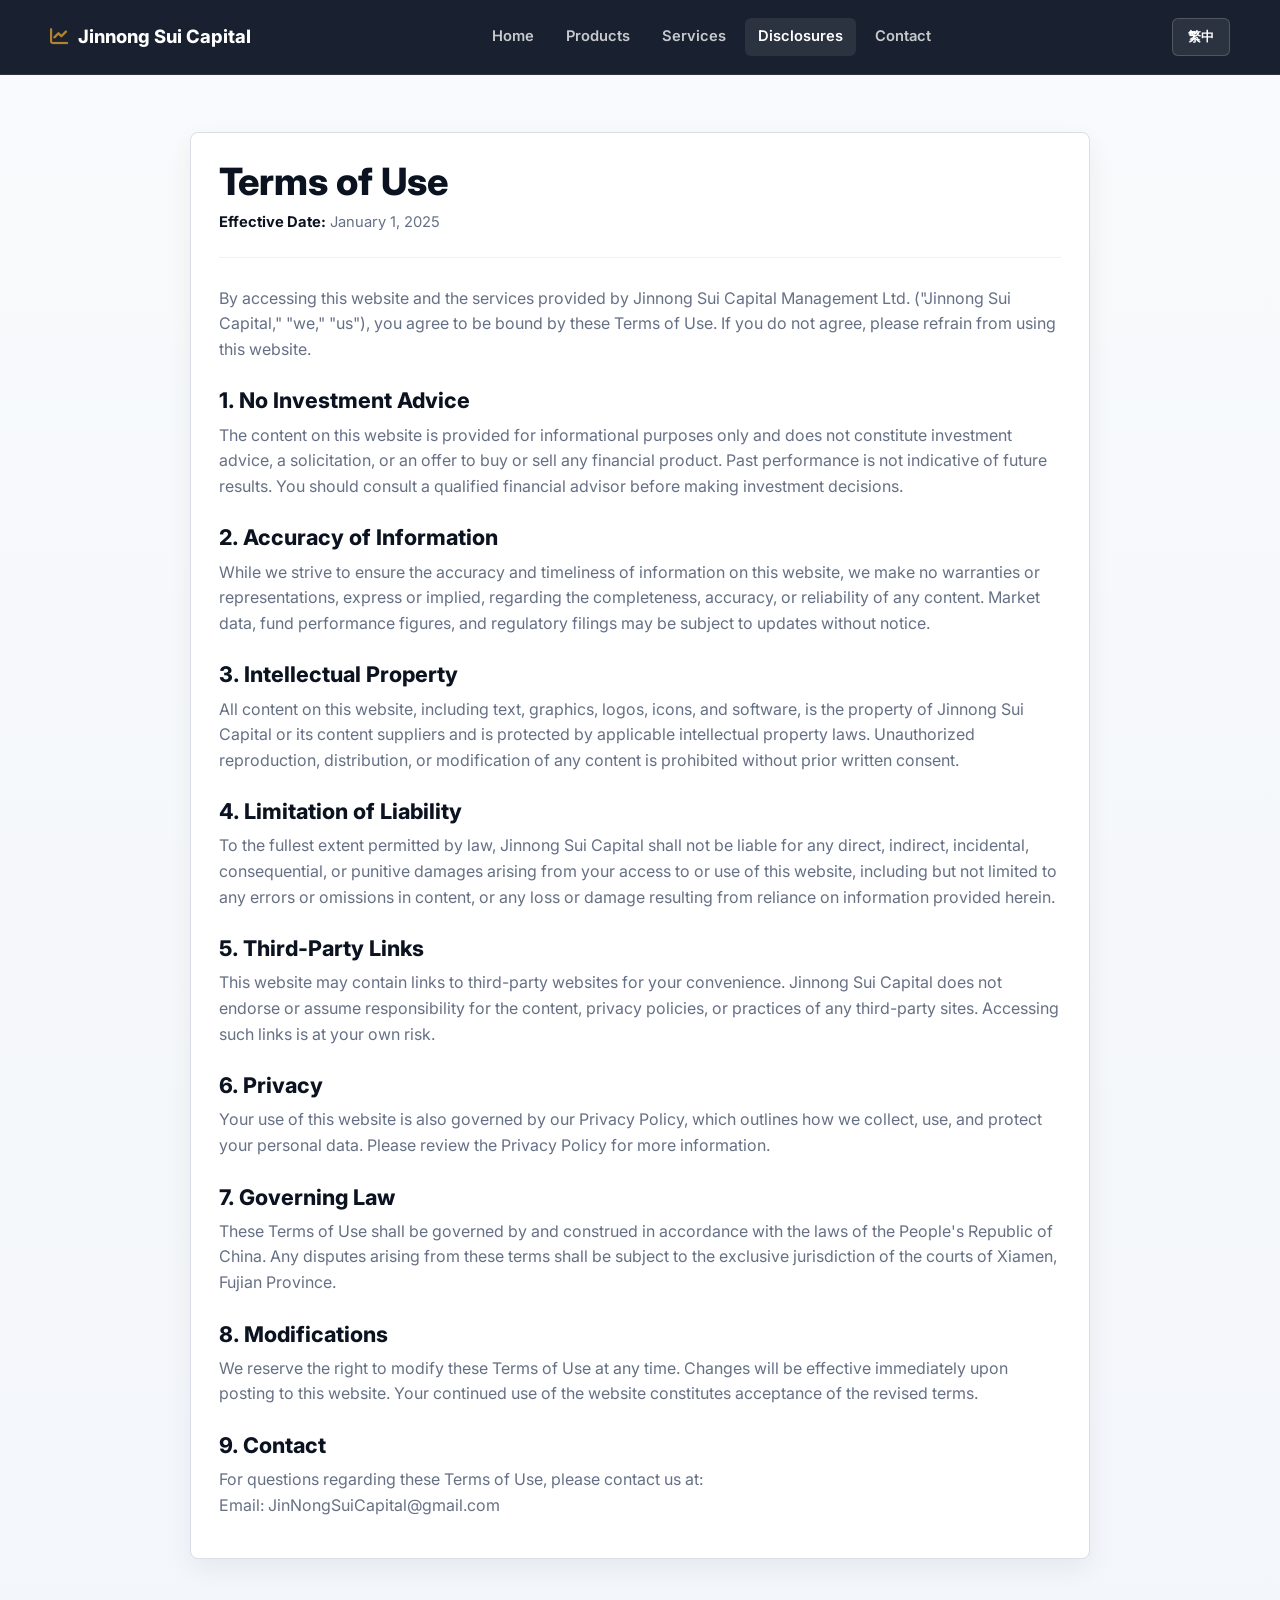
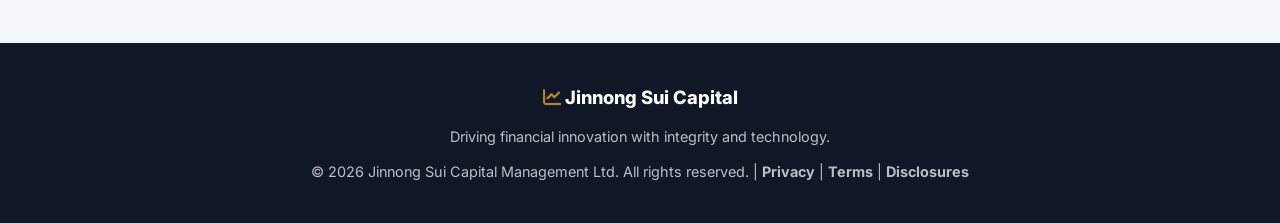
<file: compliance/terms.html>
<!DOCTYPE html>
<html lang="en">
<head>
    <meta charset="UTF-8">
    <meta name="viewport" content="width=device-width, initial-scale=1.0">
    <title>Terms of Use — Jinnong Sui Capital</title>
    <link rel="preconnect" href="https://fonts.googleapis.com">
    <link rel="preconnect" href="https://fonts.gstatic.com" crossorigin>
    <link rel="preconnect" href="https://cdnjs.cloudflare.com">
    <link rel="stylesheet" href="../style.css">
    <link rel="stylesheet" href="https://cdnjs.cloudflare.com/ajax/libs/font-awesome/6.4.0/css/all.min.css" media="print" onload="this.media='all'">
    <link href="https://fonts.googleapis.com/css2?family=Inter:wght@300;400;500;600;700;800;900&display=swap" rel="stylesheet">
    <link rel="icon" type="image/svg+xml" href="../favicon.svg">
    <script src="../lang.js" defer></script>
    <script src="../site.js" defer></script>
</head>
<body>
    <nav class="navbar">
        <div class="container">
            <a href="../index.html" class="logo"><i class="fas fa-chart-line"></i><span data-i18n="brand.name">Jinnong Sui Capital</span></a>
            <ul class="nav-links">
                <li><a href="../index.html#home" data-i18n="nav.home">Home</a></li>
                <li><a href="../index.html#products" data-i18n="nav.products">Products</a></li>
                <li><a href="../services.html" data-i18n="nav.services">Services</a></li>
                <li><a href="../regulatory-filings.html" class="active" data-i18n="nav.disclosure">Disclosures</a></li>
                <li><a href="../index.html#contact" data-i18n="nav.contact">Contact</a></li>
            </ul>
            <div class="nav-actions">
                <button class="lang-toggle">繁中</button>
                <button class="menu-toggle"><i class="fas fa-bars"></i></button>
            </div>
        </div>
    </nav>

    <section class="compliance-page">
        <div class="container">
            <div class="compliance-content">
                <h1 data-i18n="comp.terms.title">Terms of Use</h1>
                <p class="effective-date" data-i18n="comp.terms.date"><strong>Effective Date:</strong> January 1, 2025</p>

                <p data-i18n="comp.terms.intro">By accessing this website and the services provided by Jinnong Sui Capital Management Ltd. ("Jinnong Sui Capital," "we," "us"), you agree to be bound by these Terms of Use. If you do not agree, please refrain from using this website.</p>

                <h2 data-i18n="comp.terms.h1">1. No Investment Advice</h2>
                <p data-i18n="comp.terms.c1">The content on this website is provided for informational purposes only and does not constitute investment advice, a solicitation, or an offer to buy or sell any financial product. Past performance is not indicative of future results. You should consult a qualified financial advisor before making investment decisions.</p>

                <h2 data-i18n="comp.terms.h2">2. Accuracy of Information</h2>
                <p data-i18n="comp.terms.c2">While we strive to ensure the accuracy and timeliness of information on this website, we make no warranties or representations, express or implied, regarding the completeness, accuracy, or reliability of any content. Market data, fund performance figures, and regulatory filings may be subject to updates without notice.</p>

                <h2 data-i18n="comp.terms.h3">3. Intellectual Property</h2>
                <p data-i18n="comp.terms.c3">All content on this website, including text, graphics, logos, icons, and software, is the property of Jinnong Sui Capital or its content suppliers and is protected by applicable intellectual property laws. Unauthorized reproduction, distribution, or modification of any content is prohibited without prior written consent.</p>

                <h2 data-i18n="comp.terms.h4">4. Limitation of Liability</h2>
                <p data-i18n="comp.terms.c4">To the fullest extent permitted by law, Jinnong Sui Capital shall not be liable for any direct, indirect, incidental, consequential, or punitive damages arising from your access to or use of this website, including but not limited to any errors or omissions in content, or any loss or damage resulting from reliance on information provided herein.</p>

                <h2 data-i18n="comp.terms.h5">5. Third-Party Links</h2>
                <p data-i18n="comp.terms.c5">This website may contain links to third-party websites for your convenience. Jinnong Sui Capital does not endorse or assume responsibility for the content, privacy policies, or practices of any third-party sites. Accessing such links is at your own risk.</p>

                <h2 data-i18n="comp.terms.h6">6. Privacy</h2>
                <p data-i18n="comp.terms.c6">Your use of this website is also governed by our Privacy Policy, which outlines how we collect, use, and protect your personal data. Please review the Privacy Policy for more information.</p>

                <h2 data-i18n="comp.terms.h7">7. Governing Law</h2>
                <p data-i18n="comp.terms.c7">These Terms of Use shall be governed by and construed in accordance with the laws of the People's Republic of China. Any disputes arising from these terms shall be subject to the exclusive jurisdiction of the courts of Xiamen, Fujian Province.</p>

                <h2 data-i18n="comp.terms.h8">8. Modifications</h2>
                <p data-i18n="comp.terms.c8">We reserve the right to modify these Terms of Use at any time. Changes will be effective immediately upon posting to this website. Your continued use of the website constitutes acceptance of the revised terms.</p>

                <h2 data-i18n="comp.terms.h9">9. Contact</h2>
                <p data-i18n="comp.terms.c9">For questions regarding these Terms of Use, please contact us at:<br>Email: JinNongSuiCapital@gmail.com</p>
            </div>
        </div>
    </section>

    <footer class="footer">
        <div class="container">
            <div class="footer-content">
                <div class="footer-logo"><i class="fas fa-chart-line"></i> <span data-i18n="brand.name">Jinnong Sui Capital</span></div>
                <p class="footer-tagline" data-i18n="footer.tagline">Driving financial innovation with integrity and technology.</p>
                <p class="copyright">&copy; 2026 <span data-i18n="brand.full">Jinnong Sui Capital Management Ltd.</span> <span data-i18n="footer.rights">All rights reserved.</span> | <a href="../compliance/privacy-policy.html" data-i18n="footer.privacy">Privacy</a> | <a href="../compliance/terms.html" data-i18n="footer.terms">Terms</a> | <a href="../index.html#disclosure" data-i18n="footer.disclosures">Disclosures</a></p>
            </div>
        </div>
    </footer>
</body>
</html>
</file>
<file: style.css>
/* Institutional redesign */
:root {
    --ink: #172033;
    --ink-strong: #0b1220;
    --muted: #667085;
    --line: #d9dee8;
    --line-soft: #eef1f5;
    --paper: #ffffff;
    --surface: #f6f8fb;
    --surface-warm: #fbfaf7;
    --nav: #101828;
    --nav-2: #182230;
    --brand: #007b83;
    --brand-dark: #005d63;
    --accent: #b4832f;
    --accent-soft: #f3e6cf;
    --success: #247a5a;
    --shadow: 0 18px 42px rgba(16, 24, 40, 0.09);
    --shadow-soft: 0 10px 26px rgba(16, 24, 40, 0.06);
    --radius: 8px;
    --radius-sm: 6px;
}

* {
    box-sizing: border-box;
    margin: 0;
    padding: 0;
}

html {
    scroll-behavior: smooth;
    background: var(--surface);
}

body {
    font-family: "Inter", "Segoe UI", Arial, sans-serif;
    color: var(--ink);
    background:
        linear-gradient(180deg, rgba(246, 248, 251, 0.96), rgba(246, 248, 251, 1)),
        repeating-linear-gradient(90deg, rgba(23, 32, 51, 0.035) 0 1px, transparent 1px 96px);
    line-height: 1.6;
    overflow-x: hidden;
}

a {
    color: inherit;
}

.container {
    width: min(1180px, calc(100% - 40px));
    margin: 0 auto;
}

h1, h2, h3, h4 {
    color: var(--ink-strong);
    line-height: 1.12;
    letter-spacing: 0;
}

h1 {
    font-size: 4.6rem;
    font-weight: 800;
}

h2 {
    font-size: 2.7rem;
    font-weight: 760;
}

h3 {
    font-size: 1.25rem;
    font-weight: 720;
}

h4 {
    font-size: 1rem;
    font-weight: 700;
}

p {
    color: var(--muted);
    font-size: 1rem;
}

ul {
    list-style: none;
}

.highlight {
    color: var(--brand);
}

.navbar {
    position: fixed;
    inset: 0 0 auto;
    z-index: 1000;
    background: rgba(16, 24, 40, 0.96);
    border-bottom: 1px solid rgba(255, 255, 255, 0.08);
    backdrop-filter: blur(16px);
}

.navbar .container {
    min-height: 74px;
    display: flex;
    align-items: center;
    justify-content: space-between;
    gap: 28px;
}

.logo {
    display: inline-flex;
    align-items: center;
    gap: 10px;
    color: #fff;
    text-decoration: none;
    font-weight: 760;
    font-size: 1.15rem;
    white-space: nowrap;
}

.logo i,
.footer-logo i {
    color: var(--accent);
}

.nav-links {
    display: flex;
    align-items: center;
    gap: 6px;
}

.nav-links li {
    margin: 0;
}

.nav-links a {
    display: inline-flex;
    align-items: center;
    min-height: 38px;
    padding: 0 13px;
    color: rgba(255, 255, 255, 0.76);
    text-decoration: none;
    font-size: 0.92rem;
    font-weight: 600;
    border-radius: var(--radius-sm);
    transition: color .2s, background .2s;
}

.nav-links a:hover,
.nav-links a.active {
    color: #fff;
    background: rgba(255, 255, 255, 0.08);
}

.nav-links a::after {
    display: none;
}

.nav-actions {
    display: flex;
    align-items: center;
    gap: 10px;
}

.lang-toggle,
.menu-toggle {
    min-height: 38px;
    border: 1px solid rgba(255, 255, 255, 0.18);
    background: rgba(255, 255, 255, 0.08);
    color: #fff;
    border-radius: var(--radius-sm);
    cursor: pointer;
    font-weight: 700;
}

.lang-toggle {
    min-width: 58px;
    padding: 0 12px;
    font-size: 0.82rem;
}

.menu-toggle {
    display: none;
    width: 42px;
    font-size: 1rem;
}

.hero {
    position: relative;
    min-height: 760px;
    padding: 144px 0 72px;
    color: #fff;
    background:
        linear-gradient(90deg, rgba(8, 14, 26, 0.96) 0%, rgba(10, 22, 34, 0.88) 39%, rgba(12, 29, 42, 0.48) 66%, rgba(12, 23, 33, 0.22) 100%),
        linear-gradient(180deg, rgba(6, 10, 18, 0.18), rgba(6, 10, 18, 0.38)),
        url("assets/hero-xiamen-waterfront.png") center center / cover no-repeat;
    overflow: hidden;
}

.hero::before {
    content: "";
    position: absolute;
    inset: 74px 0 auto;
    height: 1px;
    background: linear-gradient(90deg, transparent, rgba(255,255,255,.22), transparent);
}

.hero::after {
    content: "";
    position: absolute;
    right: 0;
    bottom: 0;
    width: 54%;
    height: 76%;
    background:
        linear-gradient(120deg, transparent 0 38%, rgba(255, 255, 255, 0.09) 38% 38.5%, transparent 38.5% 100%),
        repeating-linear-gradient(0deg, rgba(255,255,255,.035) 0 1px, transparent 1px 48px),
        repeating-linear-gradient(90deg, rgba(255,255,255,.03) 0 1px, transparent 1px 56px);
    mask-image: linear-gradient(90deg, transparent, #000 24%);
    pointer-events: none;
}

.hero-bg,
.visual-ring,
.visual-ring-2 {
    display: none;
}

.hero .container {
    position: relative;
    z-index: 1;
    display: grid;
    grid-template-columns: minmax(0, 1.08fr) minmax(360px, 0.72fr);
    gap: 60px;
    align-items: center;
}

.hero-content {
    max-width: 720px;
}

.hero-badge,
.section-tag,
.featured-badge,
.badge {
    display: inline-flex;
    align-items: center;
    gap: 8px;
    min-height: 32px;
    padding: 6px 10px;
    border: 1px solid var(--line);
    border-radius: var(--radius-sm);
    background: var(--paper);
    color: var(--brand-dark);
    font-size: 0.78rem;
    font-weight: 760;
    text-transform: uppercase;
}

.hero-badge {
    border-color: rgba(255,255,255,.2);
    background: rgba(255,255,255,.08);
    color: #dffbff;
    margin-bottom: 22px;
}

.hero h1,
.hero h2,
.hero h3 {
    color: #fff;
}

.hero .subtitle,
.subtitle {
    max-width: 680px;
    margin-top: 20px;
    color: rgba(255,255,255,.75);
    font-size: 1.13rem;
}

.hero-actions {
    display: flex;
    flex-wrap: wrap;
    gap: 12px;
    margin-top: 34px;
}

.btn-primary,
.btn-outline,
.btn-more,
.btn-view,
.btn-download {
    display: inline-flex;
    align-items: center;
    justify-content: center;
    gap: 9px;
    min-height: 44px;
    padding: 0 18px;
    border-radius: var(--radius-sm);
    border: 1px solid transparent;
    text-decoration: none;
    font-size: 0.94rem;
    font-weight: 760;
    cursor: pointer;
    transition: transform .18s, box-shadow .18s, background .18s, color .18s, border .18s;
}

.btn-primary {
    background: var(--brand);
    color: #fff;
    box-shadow: 0 10px 22px rgba(0, 123, 131, .24);
}

.btn-primary:hover,
.btn-view:hover {
    transform: translateY(-1px);
    background: var(--brand-dark);
}

.btn-outline {
    color: #fff;
    border-color: rgba(255,255,255,.26);
    background: rgba(255,255,255,.08);
}

.btn-outline:hover {
    background: rgba(255,255,255,.14);
}

.btn-more,
.btn-view {
    color: var(--brand-dark);
    border-color: var(--line);
    background: #fff;
}

.hero-stats {
    display: grid;
    grid-template-columns: repeat(3, minmax(0, 1fr));
    margin-top: 48px;
    border: 1px solid rgba(255,255,255,.16);
    background: rgba(255,255,255,.07);
}

.hero-stat {
    padding: 20px 18px;
    border-right: 1px solid rgba(255,255,255,.14);
}

.hero-stat:last-child {
    border-right: 0;
}

.stat-value {
    display: block;
    color: #fff;
    font-size: 2rem;
    line-height: 1;
    font-weight: 800;
}

.stat-unit {
    margin-left: 2px;
    color: #d9ead2;
    font-size: 1rem;
}

.stat-label {
    display: block;
    margin-top: 8px;
    color: rgba(255,255,255,.66);
    font-size: .78rem;
    font-weight: 700;
    text-transform: uppercase;
}

.hero-visual {
    position: relative;
    min-height: 430px;
}

.hero-visual::before {
    content: "";
    position: absolute;
    inset: 42px 42px 42px auto;
    width: 68%;
    border: 1px solid rgba(255,255,255,.11);
    background:
        linear-gradient(160deg, rgba(255,255,255,.055), rgba(255,255,255,.015)),
        repeating-linear-gradient(0deg, rgba(255,255,255,.045) 0 1px, transparent 1px 42px);
    transform: skewY(-3deg);
}

.hero-card {
    position: absolute;
    right: 24px;
    bottom: 28px;
    width: min(340px, calc(100% - 24px));
    border: 1px solid rgba(255,255,255,.24);
    border-radius: var(--radius);
    background: linear-gradient(180deg, rgba(14, 23, 39, .74), rgba(14, 23, 39, .58));
    backdrop-filter: blur(18px);
    box-shadow: 0 22px 52px rgba(0,0,0,.26);
    overflow: hidden;
}

.hero-card::before {
    content: "";
    display: block;
    height: 4px;
    background: linear-gradient(90deg, var(--brand), var(--accent));
}

.hero-card-header {
    display: flex;
    align-items: center;
    gap: 10px;
    padding: 20px 20px 6px;
    color: #fff;
    font-weight: 800;
}

.hero-card-header i {
    color: var(--accent);
}

.hero-card-body {
    padding: 10px 20px 18px;
}

.hero-card-row,
.ft-row,
.fund-row {
    display: grid;
    grid-template-columns: 1fr auto;
    gap: 16px;
    padding: 13px 0;
    border-bottom: 1px solid var(--line-soft);
}

.hero-card-row {
    border-bottom-color: rgba(255,255,255,.13);
}

.hero-card-row:last-child,
.ft-row:last-child,
.fund-row:last-child {
    border-bottom: 0;
}

.hcr-label,
.metric-label,
.fund-cell.label {
    color: var(--muted);
    font-size: .88rem;
    font-weight: 650;
}

.hcr-label {
    color: rgba(255,255,255,.68);
}

.hcr-value,
.metric-value,
.fund-cell:not(.label) {
    color: var(--ink-strong);
    font-weight: 760;
}

.hcr-value {
    color: #fff;
}

.section {
    padding: 92px 0;
    scroll-margin-top: 88px;
}

.section.products,
.section.contact,
.reports-archive,
.compliance-page,
.announcement-page {
    background: var(--surface);
}

.section.about,
.section.disclosure,
.cta-section {
    background: var(--paper);
}

.section-header {
    max-width: 760px;
    margin-bottom: 34px;
}

.contact .section-header {
    margin-bottom: 28px;
}

.contact .section-title {
    margin-bottom: 8px;
}

.section-header .section-tag {
    margin-bottom: 14px;
}

.section-title {
    margin-bottom: 12px;
}

.section-subtitle {
    max-width: 680px;
    font-size: 1.05rem;
}

.featured-product,
.service-block,
.manager-card,
.disclaimer-card,
.filing-list,
.compliance-content,
.announcement-content,
.archive-notice,
.no-results,
.cta-card,
.social-card,
.featured-table,
.fund-table,
.fund-metric {
    border: 1px solid var(--line);
    border-radius: var(--radius);
    background: var(--paper);
    box-shadow: var(--shadow-soft);
}

.featured-product {
    position: relative;
    padding: 34px;
    overflow: hidden;
}

.featured-product::before {
    content: "";
    position: absolute;
    inset: 0 auto 0 0;
    width: 6px;
    background: linear-gradient(var(--brand), var(--accent));
}

.featured-badge {
    position: absolute;
    top: 24px;
    right: 24px;
    border-color: var(--accent-soft);
    background: #fff9ed;
    color: #7a5417;
}

.featured-content {
    display: grid;
    grid-template-columns: minmax(0, 1.15fr) minmax(320px, .85fr);
    gap: 34px;
}

.fp-icon,
.feature-icon,
.scn-icon,
.service-icon-large,
.report-icon,
.notice-icon,
.info-item i,
.fund-list i {
    display: inline-flex;
    align-items: center;
    justify-content: center;
    width: 44px;
    height: 44px;
    border-radius: var(--radius-sm);
    background: #e7f5f5;
    color: var(--brand-dark);
}

.fp-name {
    max-width: 760px;
    margin-top: 16px;
    margin-bottom: 14px;
    font-size: 1.95rem;
}

.fp-tags,
.fund-quick-info,
.filter-buttons {
    display: flex;
    flex-wrap: wrap;
    gap: 8px;
}

.fp-tags span,
.fund-tag,
.filter-btn,
.session-tag {
    display: inline-flex;
    align-items: center;
    min-height: 32px;
    padding: 5px 10px;
    border: 1px solid var(--line);
    border-radius: var(--radius-sm);
    background: var(--surface);
    color: var(--ink);
    font-size: .82rem;
    font-weight: 700;
}

.fp-desc {
    margin: 18px 0;
    max-width: 720px;
}

.fp-highlights,
.features,
.service-cards,
.disclosure-content,
.stats-grid,
.info-cards,
.fund-highlights,
.fund-metrics {
    display: grid;
    gap: 18px;
}

.fp-highlights {
    grid-template-columns: repeat(2, minmax(0, 1fr));
    margin: 22px 0 28px;
}

.fph-item,
.feature-card,
.service-card-new,
.info-card,
.fund-highlight,
.stat-card,
.contact-info {
    border: 1px solid var(--line);
    border-radius: var(--radius);
    background: var(--paper);
    padding: 20px;
}

.fph-item {
    display: grid;
    grid-template-columns: 44px 1fr;
    gap: 14px;
    padding: 16px;
}

.fph-item i {
    color: var(--brand);
    margin-top: 3px;
}

.fph-item strong,
.service-feature h4 {
    display: block;
    color: var(--ink-strong);
    margin-bottom: 4px;
}

.fph-item span,
.service-feature p,
.report-meta,
.recent-date {
    color: var(--muted);
    font-size: .9rem;
}

.featured-table {
    padding: 22px;
}

.featured-table h4 {
    display: flex;
    align-items: center;
    gap: 10px;
    margin-bottom: 8px;
}

.featured-table h4 i {
    color: var(--accent);
}

.ft-row span:last-child {
    color: var(--ink-strong);
    text-align: right;
    font-weight: 760;
}

.features,
.service-cards,
.disclosure-content {
    grid-template-columns: repeat(3, minmax(0, 1fr));
}

.feature-card,
.service-card-new,
.disclosure-card {
    min-height: 100%;
    transition: transform .18s, box-shadow .18s, border-color .18s;
}

.feature-card:hover,
.service-card-new:hover,
.disclosure-card:hover {
    transform: translateY(-2px);
    border-color: rgba(0, 123, 131, .35);
    box-shadow: var(--shadow);
}

.feature-card h3,
.service-card-new h3 {
    margin: 16px 0 8px;
}

.service-card-new {
    color: inherit;
    text-decoration: none;
}

.scn-link {
    display: inline-flex;
    align-items: center;
    gap: 8px;
    margin-top: 16px;
    color: var(--brand-dark);
    font-weight: 780;
}

.disclosure-card {
    border: 1px solid var(--line);
    border-radius: var(--radius);
    background: var(--paper);
    padding: 24px;
}

.disclosure-card h3 {
    display: flex;
    align-items: center;
    gap: 10px;
    margin-bottom: 16px;
}

.disclosure-card h3 i {
    color: var(--accent);
}

.disclosure-card li,
.report-card {
    display: grid;
    grid-template-columns: 1fr auto;
    gap: 10px;
    align-items: center;
    padding: 12px 0;
    border-bottom: 1px solid var(--line-soft);
}

.disclosure-card li:last-child {
    border-bottom: 0;
}

.disclosure-card a,
.report-card a {
    color: var(--brand-dark);
    font-weight: 750;
    text-decoration: none;
}

.fb-toggle {
    display: inline-flex;
    align-items: center;
    min-height: 38px;
    margin-top: 16px;
    padding: 0 12px;
    border: 1px solid var(--line);
    border-radius: var(--radius-sm);
    color: var(--brand-dark);
    font-weight: 760;
    cursor: pointer;
}

.contact-wrapper {
    display: grid;
    grid-template-columns: 1fr 1fr;
    gap: 22px;
    align-items: stretch;
}

.contact-info,
.social-card {
    display: grid;
    gap: 16px;
}

.social-section {
    display: flex;
}

.social-card {
    width: 100%;
    padding: 20px;
    border: 1px solid var(--line);
    border-radius: var(--radius);
    background: var(--paper);
    box-shadow: var(--shadow-soft);
}

.social-card h3 {
    padding: 0;
    margin-bottom: 12px;
    font-size: 1.05rem;
    color: var(--brand-dark);
}

.info-item {
    display: grid;
    grid-template-columns: 44px 1fr;
    gap: 14px;
}

.info-item h4 {
    margin-bottom: 3px;
}

.social-links {
    display: grid;
    gap: 8px;
    border-top: 0;
}

.social-link {
    display: flex;
    align-items: center;
    justify-content: space-between;
    gap: 16px;
    min-height: 50px;
    padding: 10px 12px;
    border: 1px solid var(--line-soft);
    border-radius: var(--radius-sm);
    text-decoration: none;
    background: var(--surface);
    transition: background .18s, border-color .18s, transform .18s;
}

.social-link:last-child {
    border-bottom: 1px solid var(--line-soft);
}

.social-link:hover {
    background: #fff;
    border-color: rgba(0, 123, 131, .34);
    transform: translateY(-1px);
}

.social-label {
    display: flex;
    align-items: center;
    gap: 10px;
    color: var(--ink-strong);
    font-weight: 760;
}

.social-account {
    color: var(--muted);
    font-size: .9rem;
    text-align: right;
    overflow-wrap: anywhere;
}

.page-header {
    padding: 154px 0 74px;
    color: #fff;
    background:
        linear-gradient(90deg, rgba(16, 24, 40, .98), rgba(20, 69, 74, .9)),
        linear-gradient(135deg, #101828, #134e4a);
    border-bottom: 1px solid rgba(255,255,255,.08);
}

.page-header h1 {
    color: #fff;
    max-width: 940px;
    font-size: 3.35rem;
}

.page-header .subtitle {
    color: rgba(255,255,255,.74);
    max-width: 820px;
}

.breadcrumb {
    display: flex;
    flex-wrap: wrap;
    align-items: center;
    gap: 9px;
    margin-top: 24px;
    color: rgba(255,255,255,.7);
    font-size: .9rem;
}

.breadcrumb a {
    color: #fff;
    text-decoration: none;
    font-weight: 700;
}

.services-detail {
    display: grid;
    gap: 26px;
}

.fund-content {
    padding-top: 52px;
    background:
        linear-gradient(180deg, #f8fafc, #f3f6fa);
}

.fund-content > .container {
    max-width: 1080px;
    padding: 34px 42px 46px;
    border: 1px solid var(--line);
    border-radius: var(--radius);
    background: rgba(255,255,255,.92);
    box-shadow: var(--shadow-soft);
}

.fund-content .fund-section:first-of-type {
    border-top: 0;
    padding-top: 20px;
}

.fund-content .fund-section > p {
    max-width: 860px;
    font-size: 1.02rem;
    line-height: 1.78;
}

.fund-content .fund-quick-info {
    padding-bottom: 24px;
    border-bottom: 1px solid var(--line-soft);
}

.service-block {
    display: grid;
    grid-template-columns: 84px 1fr;
    gap: 24px;
    padding: 26px;
    box-shadow: none;
}

.service-block.reverse {
    grid-template-columns: 1fr 84px;
}

.service-block.reverse .service-icon-large {
    order: 2;
}

.service-icon-large {
    width: 64px;
    height: 64px;
    font-size: 1.45rem;
}

.service-intro {
    margin: 8px 0 18px;
}

.service-features {
    display: grid;
    grid-template-columns: repeat(2, minmax(0, 1fr));
    gap: 14px;
}

.service-feature {
    display: grid;
    grid-template-columns: 24px 1fr;
    gap: 12px;
    padding: 12px 0;
    border-top: 1px solid var(--line-soft);
}

.service-feature i {
    color: var(--success);
    margin-top: 3px;
}

.fund-section {
    margin-bottom: 0;
    padding: 30px 0;
    border-top: 1px solid var(--line-soft);
}

.fund-section h2 {
    margin-bottom: 18px;
    font-size: 1.55rem;
}

.fund-quick-info {
    margin-bottom: 8px;
}

.fund-highlight {
    display: grid;
    grid-template-columns: 40px 1fr;
    gap: 14px;
    align-items: start;
    padding: 18px;
    border: 1px solid var(--line-soft);
    background: #fbfcfe;
    box-shadow: none;
}

.fund-highlights,
.fund-metrics {
    grid-template-columns: repeat(2, minmax(0, 1fr));
}

.fund-metric {
    padding: 18px;
    box-shadow: none;
    background: #fbfcfe;
}

.hl-num {
    display: inline-flex;
    align-items: center;
    justify-content: center;
    width: 40px;
    height: 40px;
    border-radius: var(--radius-sm);
    background: var(--nav);
    color: #fff;
    font-weight: 800;
}

.fund-list {
    display: grid;
    gap: 10px;
}

.fund-list li {
    display: grid;
    grid-template-columns: 44px 1fr;
    gap: 12px;
    align-items: start;
    padding: 14px;
    border: 1px solid var(--line-soft);
    border-radius: var(--radius-sm);
    background: #fbfcfe;
}

.manager-card .fund-list li {
    background: var(--surface);
}

.fund-table {
    overflow: hidden;
    box-shadow: none;
}

.fund-row {
    padding: 16px 18px;
}

.manager-card,
.disclaimer-card,
.filing-list,
.compliance-content,
.announcement-content {
    padding: 28px;
}

.compliance-page,
.announcement-page {
    padding: 132px 0 84px;
    min-height: 68vh;
    background:
        linear-gradient(180deg, #f8fafc, #f3f6fa);
}

.compliance-content {
    max-width: 900px;
    margin: 0 auto;
}

.compliance-content h1 {
    margin-bottom: 8px;
    font-size: 2.35rem;
}

.compliance-content .effective-date {
    margin-bottom: 28px;
    padding-bottom: 22px;
    border-bottom: 1px solid var(--line-soft);
}

.compliance-content ul {
    list-style: disc;
    padding-left: 24px;
    margin: 12px 0 18px;
}

.compliance-content li {
    color: var(--muted);
    margin-bottom: 6px;
}

.compliance-content strong,
.announcement-content strong {
    color: var(--ink-strong);
}

.disclaimer-card {
    text-align: center;
    background: #fff9ed;
    border-color: #efd9b6;
}

.disclaimer-card h3 {
    display: inline-flex;
    align-items: center;
    gap: 9px;
    margin-bottom: 10px;
}

.disclaimer-card h3 i,
.disclaimer-tagline {
    color: #8a5c17;
}

.filing-list ol {
    padding-left: 22px;
    color: var(--muted);
}

.filing-list li {
    margin: 8px 0;
}

.filters {
    display: flex;
    align-items: center;
    justify-content: space-between;
    gap: 16px;
    margin-bottom: 28px;
    padding: 16px;
    border: 1px solid var(--line);
    border-radius: var(--radius);
    background: var(--paper);
}

.filter-btn {
    cursor: pointer;
}

.filter-btn.active {
    color: #fff;
    border-color: var(--brand);
    background: var(--brand);
}

.reports-grid {
    display: grid;
    gap: 24px;
}

.year-title {
    margin-bottom: 14px;
    font-size: 1.35rem;
}

.report-cards {
    display: grid;
    gap: 12px;
}

.report-card {
    grid-template-columns: 52px 1fr auto;
    padding: 18px;
    border: 1px solid var(--line);
    border-radius: var(--radius);
    background: var(--paper);
    box-shadow: var(--shadow-soft);
}

.report-card h3 {
    margin-bottom: 4px;
}

.report-actions {
    min-width: 130px;
}

.archive-notice,
.no-results {
    display: flex;
    align-items: flex-start;
    gap: 16px;
    margin-top: 32px;
    padding: 22px;
}

.last-updated {
    margin-top: 20px;
    color: var(--muted);
    font-size: .88rem;
}

.compliance-content h2,
.announcement-content h2 {
    margin: 26px 0 10px;
    font-size: 1.35rem;
}

.compliance-content p,
.announcement-content p {
    margin-bottom: 12px;
}

.effective-date,
.meta {
    color: var(--muted);
    font-size: .92rem;
}

.announcement-hero {
    border-radius: var(--radius);
    padding: 42px;
    margin-bottom: 28px;
    color: #fff;
    background:
        linear-gradient(135deg, rgba(16,24,40,.96), rgba(0,123,131,.84)),
        #101828;
}

.announcement-hero::before,
.announcement-hero::after {
    display: none;
}

.announcement-hero .badge {
    margin-bottom: 18px;
    border-color: rgba(255,255,255,.2);
    background: rgba(255,255,255,.09);
    color: #fff;
}

.announcement-hero h1,
.announcement-hero p {
    color: #fff;
}

.announcement-hero .meta {
    display: flex;
    flex-wrap: wrap;
    gap: 18px;
    color: rgba(255,255,255,.72);
    font-size: .92rem;
}

.announcement-hero .meta span {
    display: inline-flex;
    align-items: center;
    gap: 6px;
}

.announcement-content {
    max-width: 960px;
    margin: 0 auto;
}

.feature-image {
    display: flex;
    align-items: center;
    justify-content: center;
    min-height: 220px;
    margin-bottom: 28px;
    border-radius: var(--radius);
    background:
        linear-gradient(135deg, rgba(0,123,131,.16), rgba(180,131,47,.14)),
        var(--surface);
}

.feature-image i,
.video-placeholder i {
    color: var(--brand);
    font-size: 3rem;
}

.info-cards,
.stats-grid {
    grid-template-columns: repeat(4, minmax(0, 1fr));
}

.info-card,
.stat-card {
    text-align: center;
}

.info-card i {
    color: var(--brand);
    margin-bottom: 10px;
}

.info-card strong,
.stat-num {
    display: block;
    color: var(--ink-strong);
    font-size: 1.35rem;
    font-weight: 800;
}

.highlight-box,
.quote-box,
.video-placeholder {
    margin: 22px 0;
    padding: 22px;
    border-left: 4px solid var(--brand);
    border-radius: var(--radius-sm);
    background: var(--surface);
}

.partner-logos {
    display: flex;
    flex-wrap: wrap;
    align-items: center;
    gap: 14px;
}

.plogo {
    padding: 14px 18px;
    border: 1px solid var(--line);
    border-radius: var(--radius-sm);
    font-weight: 780;
}

.plus {
    color: var(--accent);
    font-weight: 800;
}

.timeline {
    position: relative;
    display: grid;
    gap: 14px;
}

.timeline-item {
    padding: 18px;
    border: 1px solid var(--line);
    border-radius: var(--radius-sm);
    background: var(--surface);
}

.schedule-table {
    width: 100%;
    border-collapse: collapse;
    margin: 20px 0;
    overflow: hidden;
    border-radius: var(--radius-sm);
}

.schedule-table th,
.schedule-table td {
    padding: 13px;
    border: 1px solid var(--line);
    text-align: left;
}

.schedule-table th {
    background: var(--nav);
    color: #fff;
}

.tag-keynote,
.tag-panel,
.tag-workshop {
    display: inline-flex;
    padding: 3px 8px;
    border-radius: var(--radius-sm);
    color: #fff;
    font-size: .78rem;
    font-weight: 800;
}

.tag-keynote { background: var(--brand); }
.tag-panel { background: var(--accent); }
.tag-workshop { background: var(--success); }

.footer {
    padding: 40px 0;
    background: var(--nav);
    color: #fff;
}

.footer-content {
    display: grid;
    gap: 12px;
    text-align: center;
}

.footer-logo {
    color: #fff;
    font-size: 1.15rem;
    font-weight: 780;
}

.footer p,
.footer a {
    color: rgba(255,255,255,.72);
    font-size: .9rem;
}

.footer a {
    font-weight: 700;
    text-decoration: none;
}

.disclaimer-note {
    max-width: 920px;
    margin: 0 auto;
}

@media (max-width: 1040px) {
    h1 {
        font-size: 3.5rem;
    }

    h2 {
        font-size: 2.25rem;
    }

    .hero .container,
    .featured-content,
    .contact-wrapper {
        grid-template-columns: 1fr;
    }

    .hero {
        min-height: auto;
    }

    .hero-visual {
        min-height: 360px;
    }

    .features,
    .service-cards,
    .disclosure-content,
    .info-cards,
    .stats-grid {
        grid-template-columns: repeat(2, minmax(0, 1fr));
    }

    .service-block,
    .service-block.reverse {
        grid-template-columns: 1fr;
    }

    .service-block.reverse .service-icon-large {
        order: 0;
    }
}

@media (max-width: 768px) {
    h1 {
        font-size: 2.45rem;
    }

    h2 {
        font-size: 1.85rem;
    }

    .fp-name {
        font-size: 1.45rem;
    }

    .container {
        width: min(100% - 28px, 1180px);
    }

    .navbar .container {
        min-height: 66px;
    }

    .logo {
        font-size: 1rem;
    }

    .nav-links {
        display: none;
        position: absolute;
        top: 66px;
        left: 0;
        right: 0;
        flex-direction: column;
        align-items: stretch;
        padding: 12px 14px 16px;
        background: var(--nav);
        border-top: 1px solid rgba(255,255,255,.08);
    }

    .nav-links.active {
        display: flex;
    }

    .nav-links a {
        min-height: 44px;
        justify-content: center;
    }

    .menu-toggle {
        display: inline-flex;
        align-items: center;
        justify-content: center;
    }

    .lang-toggle {
        min-width: 48px;
    }

    .hero,
    .page-header {
        padding-top: 108px;
    }

    .hero {
        background:
            linear-gradient(180deg, rgba(8, 14, 26, 0.95) 0%, rgba(8, 14, 26, 0.78) 48%, rgba(8, 14, 26, 0.46) 100%),
            url("assets/hero-xiamen-waterfront.png") 58% center / cover no-repeat;
    }

    .hero .container {
        gap: 34px;
    }

    .hero-actions,
    .hero-stats {
        grid-template-columns: 1fr;
    }

    .hero-actions .btn-primary,
    .hero-actions .btn-outline {
        width: 100%;
    }

    .hero-stat {
        border-right: 0;
        border-bottom: 1px solid rgba(255,255,255,.14);
    }

    .hero-stat:last-child {
        border-bottom: 0;
    }

    .hero-visual {
        min-height: 300px;
    }

    .hero-card {
        left: 12px;
        right: 12px;
        bottom: 10px;
        width: auto;
    }

    .section {
        padding: 64px 0;
    }

    .featured-product,
    .service-block,
    .manager-card,
    .disclaimer-card,
    .filing-list,
    .compliance-content,
    .announcement-content,
    .announcement-hero,
    .cta-card {
        padding: 22px;
    }

    .featured-badge {
        position: static;
        margin-bottom: 18px;
    }

    .features,
    .service-cards,
    .disclosure-content,
    .fp-highlights,
    .service-features,
    .fund-highlights,
    .fund-metrics,
    .info-cards,
    .stats-grid {
        grid-template-columns: 1fr;
    }

    .filters {
        align-items: flex-start;
        flex-direction: column;
    }

    .report-card {
        grid-template-columns: 44px 1fr;
    }

    .report-actions {
        grid-column: 1 / -1;
        width: 100%;
    }

    .report-actions .btn-view {
        width: 100%;
    }

    .social-link {
        align-items: flex-start;
        flex-direction: column;
        gap: 6px;
    }

    .schedule-table {
        display: block;
        overflow-x: auto;
        white-space: nowrap;
    }
}
</file>
